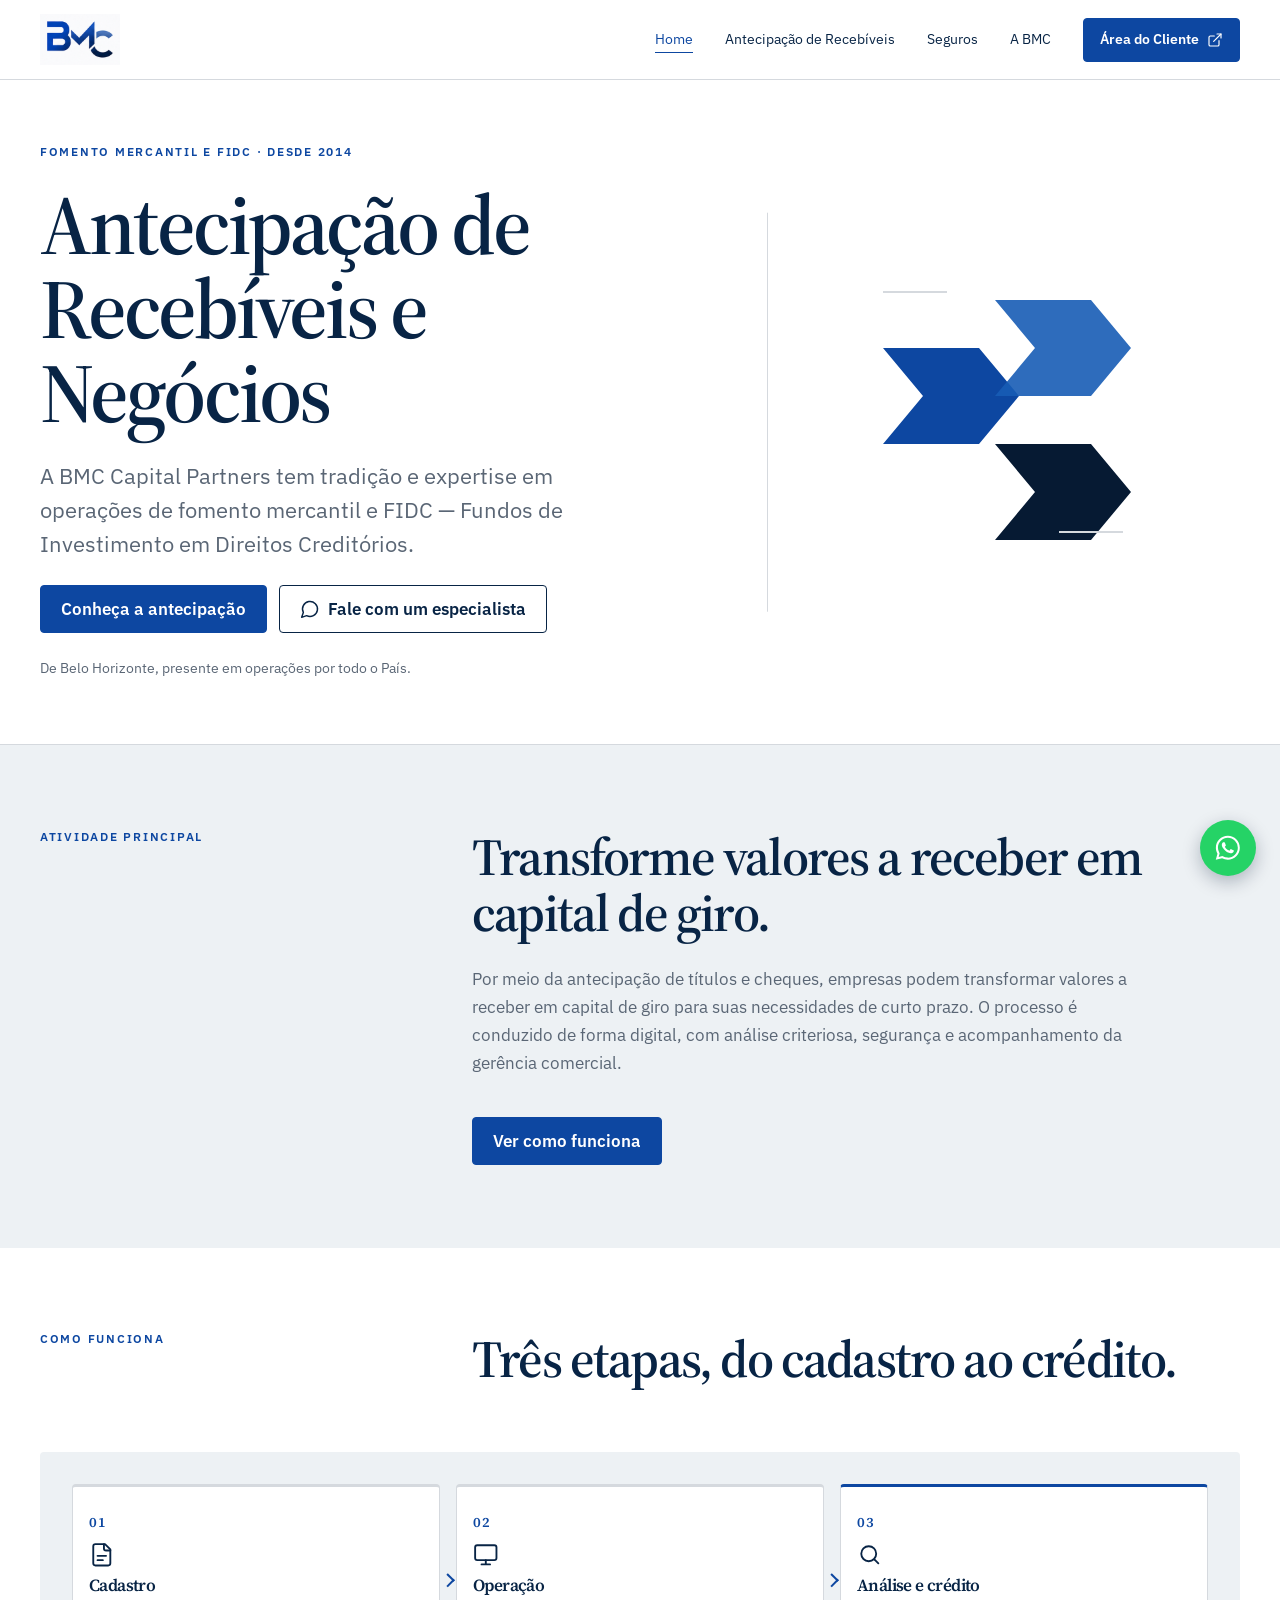
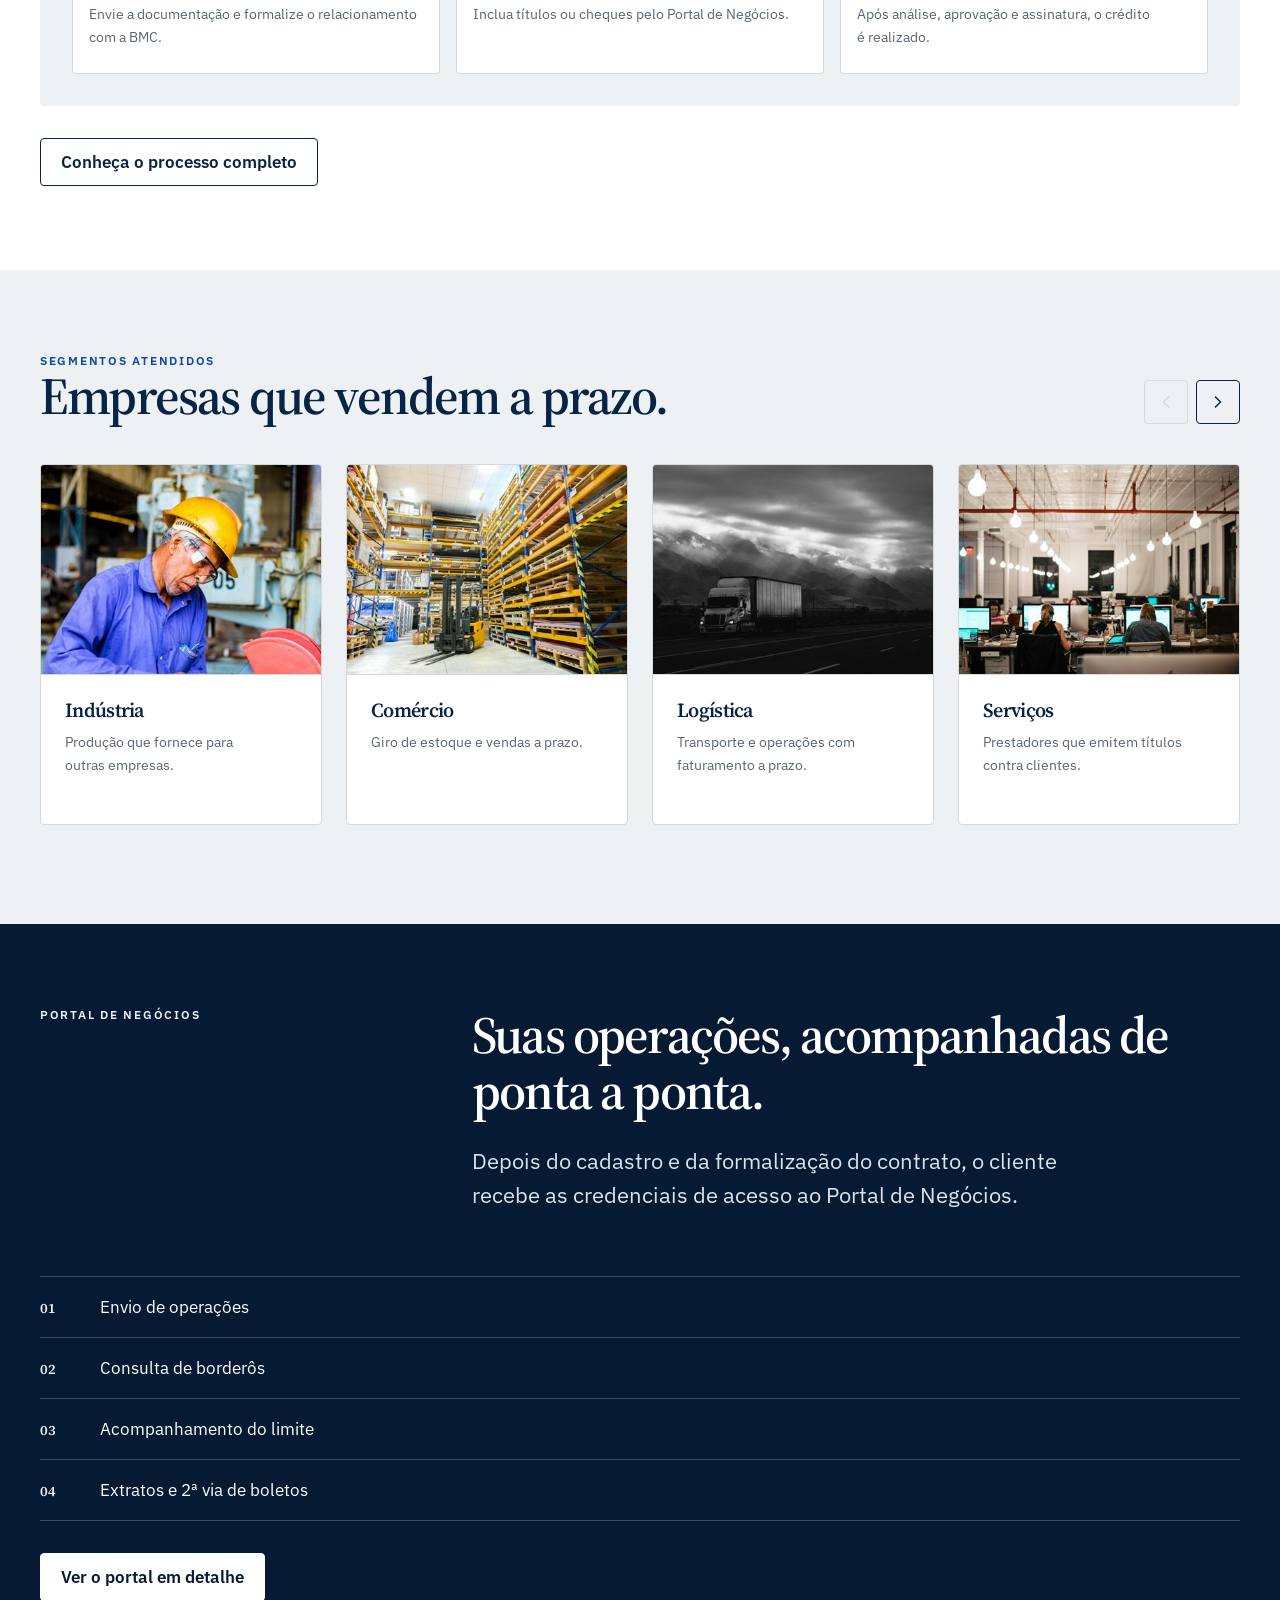
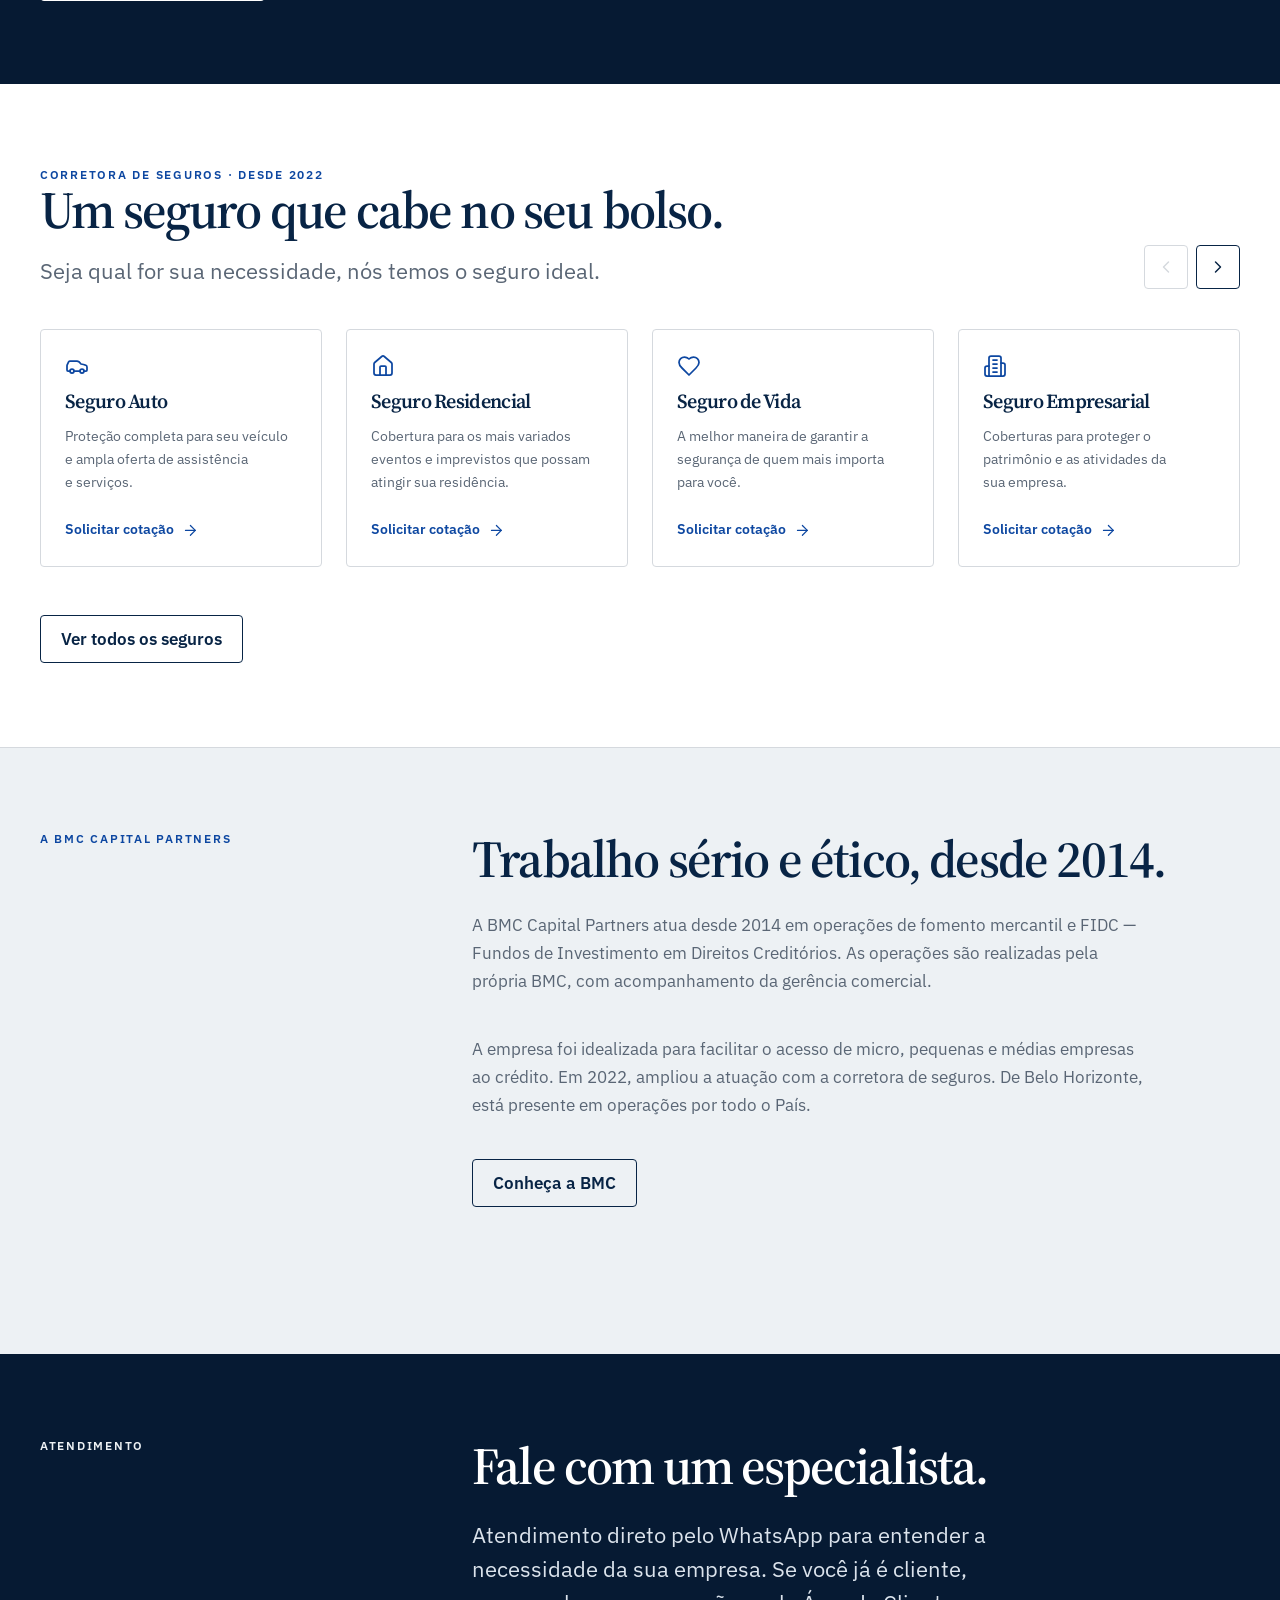
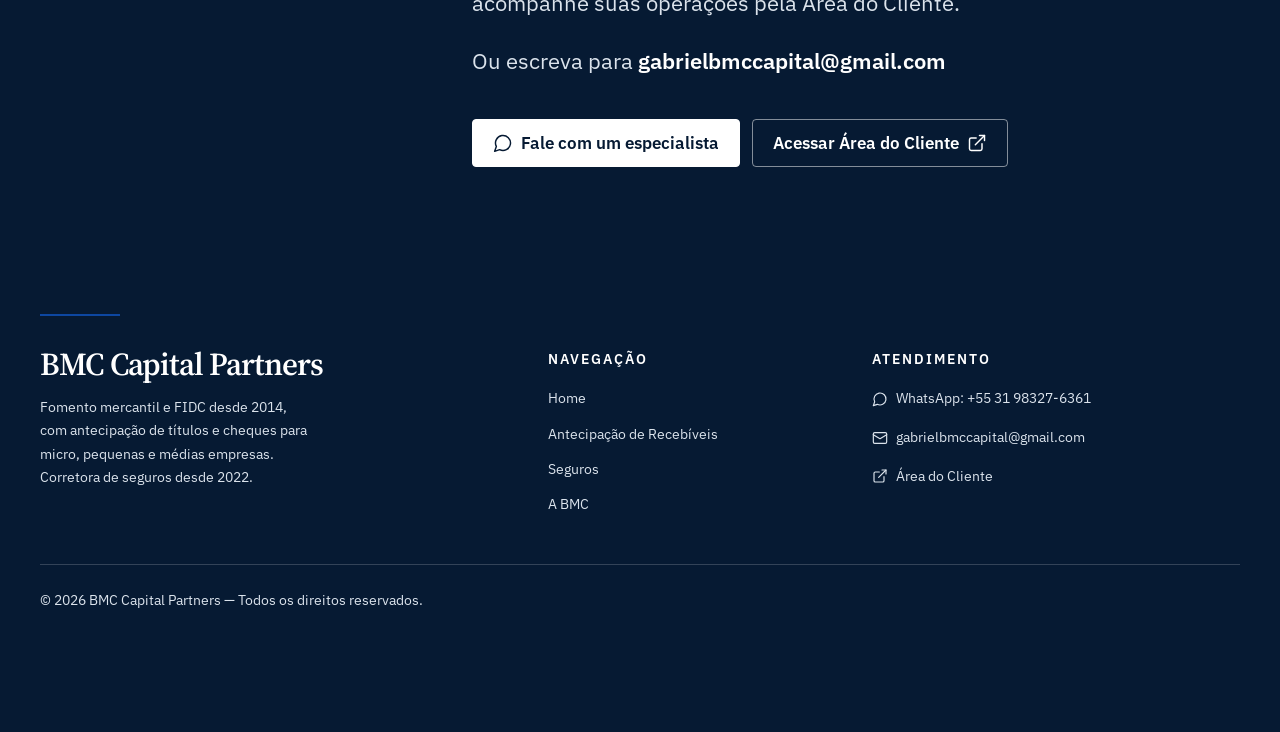
<file: index.html>
<!doctype html>
<html lang="pt-BR">
<head>
  <meta charset="utf-8">
  <meta name="viewport" content="width=device-width, initial-scale=1">
  <title>BMC Capital Partners — Antecipação de Recebíveis e Seguros</title>
  <meta name="description" content="A BMC Capital Partners atua desde 2014 em fomento mercantil e FIDC. Antecipe títulos e cheques e transforme valores a receber em capital de giro, com processo digital e análise criteriosa.">
  <meta name="theme-color" content="#061A33">
  <link rel="canonical" href="https://bmccapital.com.br/">
  <meta property="og:site_name" content="BMC Capital Partners">
  <meta property="og:type" content="website">
  <meta property="og:locale" content="pt_BR">
  <meta property="og:title" content="BMC Capital Partners — Antecipação de Recebíveis e Seguros">
  <meta property="og:description" content="Antecipação de títulos e cheques para transformar valores a receber em capital de giro, com processo digital e análise criteriosa.">
  <meta property="og:url" content="https://bmccapital.com.br/">
  <link rel="icon" href="/assets/images/favicon/favicon.ico" sizes="48x48">
  <link rel="icon" type="image/png" sizes="32x32" href="/assets/images/favicon/favicon-32x32.png">
  <link rel="icon" type="image/png" sizes="16x16" href="/assets/images/favicon/favicon-16x16.png">
  <link rel="apple-touch-icon" href="/assets/images/favicon/apple-touch-icon.png">
  <link rel="manifest" href="/assets/images/favicon/site.webmanifest">
  <link rel="preconnect" href="https://fonts.googleapis.com">
  <link rel="preconnect" href="https://fonts.gstatic.com" crossorigin>
  <link rel="stylesheet" href="https://fonts.googleapis.com/css2?family=IBM+Plex+Sans:wght@400;500;600&family=Source+Serif+4:opsz,wght@8..60,400;8..60,500;8..60,600&display=swap">
  <link rel="stylesheet" href="/assets/css/styles.css?v=20260901">
  <script src="/assets/js/main.js?v=20260901" defer></script>
</head>
<body>
  <a class="pular-link" href="#conteudo">Pular para o conteúdo</a>

  <header class="bmc-header">
    <div class="bmc-container bmc-header__inner">
      <a class="bmc-header__logo" href="/">
        <img src="/assets/images/bmc-logo.png" alt="BMC Capital Partners — página inicial" width="245" height="156">
      </a>
      <button class="bmc-menu-toggle" type="button" aria-expanded="false" aria-controls="menu-principal">
        <svg class="bmc-icon bmc-icon--menu" viewBox="0 0 24 24" aria-hidden="true"><path d="M4 6h16"/><path d="M4 12h16"/><path d="M4 18h16"/></svg>
        <svg class="bmc-icon bmc-icon--fechar" viewBox="0 0 24 24" aria-hidden="true"><path d="M18 6 6 18"/><path d="m6 6 12 12"/></svg>
        Menu
      </button>
      <nav class="bmc-nav" id="menu-principal" aria-label="Navegação principal">
        <ul>
          <li><a class="bmc-nav__link" href="/" aria-current="page">Home</a></li>
          <li><a class="bmc-nav__link" href="/antecipacao-de-recebiveis">Antecipação de Recebíveis</a></li>
          <li><a class="bmc-nav__link" href="/corretora-seguros">Seguros</a></li>
          <li><a class="bmc-nav__link" href="/quem-somos">A BMC</a></li>
        </ul>
        <a class="bmc-button bmc-button--small" href="https://www.difactweb.com.br/difactwebV1/#/290/350/login" target="_blank" rel="noopener noreferrer">
          Área do Cliente
          <svg class="bmc-icon" viewBox="0 0 24 24" aria-hidden="true" style="width:1rem;height:1rem"><path d="M15 3h6v6"/><path d="M10 14 21 3"/><path d="M18 13v6a2 2 0 0 1-2 2H5a2 2 0 0 1-2-2V8a2 2 0 0 1 2-2h6"/></svg>
          <span class="sr-only">(abre em nova guia — sistema externo DiFactWeb)</span>
        </a>
      </nav>
    </div>
  </header>

  <main id="conteudo">

    <!-- 1. Hero -->
    <section class="bmc-hero bmc-hero--tipografico" aria-labelledby="titulo-hero">
      <div class="bmc-container">
        <div class="bmc-hero__grid">
          <div class="bmc-hero__copy">
            <p class="bmc-eyebrow">Fomento mercantil e FIDC · desde 2014</p>
            <h1 class="bmc-display" id="titulo-hero">Antecipação de Recebíveis e Negócios</h1>
            <p class="bmc-lead">
              A BMC Capital Partners tem tradição e expertise em operações de fomento
              mercantil e FIDC — Fundos de Investimento em Direitos Creditórios.
            </p>
            <div class="bmc-actions">
              <a class="bmc-button" href="/antecipacao-de-recebiveis">Conheça a antecipação</a>
              <a class="bmc-button bmc-button--secondary" href="https://wa.me/5531983276361?text=Ol%C3%A1%2C%20vim%20pelo%20site%20da%20BMC%20Capital%20Partners%20e%20gostaria%20de%20falar%20com%20um%20especialista." target="_blank" rel="noopener noreferrer">
                <svg class="bmc-icon bmc-button__icon" viewBox="0 0 24 24" aria-hidden="true"><path d="M7.9 20A9 9 0 1 0 4 16.1L2 22Z"/></svg>
                Fale com um especialista
                <span class="sr-only">(abre em nova guia — WhatsApp)</span>
              </a>
            </div>
            <p class="bmc-hero__note">De Belo Horizonte, presente em operações por todo o País.</p>
          </div>

          <div class="bmc-hero__marca" aria-hidden="true">
            <svg viewBox="0 0 320 320" fill="none" xmlns="http://www.w3.org/2000/svg">
              <path d="M40 96h96l40 48-40 48H40l40-48z" fill="#0d47a1"/>
              <path d="M152 48h96l40 48-40 48h-96l40-48z" fill="#185db5" opacity=".9"/>
              <path d="M152 192h96l40 48-40 48h-96l40-48z" fill="#061a33"/>
              <path d="M40 40h64" stroke="#d5d9de" stroke-width="2"/>
              <path d="M216 280h64" stroke="#d5d9de" stroke-width="2"/>
            </svg>
          </div>
        </div>
      </div>
    </section>

    <!-- 3. Apresentação principal da antecipação -->
    <section class="bmc-section bmc-section--paper" aria-labelledby="titulo-antecipacao">
      <div class="bmc-container">
        <div class="bmc-section__intro bmc-anima" style="margin-bottom:0">
          <p class="bmc-eyebrow">Atividade principal</p>
          <div>
            <h2 class="bmc-title" id="titulo-antecipacao">Transforme valores a receber em capital de giro.</h2>
            <p class="bmc-copy">
              Por meio da antecipação de títulos e cheques, empresas podem transformar
              valores a receber em capital de giro para suas necessidades de curto prazo.
              O processo é conduzido de forma digital, com análise criteriosa, segurança
              e acompanhamento da gerência comercial.
            </p>
            <div class="bmc-actions" style="margin-top: var(--bmc-space-4)">
              <a class="bmc-button" href="/antecipacao-de-recebiveis">Ver como funciona</a>
            </div>
          </div>
        </div>
      </div>
    </section>

    <!-- 4. Como funciona, em três etapas -->
    <section class="bmc-section" aria-labelledby="titulo-como">
      <div class="bmc-container">
        <div class="bmc-section__intro">
          <p class="bmc-eyebrow">Como funciona</p>
          <div>
            <h2 class="bmc-title" id="titulo-como">Três etapas, do cadastro ao crédito.</h2>
          </div>
        </div>

        <ol class="bmc-fluxo bmc-fluxo--tres bmc-anima">
          <li class="bmc-fluxo__etapa">
            <span class="bmc-fluxo__num">01</span>
            <svg class="bmc-icon" viewBox="0 0 24 24" aria-hidden="true"><path d="M14 2v4a2 2 0 0 0 2 2h4"/><path d="M15 2H6a2 2 0 0 0-2 2v16a2 2 0 0 0 2 2h12a2 2 0 0 0 2-2V7z"/><path d="M8 13h8M8 17h5"/></svg>
            <h3>Cadastro</h3>
            <p>Envie a documentação e formalize o relacionamento com a BMC.</p>
          </li>
          <li class="bmc-fluxo__etapa">
            <span class="bmc-fluxo__num">02</span>
            <svg class="bmc-icon" viewBox="0 0 24 24" aria-hidden="true"><rect width="20" height="14" x="2" y="3" rx="2"/><path d="M8 21h8M12 17v4"/></svg>
            <h3>Operação</h3>
            <p>Inclua títulos ou cheques pelo Portal de Negócios.</p>
          </li>
          <li class="bmc-fluxo__etapa">
            <span class="bmc-fluxo__num">03</span>
            <svg class="bmc-icon" viewBox="0 0 24 24" aria-hidden="true"><circle cx="11" cy="11" r="7"/><path d="m20 20-3.5-3.5"/></svg>
            <h3>Análise e crédito</h3>
            <p>Após análise, aprovação e assinatura, o crédito é realizado.</p>
          </li>
        </ol>

        <div class="bmc-actions bmc-anima bmc-anima--d1" style="margin-top: var(--bmc-space-8)">
          <a class="bmc-button bmc-button--secondary" href="/antecipacao-de-recebiveis">Conheça o processo completo</a>
        </div>
      </div>
    </section>

    <!-- 5. Segmentos atendidos -->
    <section class="bmc-section bmc-section--mist" aria-labelledby="titulo-segmentos">
      <div class="bmc-container">
        <div class="bmc-carrossel" data-carrossel>
          <div class="bmc-carrossel__topo">
            <div>
              <p class="bmc-eyebrow">Segmentos atendidos</p>
              <h2 class="bmc-title" id="titulo-segmentos">Empresas que vendem a prazo.</h2>
            </div>
            <div class="bmc-carrossel__controles">
              <button class="bmc-carrossel__btn" type="button" data-carrossel-anterior aria-label="Segmentos anteriores">
                <svg class="bmc-icon" viewBox="0 0 24 24" aria-hidden="true"><path d="m15 18-6-6 6-6"/></svg>
              </button>
              <button class="bmc-carrossel__btn" type="button" data-carrossel-proximo aria-label="Próximos segmentos">
                <svg class="bmc-icon" viewBox="0 0 24 24" aria-hidden="true"><path d="m9 18 6-6-6-6"/></svg>
              </button>
            </div>
          </div>

          <ul class="bmc-carrossel__trilho" tabindex="0" aria-label="Segmentos atendidos, lista rolável">
            <li class="bmc-segmento">
              <div class="bmc-segmento__arte">
                <img src="/assets/images/site/seg-industria-400.jpg"
                     srcset="/assets/images/site/seg-industria-400.jpg 400w,
                         /assets/images/site/seg-industria-800.jpg 800w"
                     sizes="(max-width: 800px) 78vw, 22vw"
                     alt="Operário esmerilhando uma peça metálica em uma indústria."
                     width="400" height="300" loading="lazy" decoding="async">
              </div>
              <div class="bmc-segmento__texto">
                <h3>Indústria</h3>
                <p>Produção que fornece para outras empresas.</p>
              </div>
            </li>
            <li class="bmc-segmento">
              <div class="bmc-segmento__arte">
                <img src="/assets/images/site/seg-comercio-400.jpg"
                     srcset="/assets/images/site/seg-comercio-400.jpg 400w,
                         /assets/images/site/seg-comercio-800.jpg 800w"
                     sizes="(max-width: 800px) 78vw, 22vw"
                     alt="Galpão com paletes organizados em prateleiras."
                     width="400" height="300" loading="lazy" decoding="async">
              </div>
              <div class="bmc-segmento__texto">
                <h3>Comércio</h3>
                <p>Giro de estoque e vendas a prazo.</p>
              </div>
            </li>
            <li class="bmc-segmento">
              <div class="bmc-segmento__arte">
                <img src="/assets/images/site/seg-logistica-400.jpg"
                     srcset="/assets/images/site/seg-logistica-400.jpg 400w,
                         /assets/images/site/seg-logistica-800.jpg 800w"
                     sizes="(max-width: 800px) 78vw, 22vw"
                     alt="Caminhão de carga em rodovia."
                     width="400" height="300" loading="lazy" decoding="async">
              </div>
              <div class="bmc-segmento__texto">
                <h3>Logística</h3>
                <p>Transporte e operações com faturamento a prazo.</p>
              </div>
            </li>
            <li class="bmc-segmento">
              <div class="bmc-segmento__arte">
                <img src="/assets/images/site/seg-servicos-400.jpg"
                     srcset="/assets/images/site/seg-servicos-400.jpg 400w,
                         /assets/images/site/seg-servicos-800.jpg 800w"
                     sizes="(max-width: 800px) 78vw, 22vw"
                     alt="Equipe trabalhando em um escritório aberto."
                     width="400" height="300" loading="lazy" decoding="async">
              </div>
              <div class="bmc-segmento__texto">
                <h3>Serviços</h3>
                <p>Prestadores que emitem títulos contra clientes.</p>
              </div>
            </li>
            <li class="bmc-segmento">
              <div class="bmc-segmento__arte">
                <img src="/assets/images/site/seg-agronegocio-400.jpg"
                     srcset="/assets/images/site/seg-agronegocio-400.jpg 400w,
                         /assets/images/site/seg-agronegocio-800.jpg 800w"
                     sizes="(max-width: 800px) 78vw, 22vw"
                     alt="Trator diante de silos de armazenagem de grãos."
                     width="400" height="300" loading="lazy" decoding="async">
              </div>
              <div class="bmc-segmento__texto">
                <h3>Agronegócio</h3>
                <p>Empresas do agronegócio que operam com vendas e recebimentos a prazo.</p>
              </div>
            </li>
          </ul>
        </div>
      </div>
    </section>

    <!-- 6. Portal de Negócios -->
    <section class="bmc-section bmc-section--dark" aria-labelledby="titulo-portal">
      <div class="bmc-container">
        <div class="bmc-section__intro">
          <p class="bmc-eyebrow bmc-eyebrow--on-dark">Portal de Negócios</p>
          <div>
            <h2 class="bmc-title" id="titulo-portal">Suas operações, acompanhadas de ponta a ponta.</h2>
            <p class="bmc-lead">
              Depois do cadastro e da formalização do contrato, o cliente recebe as
              credenciais de acesso ao Portal de Negócios.
            </p>
          </div>
        </div>

        <ol class="bmc-portal-lista bmc-anima">
          <li>Envio de operações</li>
          <li>Consulta de borderôs</li>
          <li>Acompanhamento do limite</li>
          <li>Extratos e 2ª via de boletos</li>
        </ol>

        <div class="bmc-actions bmc-anima bmc-anima--d1" style="margin-top: var(--bmc-space-8)">
          <a class="bmc-button bmc-button--on-dark" href="/antecipacao-de-recebiveis">Ver o portal em detalhe</a>
        </div>
      </div>
    </section>

    <!-- 7. Seguros -->
    <section class="bmc-section" aria-labelledby="titulo-seguros">
      <div class="bmc-container">
        <div class="bmc-carrossel" data-carrossel>
          <div class="bmc-carrossel__topo">
            <div>
              <p class="bmc-eyebrow">Corretora de Seguros · desde 2022</p>
              <h2 class="bmc-title" id="titulo-seguros">Um seguro que cabe no seu bolso.</h2>
              <p class="bmc-lead" style="margin-top: var(--bmc-space-4)">
                Seja qual for sua necessidade, nós temos o seguro ideal.
              </p>
            </div>
            <div class="bmc-carrossel__controles">
              <button class="bmc-carrossel__btn" type="button" data-carrossel-anterior aria-label="Seguros anteriores">
                <svg class="bmc-icon" viewBox="0 0 24 24" aria-hidden="true"><path d="m15 18-6-6 6-6"/></svg>
              </button>
              <button class="bmc-carrossel__btn" type="button" data-carrossel-proximo aria-label="Próximos seguros">
                <svg class="bmc-icon" viewBox="0 0 24 24" aria-hidden="true"><path d="m9 18 6-6-6-6"/></svg>
              </button>
            </div>
          </div>

          <ul class="bmc-carrossel__trilho" tabindex="0" aria-label="Modalidades de seguro, lista rolável">
            <li class="bmc-seguro">
              <svg class="bmc-icon" viewBox="0 0 24 24" aria-hidden="true"><path d="M19 17h2c.6 0 1-.4 1-1v-3c0-.9-.7-1.7-1.5-1.9C18.7 10.6 16 10 16 10s-1.3-1.4-2.2-2.3c-.5-.4-1.1-.7-1.8-.7H5c-.6 0-1.1.4-1.4.9l-1.4 2.9A3.7 3.7 0 0 0 2 12v4c0 .6.4 1 1 1h2"/><circle cx="7" cy="17" r="2"/><path d="M9 17h6"/><circle cx="17" cy="17" r="2"/></svg>
              <h3>Seguro Auto</h3>
              <p>Proteção completa para seu veículo e ampla oferta de assistência e serviços.</p>
              <a class="bmc-link" href="https://wa.me/5531983276361?text=Ol%C3%A1%2C%20vim%20pela%20p%C3%A1gina%20de%20Seguros%20da%20BMC%20Capital%20Partners%20e%20gostaria%20de%20solicitar%20uma%20cota%C3%A7%C3%A3o%20de%20Seguro%20Auto." target="_blank" rel="noopener noreferrer">
                Solicitar cotação
                <svg class="bmc-icon" viewBox="0 0 24 24" aria-hidden="true" style="width:1.05rem;height:1.05rem"><path d="M5 12h14"/><path d="m12 5 7 7-7 7"/></svg>
                <span class="sr-only">de Seguro Auto (abre em nova guia — WhatsApp)</span>
              </a>
            </li>
            <li class="bmc-seguro">
              <svg class="bmc-icon" viewBox="0 0 24 24" aria-hidden="true"><path d="M15 21v-8a1 1 0 0 0-1-1h-4a1 1 0 0 0-1 1v8"/><path d="M3 10a2 2 0 0 1 .709-1.528l7-5.999a2 2 0 0 1 2.582 0l7 5.999A2 2 0 0 1 21 10v9a2 2 0 0 1-2 2H5a2 2 0 0 1-2-2z"/></svg>
              <h3>Seguro Residencial</h3>
              <p>Cobertura para os mais variados eventos e imprevistos que possam atingir sua residência.</p>
              <a class="bmc-link" href="https://wa.me/5531983276361?text=Ol%C3%A1%2C%20vim%20pela%20p%C3%A1gina%20de%20Seguros%20da%20BMC%20Capital%20Partners%20e%20gostaria%20de%20solicitar%20uma%20cota%C3%A7%C3%A3o%20de%20Seguro%20Residencial." target="_blank" rel="noopener noreferrer">
                Solicitar cotação
                <svg class="bmc-icon" viewBox="0 0 24 24" aria-hidden="true" style="width:1.05rem;height:1.05rem"><path d="M5 12h14"/><path d="m12 5 7 7-7 7"/></svg>
                <span class="sr-only">de Seguro Residencial (abre em nova guia — WhatsApp)</span>
              </a>
            </li>
            <li class="bmc-seguro">
              <svg class="bmc-icon" viewBox="0 0 24 24" aria-hidden="true"><path d="M19 14c1.49-1.46 3-3.21 3-5.5A5.5 5.5 0 0 0 16.5 3c-1.76 0-3 .5-4.5 2-1.5-1.5-2.74-2-4.5-2A5.5 5.5 0 0 0 2 8.5c0 2.3 1.5 4.05 3 5.5l7 7Z"/></svg>
              <h3>Seguro de Vida</h3>
              <p>A melhor maneira de garantir a segurança de quem mais importa para você.</p>
              <a class="bmc-link" href="https://wa.me/5531983276361?text=Ol%C3%A1%2C%20vim%20pela%20p%C3%A1gina%20de%20Seguros%20da%20BMC%20Capital%20Partners%20e%20gostaria%20de%20solicitar%20uma%20cota%C3%A7%C3%A3o%20de%20Seguro%20de%20Vida." target="_blank" rel="noopener noreferrer">
                Solicitar cotação
                <svg class="bmc-icon" viewBox="0 0 24 24" aria-hidden="true" style="width:1.05rem;height:1.05rem"><path d="M5 12h14"/><path d="m12 5 7 7-7 7"/></svg>
                <span class="sr-only">de Seguro de Vida (abre em nova guia — WhatsApp)</span>
              </a>
            </li>
            <li class="bmc-seguro">
              <svg class="bmc-icon" viewBox="0 0 24 24" aria-hidden="true"><path d="M6 22V4a2 2 0 0 1 2-2h8a2 2 0 0 1 2 2v18Z"/><path d="M6 12H4a2 2 0 0 0-2 2v6a2 2 0 0 0 2 2h2"/><path d="M18 9h2a2 2 0 0 1 2 2v9a2 2 0 0 1-2 2h-2"/><path d="M10 6h4M10 10h4M10 14h4M10 18h4"/></svg>
              <h3>Seguro Empresarial</h3>
              <p>Coberturas para proteger o patrimônio e as atividades da sua empresa.</p>
              <a class="bmc-link" href="https://wa.me/5531983276361?text=Ol%C3%A1%2C%20vim%20pela%20p%C3%A1gina%20de%20Seguros%20da%20BMC%20Capital%20Partners%20e%20gostaria%20de%20solicitar%20uma%20cota%C3%A7%C3%A3o%20de%20Seguro%20Empresarial." target="_blank" rel="noopener noreferrer">
                Solicitar cotação
                <svg class="bmc-icon" viewBox="0 0 24 24" aria-hidden="true" style="width:1.05rem;height:1.05rem"><path d="M5 12h14"/><path d="m12 5 7 7-7 7"/></svg>
                <span class="sr-only">de Seguro Empresarial (abre em nova guia — WhatsApp)</span>
              </a>
            </li>
            <li class="bmc-seguro">
              <svg class="bmc-icon" viewBox="0 0 24 24" aria-hidden="true"><path d="M17.8 19.2 16 11l3.5-3.5C21 6 21.5 4 21 3c-1-.5-3 0-4.5 1.5L13 8 4.8 6.2c-.5-.1-.9.1-1.1.5l-.3.5c-.2.5-.1 1 .3 1.3L9 12l-2 3H4l-1 1 3 2 2 3 1-1v-3l3-2 3.5 5.3c.3.4.8.5 1.3.3l.5-.2c.4-.3.6-.7.5-1.2z"/></svg>
              <h3>Seguro Viagem</h3>
              <p>Garantia de tranquilidade para aquele momento tão planejado, seja a trabalho ou lazer.</p>
              <a class="bmc-link" href="https://wa.me/5531983276361?text=Ol%C3%A1%2C%20vim%20pela%20p%C3%A1gina%20de%20Seguros%20da%20BMC%20Capital%20Partners%20e%20gostaria%20de%20solicitar%20uma%20cota%C3%A7%C3%A3o%20de%20Seguro%20Viagem." target="_blank" rel="noopener noreferrer">
                Solicitar cotação
                <svg class="bmc-icon" viewBox="0 0 24 24" aria-hidden="true" style="width:1.05rem;height:1.05rem"><path d="M5 12h14"/><path d="m12 5 7 7-7 7"/></svg>
                <span class="sr-only">de Seguro Viagem (abre em nova guia — WhatsApp)</span>
              </a>
            </li>
            <li class="bmc-seguro">
              <svg class="bmc-icon" viewBox="0 0 24 24" aria-hidden="true"><path d="M11 17h3v2a1 1 0 0 0 1 1h2a1 1 0 0 0 1-1v-3a3.16 3.16 0 0 0 2-2h1a1 1 0 0 0 1-1v-2a1 1 0 0 0-1-1h-1a5 5 0 0 0-2-3.5V4.5a.5.5 0 0 0-.5-.5 4.9 4.9 0 0 0-3 1.5A6.6 6.6 0 0 0 13 5c-4.5 0-7 2.5-7 6a6.2 6.2 0 0 0 1 3.5V17a1 1 0 0 0 1 1h2a1 1 0 0 0 1-1z"/><path d="M16 10h.01"/><path d="M2 8v1a2 2 0 0 0 2 2h1"/></svg>
              <h3>Previdência Privada</h3>
              <p>Planejamento financeiro para um futuro tranquilo ou para atingir aquele grande objetivo pessoal.</p>
              <a class="bmc-link" href="https://wa.me/5531983276361?text=Ol%C3%A1%2C%20vim%20pela%20p%C3%A1gina%20de%20Seguros%20da%20BMC%20Capital%20Partners%20e%20gostaria%20de%20solicitar%20uma%20cota%C3%A7%C3%A3o%20de%20Previd%C3%AAncia%20Privada." target="_blank" rel="noopener noreferrer">
                Solicitar cotação
                <svg class="bmc-icon" viewBox="0 0 24 24" aria-hidden="true" style="width:1.05rem;height:1.05rem"><path d="M5 12h14"/><path d="m12 5 7 7-7 7"/></svg>
                <span class="sr-only">de Previdência Privada (abre em nova guia — WhatsApp)</span>
              </a>
            </li>
          </ul>

          <div class="bmc-actions" style="margin-top: var(--bmc-space-8)">
            <a class="bmc-button bmc-button--secondary" href="/corretora-seguros">Ver todos os seguros</a>
          </div>
        </div>
      </div>
    </section>

    <!-- 8. A BMC Capital Partners -->
    <section class="bmc-section bmc-section--paper bmc-section--bordered" aria-labelledby="titulo-bmc">
      <div class="bmc-container">
        <div class="bmc-section__intro">
          <p class="bmc-eyebrow">A BMC Capital Partners</p>
          <div>
            <h2 class="bmc-title" id="titulo-bmc">Trabalho sério e ético, desde 2014.</h2>
            <p class="bmc-copy">
              A BMC Capital Partners atua desde 2014 em operações de fomento mercantil e
              FIDC — Fundos de Investimento em Direitos Creditórios. As operações são
              realizadas pela própria BMC, com acompanhamento da gerência comercial.
            </p>
            <p class="bmc-copy">
              A empresa foi idealizada para facilitar o acesso de micro, pequenas e médias
              empresas ao crédito. Em 2022, ampliou a atuação com a corretora de seguros.
              De Belo Horizonte, está presente em operações por todo o País.
            </p>
            <div class="bmc-actions" style="margin-top: var(--bmc-space-4)">
              <a class="bmc-button bmc-button--secondary" href="/quem-somos">Conheça a BMC</a>
            </div>
          </div>
        </div>
      </div>
    </section>

    <!-- 9. CTA final -->
    <section class="bmc-section bmc-section--dark" aria-labelledby="titulo-contato">
      <div class="bmc-container">
        <div class="bmc-section__intro" style="margin-bottom:0">
          <p class="bmc-eyebrow bmc-eyebrow--on-dark">Atendimento</p>
          <div>
            <h2 class="bmc-title" id="titulo-contato">Fale com um especialista.</h2>
            <p class="bmc-lead">
              Atendimento direto pelo WhatsApp para entender a necessidade da sua empresa.
              Se você já é cliente, acompanhe suas operações pela Área do Cliente.
            </p>
            <p class="bmc-lead">
              Ou escreva para
              <a class="bmc-link bmc-link--on-dark bmc-link--underlined" href="mailto:gabrielbmccapital@gmail.com">gabrielbmccapital@gmail.com</a>
            </p>
            <div class="bmc-actions" style="margin-top: var(--bmc-space-4)">
              <a class="bmc-button bmc-button--on-dark" href="https://wa.me/5531983276361?text=Ol%C3%A1%2C%20vim%20pelo%20site%20da%20BMC%20Capital%20Partners%20e%20gostaria%20de%20falar%20com%20um%20especialista." target="_blank" rel="noopener noreferrer">
                <svg class="bmc-icon bmc-button__icon" viewBox="0 0 24 24" aria-hidden="true"><path d="M7.9 20A9 9 0 1 0 4 16.1L2 22Z"/></svg>
                Fale com um especialista
                <span class="sr-only">(abre em nova guia — WhatsApp)</span>
              </a>
              <a class="bmc-button bmc-button--outline-on-dark" href="https://www.difactweb.com.br/difactwebV1/#/290/350/login" target="_blank" rel="noopener noreferrer">
                Acessar Área do Cliente
                <svg class="bmc-icon bmc-button__icon" viewBox="0 0 24 24" aria-hidden="true"><path d="M15 3h6v6"/><path d="M10 14 21 3"/><path d="M18 13v6a2 2 0 0 1-2 2H5a2 2 0 0 1-2-2V8a2 2 0 0 1 2-2h6"/></svg>
                <span class="sr-only">(abre em nova guia — sistema externo DiFactWeb)</span>
              </a>
            </div>
          </div>
        </div>
      </div>
    </section>
  </main>

  <footer class="bmc-footer">
    <div class="bmc-container">
      <div class="bmc-footer__rule" aria-hidden="true"></div>
      <div class="bmc-footer__grid">
        <div>
          <p class="bmc-footer__wordmark">BMC Capital Partners</p>
          <p class="bmc-footer__descricao">
            Fomento mercantil e FIDC desde 2014, com antecipação de títulos e cheques
            para micro, pequenas e médias empresas. Corretora de seguros desde 2022.
          </p>
        </div>
        <nav aria-label="Links do rodapé">
          <h2>Navegação</h2>
          <ul class="bmc-footer__list">
            <li><a href="/">Home</a></li>
            <li><a href="/antecipacao-de-recebiveis">Antecipação de Recebíveis</a></li>
            <li><a href="/corretora-seguros">Seguros</a></li>
            <li><a href="/quem-somos">A BMC</a></li>
          </ul>
        </nav>
        <div>
          <h2>Atendimento</h2>
          <ul class="bmc-footer__list">
            <li>
              <a href="https://wa.me/5531983276361?text=Ol%C3%A1%2C%20vim%20pelo%20site%20da%20BMC%20Capital%20Partners%20e%20gostaria%20de%20falar%20com%20um%20especialista." target="_blank" rel="noopener noreferrer">
                <svg class="bmc-icon" viewBox="0 0 24 24" aria-hidden="true" style="width:1rem;height:1rem"><path d="M7.9 20A9 9 0 1 0 4 16.1L2 22Z"/></svg>
                WhatsApp: +55 31 98327-6361
                <span class="sr-only">(abre em nova guia)</span>
              </a>
            </li>
                        <li>
              <a href="mailto:gabrielbmccapital@gmail.com">
                <svg class="bmc-icon" viewBox="0 0 24 24" aria-hidden="true" style="width:1rem;height:1rem"><rect width="20" height="16" x="2" y="4" rx="2"/><path d="m2 7 10 6 10-6"/></svg>
                gabrielbmccapital@gmail.com
              </a>
            </li><li>
              <a href="https://www.difactweb.com.br/difactwebV1/#/290/350/login" target="_blank" rel="noopener noreferrer">
                <svg class="bmc-icon" viewBox="0 0 24 24" aria-hidden="true" style="width:1rem;height:1rem"><path d="M15 3h6v6"/><path d="M10 14 21 3"/><path d="M18 13v6a2 2 0 0 1-2 2H5a2 2 0 0 1-2-2V8a2 2 0 0 1 2-2h6"/></svg>
                Área do Cliente
                <span class="sr-only">(abre em nova guia — sistema externo DiFactWeb)</span>
              </a>
            </li>
          </ul>
        </div>
      </div>
      <div class="bmc-footer__legal">
        <p>© <span data-ano>2026</span> BMC Capital Partners — Todos os direitos reservados.</p>
      </div>
    </div>
  </footer>
  <!-- Botão flutuante de WhatsApp (presente em todas as páginas) -->
  <a class="bmc-zap" href="https://wa.me/5531983276361?text=Ol%C3%A1%2C%20vim%20pelo%20site%20da%20BMC%20Capital%20Partners%20e%20gostaria%20de%20falar%20com%20um%20especialista."
     target="_blank" rel="noopener noreferrer"
     aria-label="Falar com um especialista pelo WhatsApp">
    <svg viewBox="0 0 32 32" aria-hidden="true" focusable="false"><path d="M16.04 3C8.9 3 3.1 8.8 3.1 15.94c0 2.28.6 4.5 1.74 6.46L3 29l6.77-1.77a12.9 12.9 0 0 0 6.27 1.6h.01c7.13 0 12.93-5.8 12.93-12.94C29 8.8 23.2 3 16.04 3Zm0 23.6h-.01a10.7 10.7 0 0 1-5.46-1.5l-.39-.23-4.02 1.05 1.07-3.92-.25-.4a10.65 10.65 0 0 1-1.63-5.66c0-5.93 4.83-10.75 10.76-10.75 2.87 0 5.57 1.12 7.6 3.15a10.68 10.68 0 0 1 3.15 7.61c0 5.93-4.83 10.75-10.82 10.75Zm5.9-8.05c-.32-.16-1.91-.94-2.2-1.05-.3-.11-.51-.16-.73.16-.21.32-.83 1.05-1.02 1.27-.19.21-.37.24-.69.08-.32-.16-1.36-.5-2.6-1.6-.96-.86-1.6-1.92-1.79-2.24-.19-.32-.02-.5.14-.66.15-.14.32-.37.48-.56.16-.19.21-.32.32-.53.11-.21.05-.4-.03-.56-.08-.16-.72-1.74-.99-2.38-.26-.62-.52-.54-.72-.55h-.62c-.21 0-.56.08-.85.4-.29.32-1.11 1.09-1.11 2.65s1.14 3.08 1.3 3.29c.16.21 2.24 3.42 5.43 4.8.76.33 1.35.52 1.81.67.76.24 1.45.21 2 .13.61-.09 1.91-.78 2.18-1.54.27-.76.27-1.4.19-1.54-.08-.13-.29-.21-.61-.37Z"/></svg>
  </a>
</body>
</html>
</file>
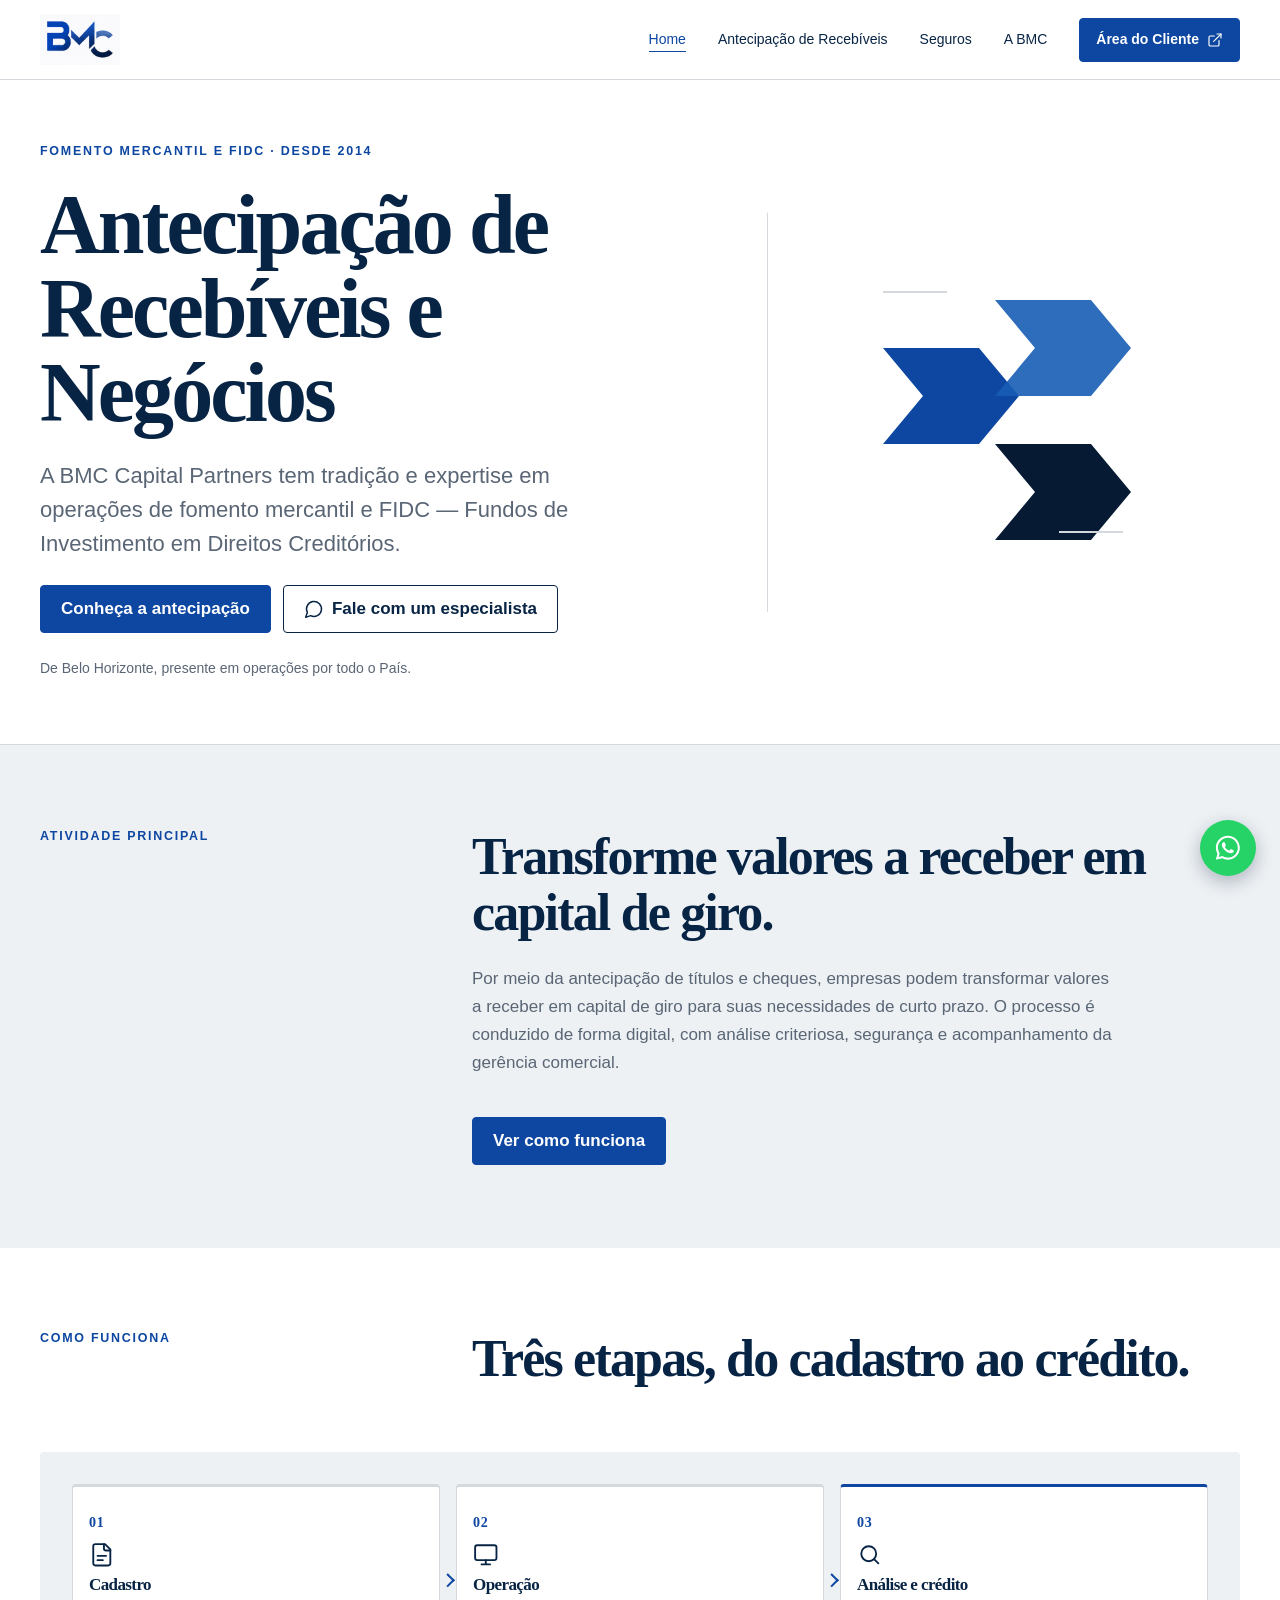
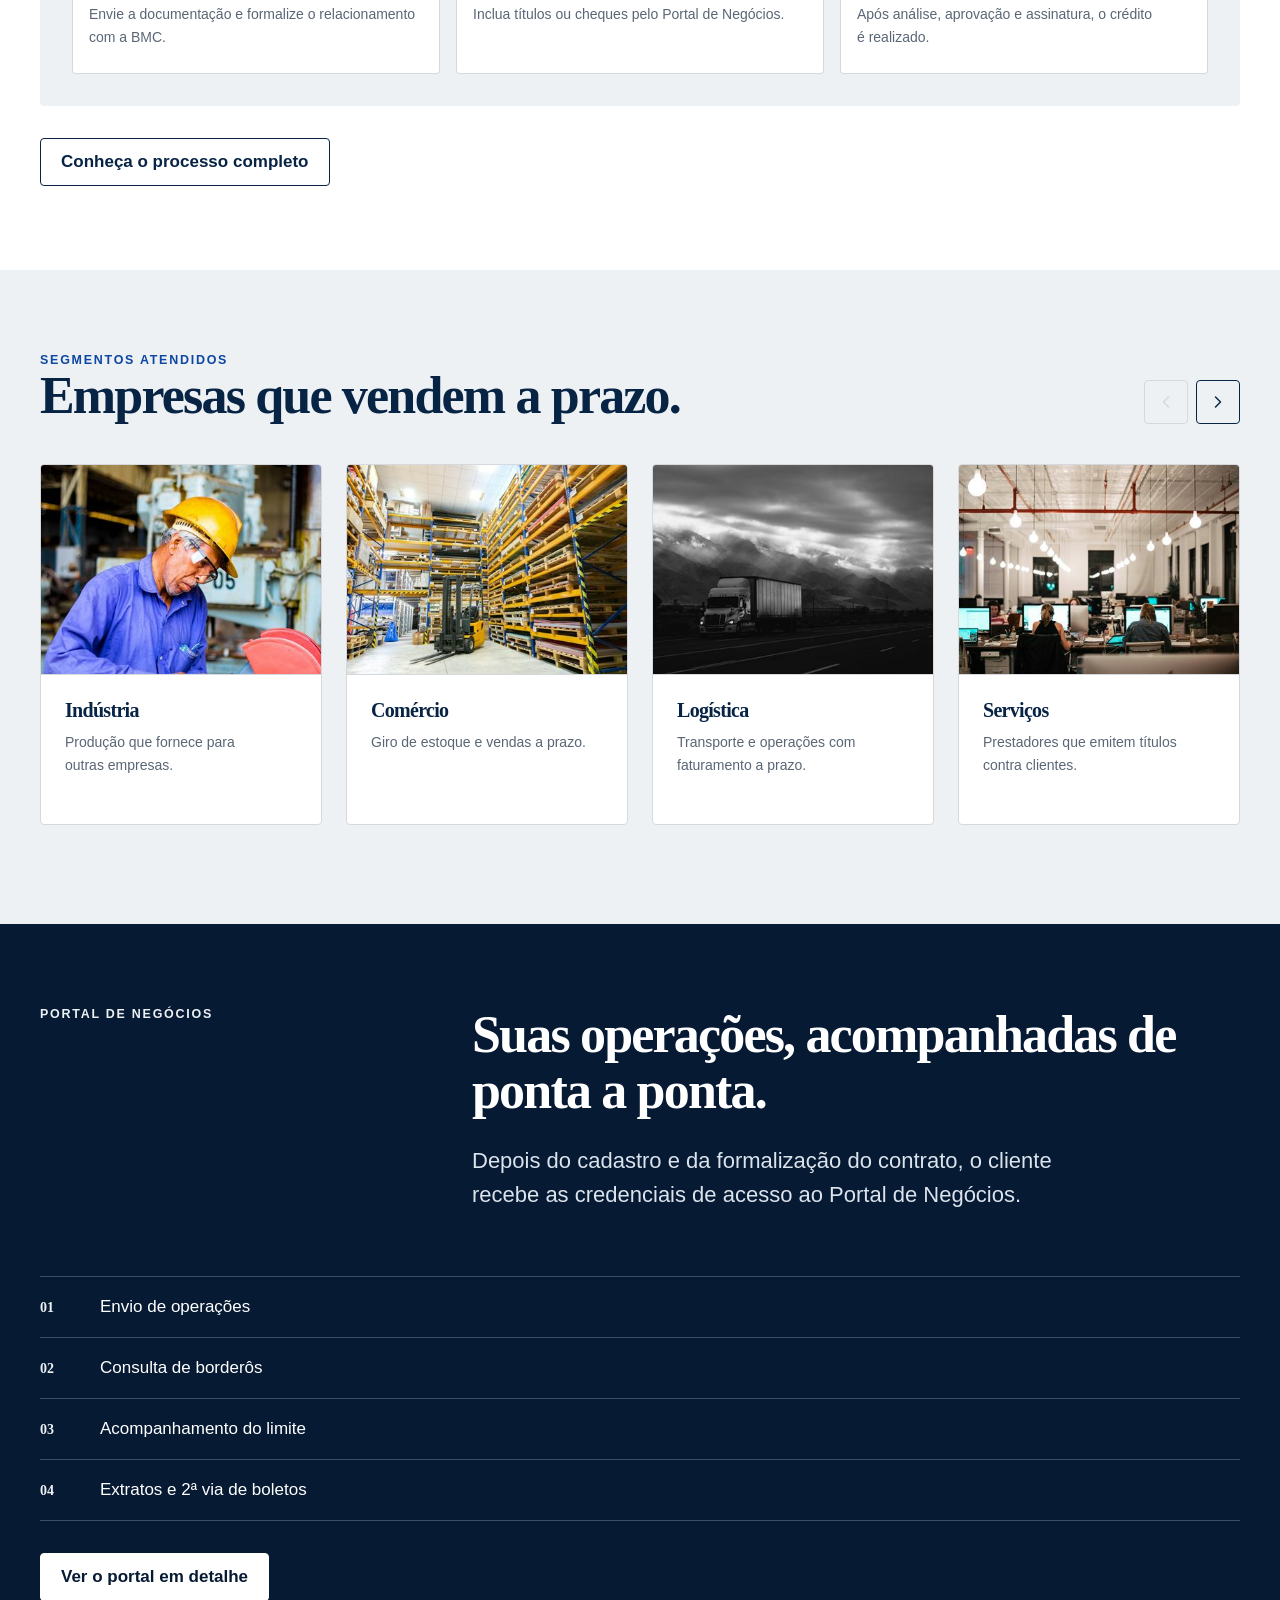
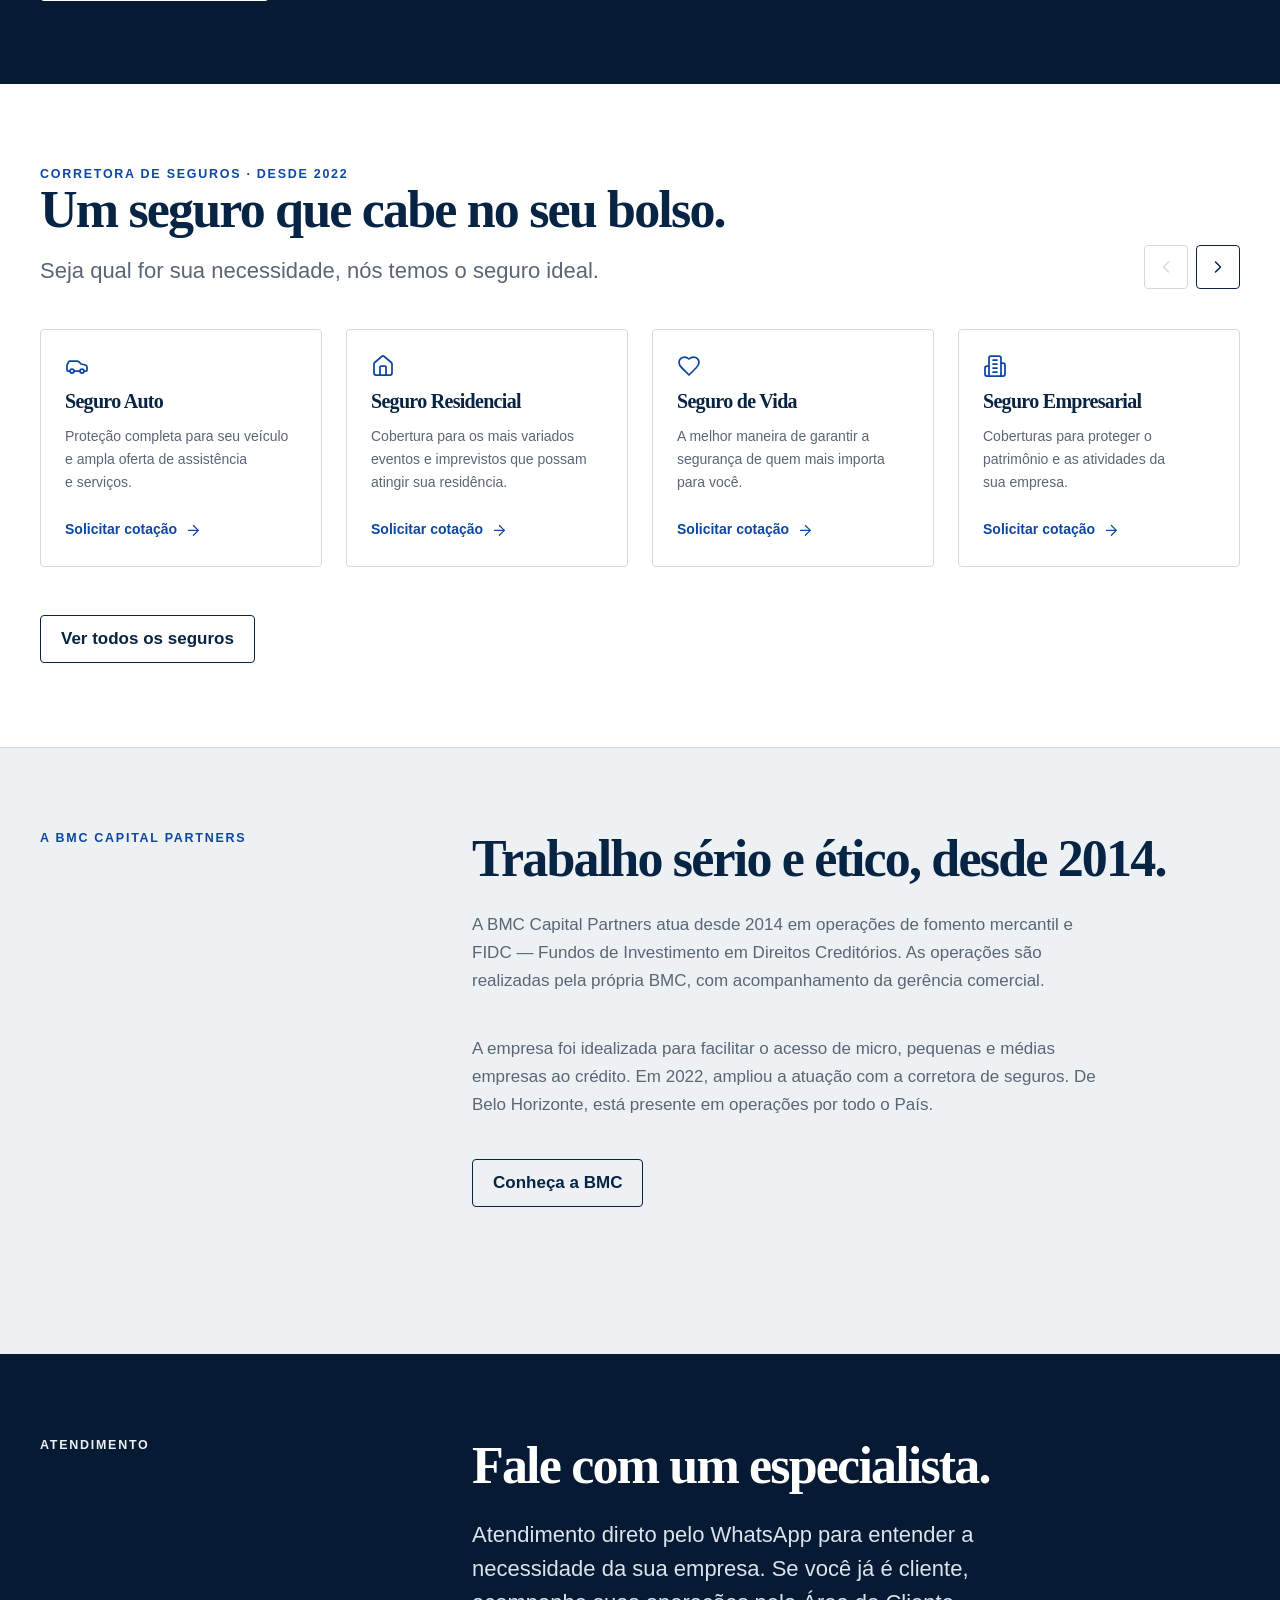
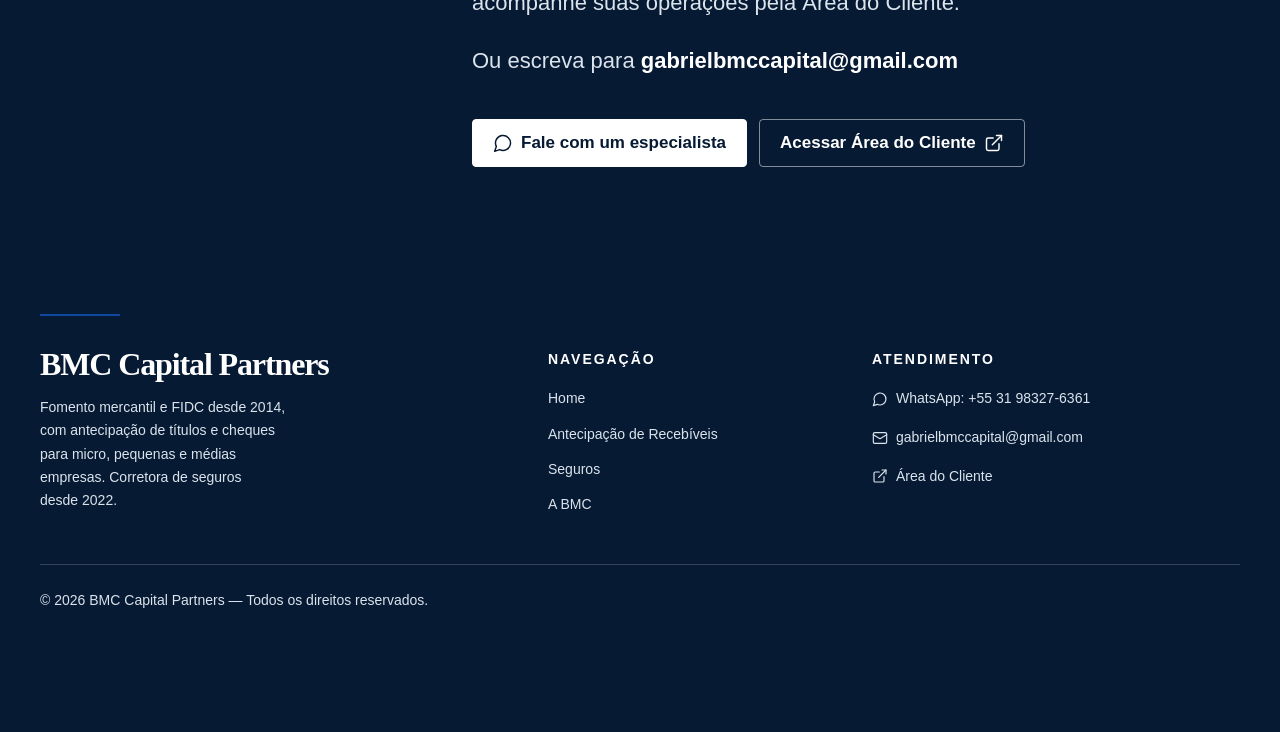
<file: public/index.html>
<!doctype html>
<html lang="pt-BR">
<head>
  <meta charset="utf-8">
  <meta name="viewport" content="width=device-width, initial-scale=1">
  <title>BMC Capital Partners — Antecipação de Recebíveis e Seguros</title>
  <meta name="description" content="A BMC Capital Partners atua desde 2014 em fomento mercantil e FIDC. Antecipe títulos e cheques e transforme valores a receber em capital de giro, com processo digital e análise criteriosa.">
  <meta name="theme-color" content="#061A33">
  <link rel="canonical" href="https://bmccapital.com.br/">
  <meta property="og:site_name" content="BMC Capital Partners">
  <meta property="og:type" content="website">
  <meta property="og:locale" content="pt_BR">
  <meta property="og:title" content="BMC Capital Partners — Antecipação de Recebíveis e Seguros">
  <meta property="og:description" content="Antecipação de títulos e cheques para transformar valores a receber em capital de giro, com processo digital e análise criteriosa.">
  <meta property="og:url" content="https://bmccapital.com.br/">
  <link rel="icon" href="/assets/images/favicon/favicon.ico" sizes="48x48">
  <link rel="icon" type="image/png" sizes="32x32" href="/assets/images/favicon/favicon-32x32.png">
  <link rel="icon" type="image/png" sizes="16x16" href="/assets/images/favicon/favicon-16x16.png">
  <link rel="apple-touch-icon" href="/assets/images/favicon/apple-touch-icon.png">
  <link rel="manifest" href="/assets/images/favicon/site.webmanifest">
  <link rel="stylesheet" href="/assets/css/styles.css?v=28e05145">
  <script src="/assets/js/main.js?v=b5ebd4da" defer></script>
</head>
<body>
  <a class="pular-link" href="#conteudo">Pular para o conteúdo</a>

  <header class="bmc-header">
    <div class="bmc-container bmc-header__inner">
      <a class="bmc-header__logo" href="/">
        <img src="/assets/images/bmc-logo.png" alt="BMC Capital Partners — página inicial" width="245" height="156">
      </a>
      <button class="bmc-menu-toggle" type="button" aria-expanded="false" aria-controls="menu-principal">
        <svg class="bmc-icon bmc-icon--menu" viewBox="0 0 24 24" aria-hidden="true"><path d="M4 6h16"/><path d="M4 12h16"/><path d="M4 18h16"/></svg>
        <svg class="bmc-icon bmc-icon--fechar" viewBox="0 0 24 24" aria-hidden="true"><path d="M18 6 6 18"/><path d="m6 6 12 12"/></svg>
        Menu
      </button>
      <nav class="bmc-nav" id="menu-principal" aria-label="Navegação principal">
        <ul>
          <li><a class="bmc-nav__link" href="/" aria-current="page">Home</a></li>
          <li><a class="bmc-nav__link" href="/antecipacao-de-recebiveis">Antecipação de Recebíveis</a></li>
          <li><a class="bmc-nav__link" href="/corretora-seguros">Seguros</a></li>
          <li><a class="bmc-nav__link" href="/quem-somos">A BMC</a></li>
        </ul>
        <a class="bmc-button bmc-button--small" href="https://www.difactweb.com.br/difactwebV1/#/290/350/login" target="_blank" rel="noopener noreferrer">
          Área do Cliente
          <svg class="bmc-icon" viewBox="0 0 24 24" aria-hidden="true" style="width:1rem;height:1rem"><path d="M15 3h6v6"/><path d="M10 14 21 3"/><path d="M18 13v6a2 2 0 0 1-2 2H5a2 2 0 0 1-2-2V8a2 2 0 0 1 2-2h6"/></svg>
          <span class="sr-only">(abre em nova guia — sistema externo DiFactWeb)</span>
        </a>
      </nav>
    </div>
  </header>

  <main id="conteudo">

    <!-- 1. Hero -->
    <section class="bmc-hero bmc-hero--tipografico" aria-labelledby="titulo-hero">
      <div class="bmc-container">
        <div class="bmc-hero__grid">
          <div class="bmc-hero__copy">
            <p class="bmc-eyebrow">Fomento mercantil e FIDC · desde 2014</p>
            <h1 class="bmc-display" id="titulo-hero">Antecipação de Recebíveis e Negócios</h1>
            <p class="bmc-lead">
              A BMC Capital Partners tem tradição e expertise em operações de fomento
              mercantil e FIDC — Fundos de Investimento em Direitos Creditórios.
            </p>
            <div class="bmc-actions">
              <a class="bmc-button" href="/antecipacao-de-recebiveis">Conheça a antecipação</a>
              <a class="bmc-button bmc-button--secondary" href="https://wa.me/5531983276361?text=Ol%C3%A1%2C%20vim%20pelo%20site%20da%20BMC%20Capital%20Partners%20e%20gostaria%20de%20falar%20com%20um%20especialista." target="_blank" rel="noopener noreferrer">
                <svg class="bmc-icon bmc-button__icon" viewBox="0 0 24 24" aria-hidden="true"><path d="M7.9 20A9 9 0 1 0 4 16.1L2 22Z"/></svg>
                Fale com um especialista
                <span class="sr-only">(abre em nova guia — WhatsApp)</span>
              </a>
            </div>
            <p class="bmc-hero__note">De Belo Horizonte, presente em operações por todo o País.</p>
          </div>

          <div class="bmc-hero__marca" aria-hidden="true">
            <svg viewBox="0 0 320 320" fill="none" xmlns="http://www.w3.org/2000/svg">
              <path d="M40 96h96l40 48-40 48H40l40-48z" fill="#0d47a1"/>
              <path d="M152 48h96l40 48-40 48h-96l40-48z" fill="#185db5" opacity=".9"/>
              <path d="M152 192h96l40 48-40 48h-96l40-48z" fill="#061a33"/>
              <path d="M40 40h64" stroke="#d5d9de" stroke-width="2"/>
              <path d="M216 280h64" stroke="#d5d9de" stroke-width="2"/>
            </svg>
          </div>
        </div>
      </div>
    </section>

    <!-- 3. Apresentação principal da antecipação -->
    <section class="bmc-section bmc-section--paper" aria-labelledby="titulo-antecipacao">
      <div class="bmc-container">
        <div class="bmc-section__intro bmc-anima" style="margin-bottom:0">
          <p class="bmc-eyebrow">Atividade principal</p>
          <div>
            <h2 class="bmc-title" id="titulo-antecipacao">Transforme valores a receber em capital de giro.</h2>
            <p class="bmc-copy">
              Por meio da antecipação de títulos e cheques, empresas podem transformar
              valores a receber em capital de giro para suas necessidades de curto prazo.
              O processo é conduzido de forma digital, com análise criteriosa, segurança
              e acompanhamento da gerência comercial.
            </p>
            <div class="bmc-actions" style="margin-top: var(--bmc-space-4)">
              <a class="bmc-button" href="/antecipacao-de-recebiveis">Ver como funciona</a>
            </div>
          </div>
        </div>
      </div>
    </section>

    <!-- 4. Como funciona, em três etapas -->
    <section class="bmc-section" aria-labelledby="titulo-como">
      <div class="bmc-container">
        <div class="bmc-section__intro">
          <p class="bmc-eyebrow">Como funciona</p>
          <div>
            <h2 class="bmc-title" id="titulo-como">Três etapas, do cadastro ao crédito.</h2>
          </div>
        </div>

        <ol class="bmc-fluxo bmc-fluxo--tres bmc-anima">
          <li class="bmc-fluxo__etapa">
            <span class="bmc-fluxo__num">01</span>
            <svg class="bmc-icon" viewBox="0 0 24 24" aria-hidden="true"><path d="M14 2v4a2 2 0 0 0 2 2h4"/><path d="M15 2H6a2 2 0 0 0-2 2v16a2 2 0 0 0 2 2h12a2 2 0 0 0 2-2V7z"/><path d="M8 13h8M8 17h5"/></svg>
            <h3>Cadastro</h3>
            <p>Envie a documentação e formalize o relacionamento com a BMC.</p>
          </li>
          <li class="bmc-fluxo__etapa">
            <span class="bmc-fluxo__num">02</span>
            <svg class="bmc-icon" viewBox="0 0 24 24" aria-hidden="true"><rect width="20" height="14" x="2" y="3" rx="2"/><path d="M8 21h8M12 17v4"/></svg>
            <h3>Operação</h3>
            <p>Inclua títulos ou cheques pelo Portal de Negócios.</p>
          </li>
          <li class="bmc-fluxo__etapa">
            <span class="bmc-fluxo__num">03</span>
            <svg class="bmc-icon" viewBox="0 0 24 24" aria-hidden="true"><circle cx="11" cy="11" r="7"/><path d="m20 20-3.5-3.5"/></svg>
            <h3>Análise e crédito</h3>
            <p>Após análise, aprovação e assinatura, o crédito é realizado.</p>
          </li>
        </ol>

        <div class="bmc-actions bmc-anima bmc-anima--d1" style="margin-top: var(--bmc-space-8)">
          <a class="bmc-button bmc-button--secondary" href="/antecipacao-de-recebiveis">Conheça o processo completo</a>
        </div>
      </div>
    </section>

    <!-- 5. Segmentos atendidos -->
    <section class="bmc-section bmc-section--mist" aria-labelledby="titulo-segmentos">
      <div class="bmc-container">
        <div class="bmc-carrossel" data-carrossel>
          <div class="bmc-carrossel__topo">
            <div>
              <p class="bmc-eyebrow">Segmentos atendidos</p>
              <h2 class="bmc-title" id="titulo-segmentos">Empresas que vendem a prazo.</h2>
            </div>
            <div class="bmc-carrossel__controles">
              <button class="bmc-carrossel__btn" type="button" data-carrossel-anterior aria-label="Segmentos anteriores">
                <svg class="bmc-icon" viewBox="0 0 24 24" aria-hidden="true"><path d="m15 18-6-6 6-6"/></svg>
              </button>
              <button class="bmc-carrossel__btn" type="button" data-carrossel-proximo aria-label="Próximos segmentos">
                <svg class="bmc-icon" viewBox="0 0 24 24" aria-hidden="true"><path d="m9 18 6-6-6-6"/></svg>
              </button>
            </div>
          </div>

          <ul class="bmc-carrossel__trilho" tabindex="0" aria-label="Segmentos atendidos, lista rolável">
            <li class="bmc-segmento">
              <div class="bmc-segmento__arte">
                <img src="/assets/images/site/seg-industria-400.jpg"
                     srcset="/assets/images/site/seg-industria-400.jpg 400w,
                         /assets/images/site/seg-industria-800.jpg 800w"
                     sizes="(max-width: 800px) 78vw, 22vw"
                     alt="Operário esmerilhando uma peça metálica em uma indústria."
                     width="400" height="300" loading="lazy" decoding="async">
              </div>
              <div class="bmc-segmento__texto">
                <h3>Indústria</h3>
                <p>Produção que fornece para outras empresas.</p>
              </div>
            </li>
            <li class="bmc-segmento">
              <div class="bmc-segmento__arte">
                <img src="/assets/images/site/seg-comercio-400.jpg"
                     srcset="/assets/images/site/seg-comercio-400.jpg 400w,
                         /assets/images/site/seg-comercio-800.jpg 800w"
                     sizes="(max-width: 800px) 78vw, 22vw"
                     alt="Galpão com paletes organizados em prateleiras."
                     width="400" height="300" loading="lazy" decoding="async">
              </div>
              <div class="bmc-segmento__texto">
                <h3>Comércio</h3>
                <p>Giro de estoque e vendas a prazo.</p>
              </div>
            </li>
            <li class="bmc-segmento">
              <div class="bmc-segmento__arte">
                <img src="/assets/images/site/seg-logistica-400.jpg"
                     srcset="/assets/images/site/seg-logistica-400.jpg 400w,
                         /assets/images/site/seg-logistica-800.jpg 800w"
                     sizes="(max-width: 800px) 78vw, 22vw"
                     alt="Caminhão de carga em rodovia."
                     width="400" height="300" loading="lazy" decoding="async">
              </div>
              <div class="bmc-segmento__texto">
                <h3>Logística</h3>
                <p>Transporte e operações com faturamento a prazo.</p>
              </div>
            </li>
            <li class="bmc-segmento">
              <div class="bmc-segmento__arte">
                <img src="/assets/images/site/seg-servicos-400.jpg"
                     srcset="/assets/images/site/seg-servicos-400.jpg 400w,
                         /assets/images/site/seg-servicos-800.jpg 800w"
                     sizes="(max-width: 800px) 78vw, 22vw"
                     alt="Equipe trabalhando em um escritório aberto."
                     width="400" height="300" loading="lazy" decoding="async">
              </div>
              <div class="bmc-segmento__texto">
                <h3>Serviços</h3>
                <p>Prestadores que emitem títulos contra clientes.</p>
              </div>
            </li>
            <li class="bmc-segmento">
              <div class="bmc-segmento__arte">
                <img src="/assets/images/site/seg-agronegocio-400.jpg"
                     srcset="/assets/images/site/seg-agronegocio-400.jpg 400w,
                         /assets/images/site/seg-agronegocio-800.jpg 800w"
                     sizes="(max-width: 800px) 78vw, 22vw"
                     alt="Trator diante de silos de armazenagem de grãos."
                     width="400" height="300" loading="lazy" decoding="async">
              </div>
              <div class="bmc-segmento__texto">
                <h3>Agronegócio</h3>
                <p>Empresas do agronegócio que operam com vendas e recebimentos a prazo.</p>
              </div>
            </li>
          </ul>
        </div>
      </div>
    </section>

    <!-- 6. Portal de Negócios -->
    <section class="bmc-section bmc-section--dark" aria-labelledby="titulo-portal">
      <div class="bmc-container">
        <div class="bmc-section__intro">
          <p class="bmc-eyebrow bmc-eyebrow--on-dark">Portal de Negócios</p>
          <div>
            <h2 class="bmc-title" id="titulo-portal">Suas operações, acompanhadas de ponta a ponta.</h2>
            <p class="bmc-lead">
              Depois do cadastro e da formalização do contrato, o cliente recebe as
              credenciais de acesso ao Portal de Negócios.
            </p>
          </div>
        </div>

        <ol class="bmc-portal-lista bmc-anima">
          <li>Envio de operações</li>
          <li>Consulta de borderôs</li>
          <li>Acompanhamento do limite</li>
          <li>Extratos e 2ª via de boletos</li>
        </ol>

        <div class="bmc-actions bmc-anima bmc-anima--d1" style="margin-top: var(--bmc-space-8)">
          <a class="bmc-button bmc-button--on-dark" href="/antecipacao-de-recebiveis">Ver o portal em detalhe</a>
        </div>
      </div>
    </section>

    <!-- 7. Seguros -->
    <section class="bmc-section" aria-labelledby="titulo-seguros">
      <div class="bmc-container">
        <div class="bmc-carrossel" data-carrossel>
          <div class="bmc-carrossel__topo">
            <div>
              <p class="bmc-eyebrow">Corretora de Seguros · desde 2022</p>
              <h2 class="bmc-title" id="titulo-seguros">Um seguro que cabe no seu bolso.</h2>
              <p class="bmc-lead" style="margin-top: var(--bmc-space-4)">
                Seja qual for sua necessidade, nós temos o seguro ideal.
              </p>
            </div>
            <div class="bmc-carrossel__controles">
              <button class="bmc-carrossel__btn" type="button" data-carrossel-anterior aria-label="Seguros anteriores">
                <svg class="bmc-icon" viewBox="0 0 24 24" aria-hidden="true"><path d="m15 18-6-6 6-6"/></svg>
              </button>
              <button class="bmc-carrossel__btn" type="button" data-carrossel-proximo aria-label="Próximos seguros">
                <svg class="bmc-icon" viewBox="0 0 24 24" aria-hidden="true"><path d="m9 18 6-6-6-6"/></svg>
              </button>
            </div>
          </div>

          <ul class="bmc-carrossel__trilho" tabindex="0" aria-label="Modalidades de seguro, lista rolável">
            <li class="bmc-seguro">
              <svg class="bmc-icon" viewBox="0 0 24 24" aria-hidden="true"><path d="M19 17h2c.6 0 1-.4 1-1v-3c0-.9-.7-1.7-1.5-1.9C18.7 10.6 16 10 16 10s-1.3-1.4-2.2-2.3c-.5-.4-1.1-.7-1.8-.7H5c-.6 0-1.1.4-1.4.9l-1.4 2.9A3.7 3.7 0 0 0 2 12v4c0 .6.4 1 1 1h2"/><circle cx="7" cy="17" r="2"/><path d="M9 17h6"/><circle cx="17" cy="17" r="2"/></svg>
              <h3>Seguro Auto</h3>
              <p>Proteção completa para seu veículo e ampla oferta de assistência e serviços.</p>
              <a class="bmc-link" href="https://wa.me/5531983276361?text=Ol%C3%A1%2C%20vim%20pela%20p%C3%A1gina%20de%20Seguros%20da%20BMC%20Capital%20Partners%20e%20gostaria%20de%20solicitar%20uma%20cota%C3%A7%C3%A3o%20de%20Seguro%20Auto." target="_blank" rel="noopener noreferrer">
                Solicitar cotação
                <svg class="bmc-icon" viewBox="0 0 24 24" aria-hidden="true" style="width:1.05rem;height:1.05rem"><path d="M5 12h14"/><path d="m12 5 7 7-7 7"/></svg>
                <span class="sr-only">de Seguro Auto (abre em nova guia — WhatsApp)</span>
              </a>
            </li>
            <li class="bmc-seguro">
              <svg class="bmc-icon" viewBox="0 0 24 24" aria-hidden="true"><path d="M15 21v-8a1 1 0 0 0-1-1h-4a1 1 0 0 0-1 1v8"/><path d="M3 10a2 2 0 0 1 .709-1.528l7-5.999a2 2 0 0 1 2.582 0l7 5.999A2 2 0 0 1 21 10v9a2 2 0 0 1-2 2H5a2 2 0 0 1-2-2z"/></svg>
              <h3>Seguro Residencial</h3>
              <p>Cobertura para os mais variados eventos e imprevistos que possam atingir sua residência.</p>
              <a class="bmc-link" href="https://wa.me/5531983276361?text=Ol%C3%A1%2C%20vim%20pela%20p%C3%A1gina%20de%20Seguros%20da%20BMC%20Capital%20Partners%20e%20gostaria%20de%20solicitar%20uma%20cota%C3%A7%C3%A3o%20de%20Seguro%20Residencial." target="_blank" rel="noopener noreferrer">
                Solicitar cotação
                <svg class="bmc-icon" viewBox="0 0 24 24" aria-hidden="true" style="width:1.05rem;height:1.05rem"><path d="M5 12h14"/><path d="m12 5 7 7-7 7"/></svg>
                <span class="sr-only">de Seguro Residencial (abre em nova guia — WhatsApp)</span>
              </a>
            </li>
            <li class="bmc-seguro">
              <svg class="bmc-icon" viewBox="0 0 24 24" aria-hidden="true"><path d="M19 14c1.49-1.46 3-3.21 3-5.5A5.5 5.5 0 0 0 16.5 3c-1.76 0-3 .5-4.5 2-1.5-1.5-2.74-2-4.5-2A5.5 5.5 0 0 0 2 8.5c0 2.3 1.5 4.05 3 5.5l7 7Z"/></svg>
              <h3>Seguro de Vida</h3>
              <p>A melhor maneira de garantir a segurança de quem mais importa para você.</p>
              <a class="bmc-link" href="https://wa.me/5531983276361?text=Ol%C3%A1%2C%20vim%20pela%20p%C3%A1gina%20de%20Seguros%20da%20BMC%20Capital%20Partners%20e%20gostaria%20de%20solicitar%20uma%20cota%C3%A7%C3%A3o%20de%20Seguro%20de%20Vida." target="_blank" rel="noopener noreferrer">
                Solicitar cotação
                <svg class="bmc-icon" viewBox="0 0 24 24" aria-hidden="true" style="width:1.05rem;height:1.05rem"><path d="M5 12h14"/><path d="m12 5 7 7-7 7"/></svg>
                <span class="sr-only">de Seguro de Vida (abre em nova guia — WhatsApp)</span>
              </a>
            </li>
            <li class="bmc-seguro">
              <svg class="bmc-icon" viewBox="0 0 24 24" aria-hidden="true"><path d="M6 22V4a2 2 0 0 1 2-2h8a2 2 0 0 1 2 2v18Z"/><path d="M6 12H4a2 2 0 0 0-2 2v6a2 2 0 0 0 2 2h2"/><path d="M18 9h2a2 2 0 0 1 2 2v9a2 2 0 0 1-2 2h-2"/><path d="M10 6h4M10 10h4M10 14h4M10 18h4"/></svg>
              <h3>Seguro Empresarial</h3>
              <p>Coberturas para proteger o patrimônio e as atividades da sua empresa.</p>
              <a class="bmc-link" href="https://wa.me/5531983276361?text=Ol%C3%A1%2C%20vim%20pela%20p%C3%A1gina%20de%20Seguros%20da%20BMC%20Capital%20Partners%20e%20gostaria%20de%20solicitar%20uma%20cota%C3%A7%C3%A3o%20de%20Seguro%20Empresarial." target="_blank" rel="noopener noreferrer">
                Solicitar cotação
                <svg class="bmc-icon" viewBox="0 0 24 24" aria-hidden="true" style="width:1.05rem;height:1.05rem"><path d="M5 12h14"/><path d="m12 5 7 7-7 7"/></svg>
                <span class="sr-only">de Seguro Empresarial (abre em nova guia — WhatsApp)</span>
              </a>
            </li>
            <li class="bmc-seguro">
              <svg class="bmc-icon" viewBox="0 0 24 24" aria-hidden="true"><path d="M17.8 19.2 16 11l3.5-3.5C21 6 21.5 4 21 3c-1-.5-3 0-4.5 1.5L13 8 4.8 6.2c-.5-.1-.9.1-1.1.5l-.3.5c-.2.5-.1 1 .3 1.3L9 12l-2 3H4l-1 1 3 2 2 3 1-1v-3l3-2 3.5 5.3c.3.4.8.5 1.3.3l.5-.2c.4-.3.6-.7.5-1.2z"/></svg>
              <h3>Seguro Viagem</h3>
              <p>Garantia de tranquilidade para aquele momento tão planejado, seja a trabalho ou lazer.</p>
              <a class="bmc-link" href="https://wa.me/5531983276361?text=Ol%C3%A1%2C%20vim%20pela%20p%C3%A1gina%20de%20Seguros%20da%20BMC%20Capital%20Partners%20e%20gostaria%20de%20solicitar%20uma%20cota%C3%A7%C3%A3o%20de%20Seguro%20Viagem." target="_blank" rel="noopener noreferrer">
                Solicitar cotação
                <svg class="bmc-icon" viewBox="0 0 24 24" aria-hidden="true" style="width:1.05rem;height:1.05rem"><path d="M5 12h14"/><path d="m12 5 7 7-7 7"/></svg>
                <span class="sr-only">de Seguro Viagem (abre em nova guia — WhatsApp)</span>
              </a>
            </li>
            <li class="bmc-seguro">
              <svg class="bmc-icon" viewBox="0 0 24 24" aria-hidden="true"><path d="M11 17h3v2a1 1 0 0 0 1 1h2a1 1 0 0 0 1-1v-3a3.16 3.16 0 0 0 2-2h1a1 1 0 0 0 1-1v-2a1 1 0 0 0-1-1h-1a5 5 0 0 0-2-3.5V4.5a.5.5 0 0 0-.5-.5 4.9 4.9 0 0 0-3 1.5A6.6 6.6 0 0 0 13 5c-4.5 0-7 2.5-7 6a6.2 6.2 0 0 0 1 3.5V17a1 1 0 0 0 1 1h2a1 1 0 0 0 1-1z"/><path d="M16 10h.01"/><path d="M2 8v1a2 2 0 0 0 2 2h1"/></svg>
              <h3>Previdência Privada</h3>
              <p>Planejamento financeiro para um futuro tranquilo ou para atingir aquele grande objetivo pessoal.</p>
              <a class="bmc-link" href="https://wa.me/5531983276361?text=Ol%C3%A1%2C%20vim%20pela%20p%C3%A1gina%20de%20Seguros%20da%20BMC%20Capital%20Partners%20e%20gostaria%20de%20solicitar%20uma%20cota%C3%A7%C3%A3o%20de%20Previd%C3%AAncia%20Privada." target="_blank" rel="noopener noreferrer">
                Solicitar cotação
                <svg class="bmc-icon" viewBox="0 0 24 24" aria-hidden="true" style="width:1.05rem;height:1.05rem"><path d="M5 12h14"/><path d="m12 5 7 7-7 7"/></svg>
                <span class="sr-only">de Previdência Privada (abre em nova guia — WhatsApp)</span>
              </a>
            </li>
          </ul>

          <div class="bmc-actions" style="margin-top: var(--bmc-space-8)">
            <a class="bmc-button bmc-button--secondary" href="/corretora-seguros">Ver todos os seguros</a>
          </div>
        </div>
      </div>
    </section>

    <!-- 8. A BMC Capital Partners -->
    <section class="bmc-section bmc-section--paper bmc-section--bordered" aria-labelledby="titulo-bmc">
      <div class="bmc-container">
        <div class="bmc-section__intro">
          <p class="bmc-eyebrow">A BMC Capital Partners</p>
          <div>
            <h2 class="bmc-title" id="titulo-bmc">Trabalho sério e ético, desde 2014.</h2>
            <p class="bmc-copy">
              A BMC Capital Partners atua desde 2014 em operações de fomento mercantil e
              FIDC — Fundos de Investimento em Direitos Creditórios. As operações são
              realizadas pela própria BMC, com acompanhamento da gerência comercial.
            </p>
            <p class="bmc-copy">
              A empresa foi idealizada para facilitar o acesso de micro, pequenas e médias
              empresas ao crédito. Em 2022, ampliou a atuação com a corretora de seguros.
              De Belo Horizonte, está presente em operações por todo o País.
            </p>
            <div class="bmc-actions" style="margin-top: var(--bmc-space-4)">
              <a class="bmc-button bmc-button--secondary" href="/quem-somos">Conheça a BMC</a>
            </div>
          </div>
        </div>
      </div>
    </section>

    <!-- 9. CTA final -->
    <section class="bmc-section bmc-section--dark" aria-labelledby="titulo-contato">
      <div class="bmc-container">
        <div class="bmc-section__intro" style="margin-bottom:0">
          <p class="bmc-eyebrow bmc-eyebrow--on-dark">Atendimento</p>
          <div>
            <h2 class="bmc-title" id="titulo-contato">Fale com um especialista.</h2>
            <p class="bmc-lead">
              Atendimento direto pelo WhatsApp para entender a necessidade da sua empresa.
              Se você já é cliente, acompanhe suas operações pela Área do Cliente.
            </p>
            <p class="bmc-lead">
              Ou escreva para
              <a class="bmc-link bmc-link--on-dark bmc-link--underlined" href="mailto:gabrielbmccapital@gmail.com">gabrielbmccapital@gmail.com</a>
            </p>
            <div class="bmc-actions" style="margin-top: var(--bmc-space-4)">
              <a class="bmc-button bmc-button--on-dark" href="https://wa.me/5531983276361?text=Ol%C3%A1%2C%20vim%20pelo%20site%20da%20BMC%20Capital%20Partners%20e%20gostaria%20de%20falar%20com%20um%20especialista." target="_blank" rel="noopener noreferrer">
                <svg class="bmc-icon bmc-button__icon" viewBox="0 0 24 24" aria-hidden="true"><path d="M7.9 20A9 9 0 1 0 4 16.1L2 22Z"/></svg>
                Fale com um especialista
                <span class="sr-only">(abre em nova guia — WhatsApp)</span>
              </a>
              <a class="bmc-button bmc-button--outline-on-dark" href="https://www.difactweb.com.br/difactwebV1/#/290/350/login" target="_blank" rel="noopener noreferrer">
                Acessar Área do Cliente
                <svg class="bmc-icon bmc-button__icon" viewBox="0 0 24 24" aria-hidden="true"><path d="M15 3h6v6"/><path d="M10 14 21 3"/><path d="M18 13v6a2 2 0 0 1-2 2H5a2 2 0 0 1-2-2V8a2 2 0 0 1 2-2h6"/></svg>
                <span class="sr-only">(abre em nova guia — sistema externo DiFactWeb)</span>
              </a>
            </div>
          </div>
        </div>
      </div>
    </section>
  </main>

  <footer class="bmc-footer">
    <div class="bmc-container">
      <div class="bmc-footer__rule" aria-hidden="true"></div>
      <div class="bmc-footer__grid">
        <div>
          <p class="bmc-footer__wordmark">BMC Capital Partners</p>
          <p class="bmc-footer__descricao">
            Fomento mercantil e FIDC desde 2014, com antecipação de títulos e cheques
            para micro, pequenas e médias empresas. Corretora de seguros desde 2022.
          </p>
        </div>
        <nav aria-label="Links do rodapé">
          <h2>Navegação</h2>
          <ul class="bmc-footer__list">
            <li><a href="/">Home</a></li>
            <li><a href="/antecipacao-de-recebiveis">Antecipação de Recebíveis</a></li>
            <li><a href="/corretora-seguros">Seguros</a></li>
            <li><a href="/quem-somos">A BMC</a></li>
          </ul>
        </nav>
        <div>
          <h2>Atendimento</h2>
          <ul class="bmc-footer__list">
            <li>
              <a href="https://wa.me/5531983276361?text=Ol%C3%A1%2C%20vim%20pelo%20site%20da%20BMC%20Capital%20Partners%20e%20gostaria%20de%20falar%20com%20um%20especialista." target="_blank" rel="noopener noreferrer">
                <svg class="bmc-icon" viewBox="0 0 24 24" aria-hidden="true" style="width:1rem;height:1rem"><path d="M7.9 20A9 9 0 1 0 4 16.1L2 22Z"/></svg>
                WhatsApp: +55 31 98327-6361
                <span class="sr-only">(abre em nova guia)</span>
              </a>
            </li>
            <li>
              <a href="mailto:gabrielbmccapital@gmail.com">
                <svg class="bmc-icon" viewBox="0 0 24 24" aria-hidden="true" style="width:1rem;height:1rem"><rect width="20" height="16" x="2" y="4" rx="2"/><path d="m2 7 10 6 10-6"/></svg>
                gabrielbmccapital@gmail.com
              </a>
            </li>
            <li>
              <a href="https://www.difactweb.com.br/difactwebV1/#/290/350/login" target="_blank" rel="noopener noreferrer">
                <svg class="bmc-icon" viewBox="0 0 24 24" aria-hidden="true" style="width:1rem;height:1rem"><path d="M15 3h6v6"/><path d="M10 14 21 3"/><path d="M18 13v6a2 2 0 0 1-2 2H5a2 2 0 0 1-2-2V8a2 2 0 0 1 2-2h6"/></svg>
                Área do Cliente
                <span class="sr-only">(abre em nova guia — sistema externo DiFactWeb)</span>
              </a>
            </li>
          </ul>
        </div>
      </div>
      <div class="bmc-footer__legal">
        <p>© <span data-ano>2026</span> BMC Capital Partners — Todos os direitos reservados.</p>
      </div>
    </div>
  </footer>
  <!-- Botão flutuante de WhatsApp (presente em todas as páginas) -->
  <a class="bmc-zap" href="https://wa.me/5531983276361?text=Ol%C3%A1%2C%20vim%20pelo%20site%20da%20BMC%20Capital%20Partners%20e%20gostaria%20de%20falar%20com%20um%20especialista."
     target="_blank" rel="noopener noreferrer"
     aria-label="Falar com um especialista pelo WhatsApp">
    <svg viewBox="0 0 32 32" aria-hidden="true" focusable="false"><path d="M16.04 3C8.9 3 3.1 8.8 3.1 15.94c0 2.28.6 4.5 1.74 6.46L3 29l6.77-1.77a12.9 12.9 0 0 0 6.27 1.6h.01c7.13 0 12.93-5.8 12.93-12.94C29 8.8 23.2 3 16.04 3Zm0 23.6h-.01a10.7 10.7 0 0 1-5.46-1.5l-.39-.23-4.02 1.05 1.07-3.92-.25-.4a10.65 10.65 0 0 1-1.63-5.66c0-5.93 4.83-10.75 10.76-10.75 2.87 0 5.57 1.12 7.6 3.15a10.68 10.68 0 0 1 3.15 7.61c0 5.93-4.83 10.75-10.82 10.75Zm5.9-8.05c-.32-.16-1.91-.94-2.2-1.05-.3-.11-.51-.16-.73.16-.21.32-.83 1.05-1.02 1.27-.19.21-.37.24-.69.08-.32-.16-1.36-.5-2.6-1.6-.96-.86-1.6-1.92-1.79-2.24-.19-.32-.02-.5.14-.66.15-.14.32-.37.48-.56.16-.19.21-.32.32-.53.11-.21.05-.4-.03-.56-.08-.16-.72-1.74-.99-2.38-.26-.62-.52-.54-.72-.55h-.62c-.21 0-.56.08-.85.4-.29.32-1.11 1.09-1.11 2.65s1.14 3.08 1.3 3.29c.16.21 2.24 3.42 5.43 4.8.76.33 1.35.52 1.81.67.76.24 1.45.21 2 .13.61-.09 1.91-.78 2.18-1.54.27-.76.27-1.4.19-1.54-.08-.13-.29-.21-.61-.37Z"/></svg>
  </a>
</body>
</html>
</file>
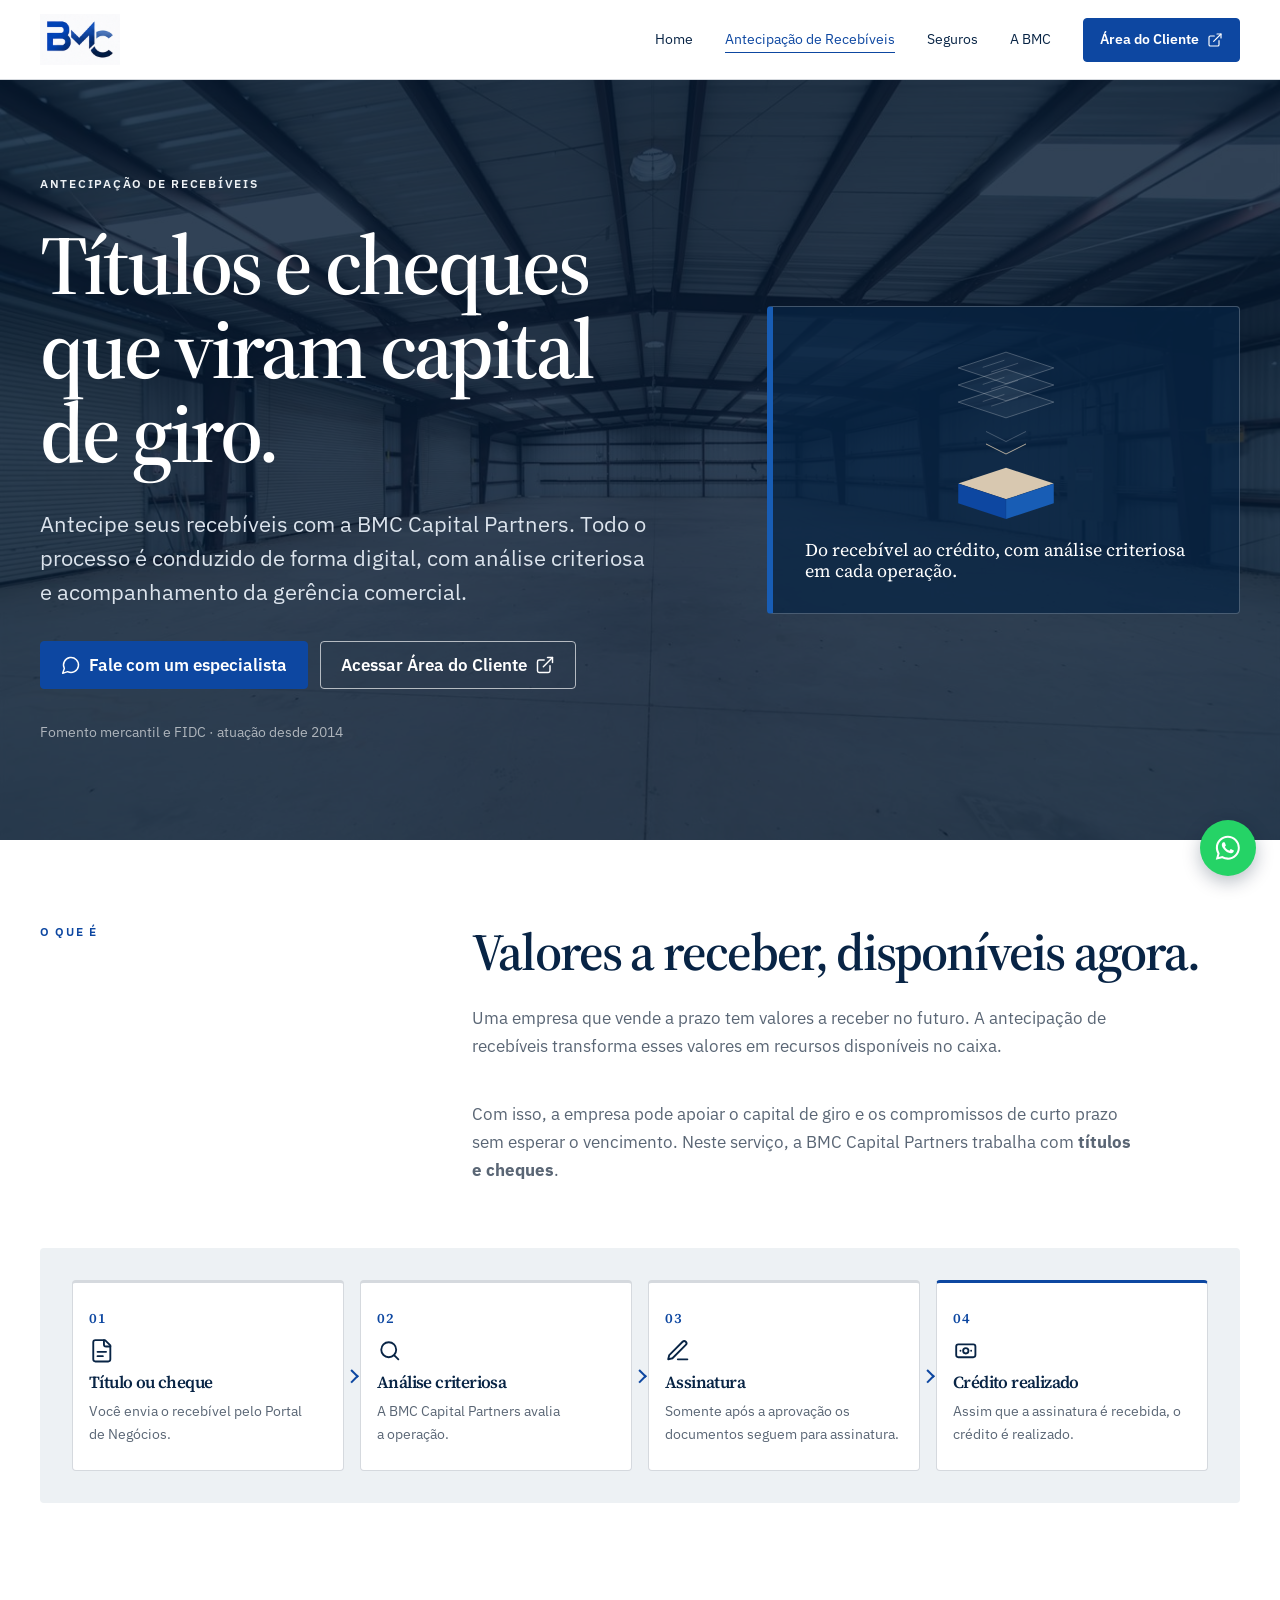
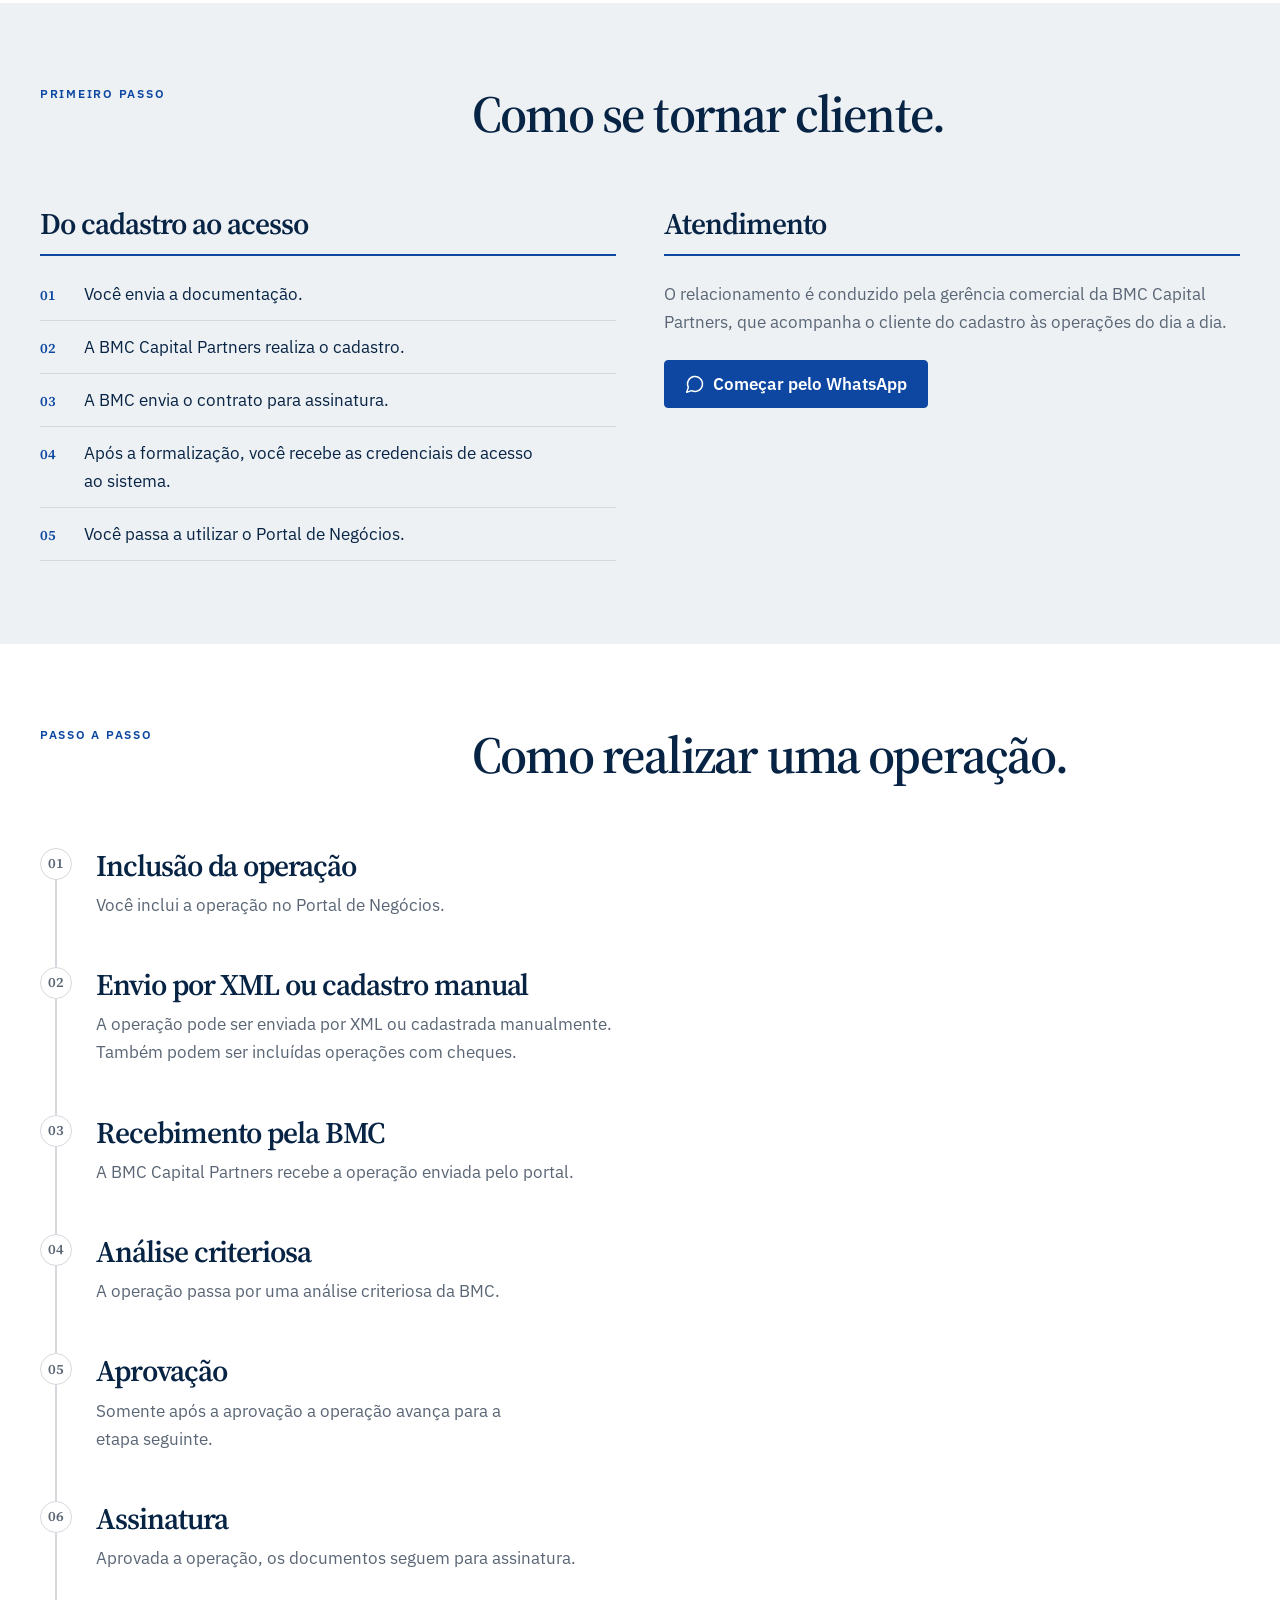
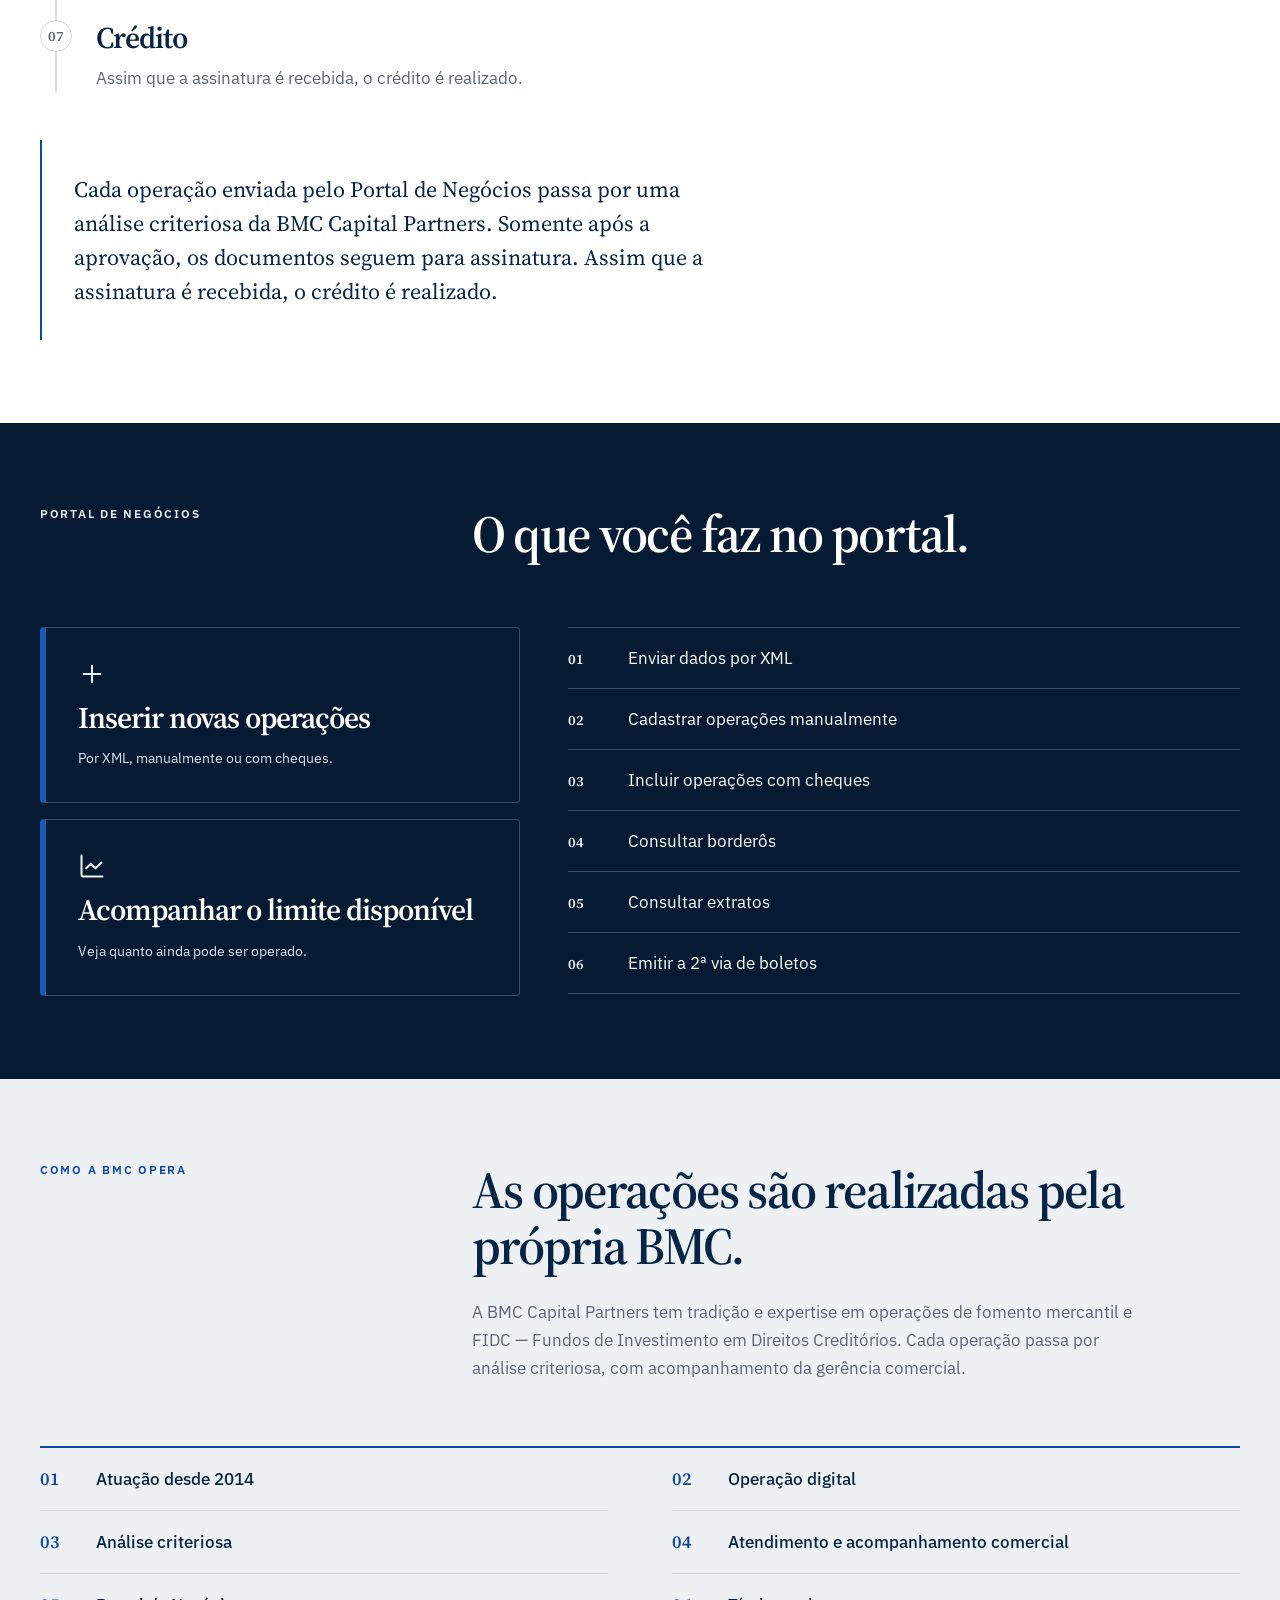
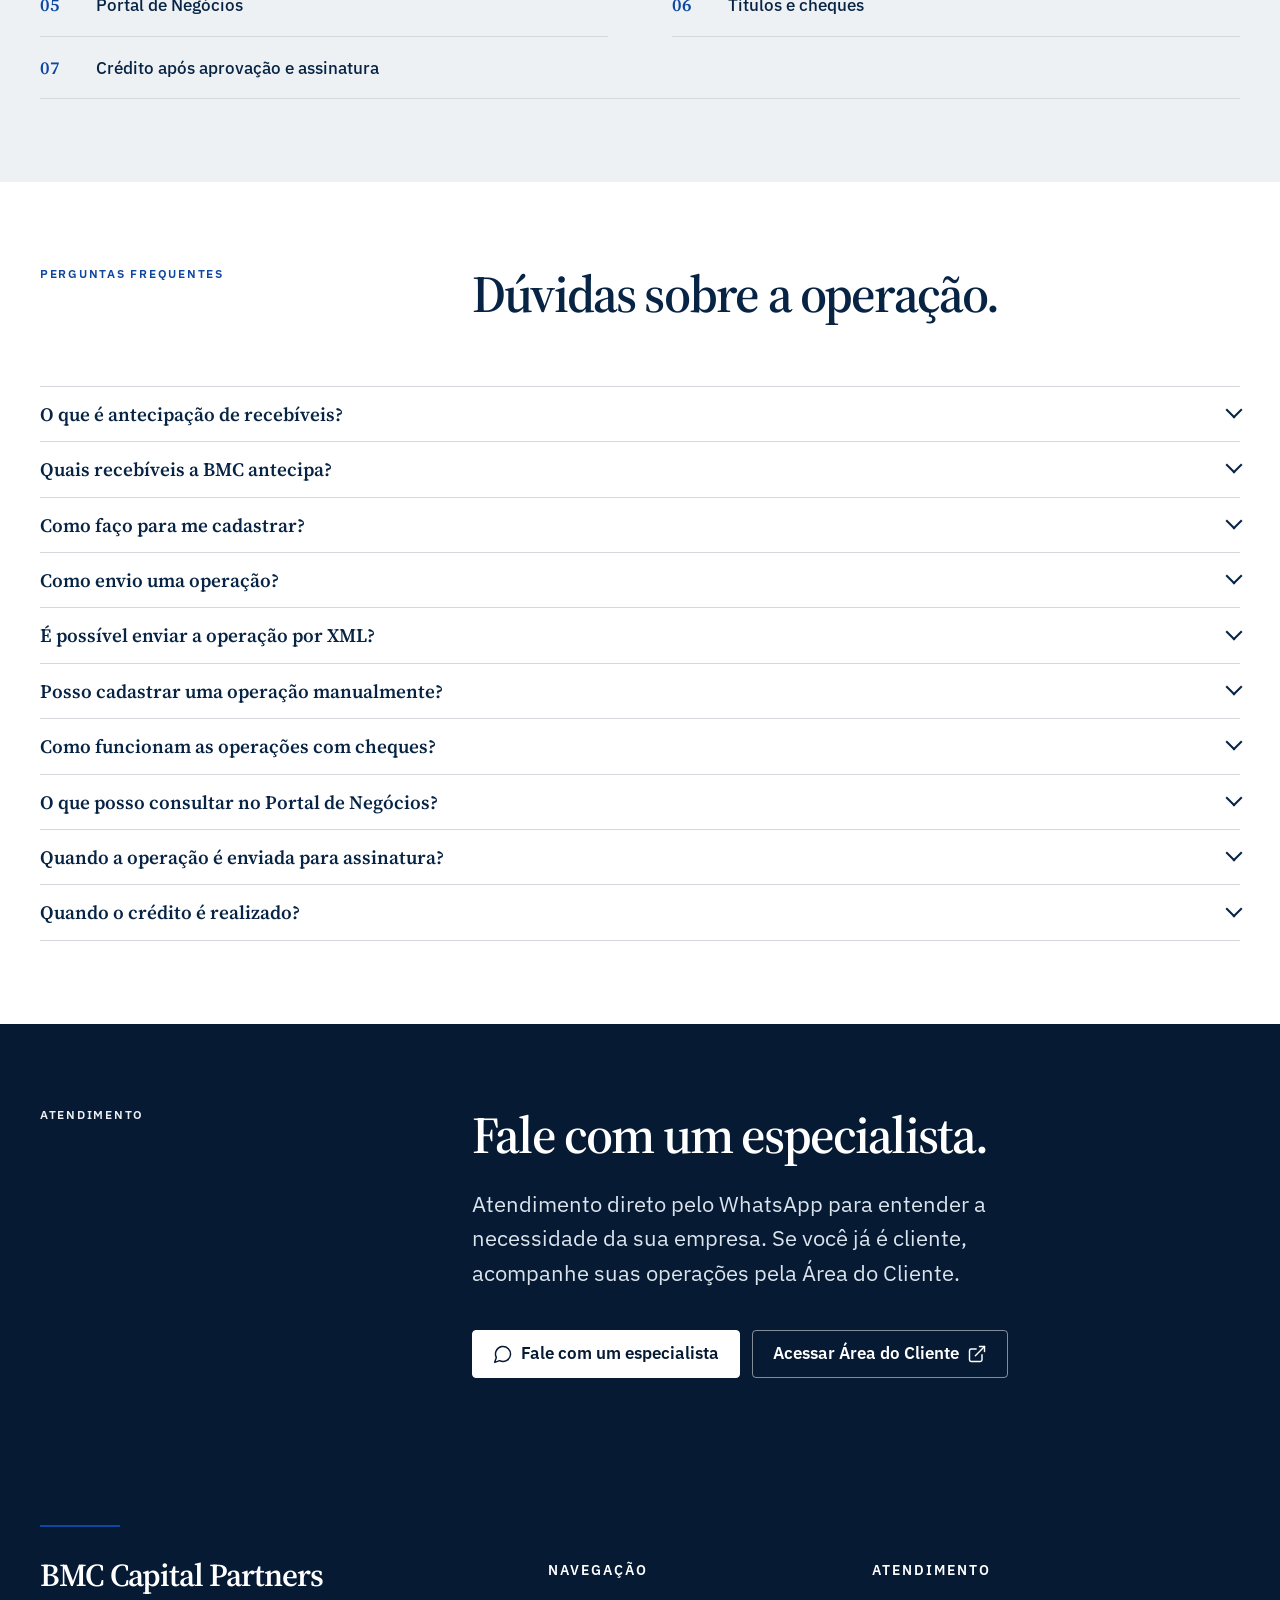
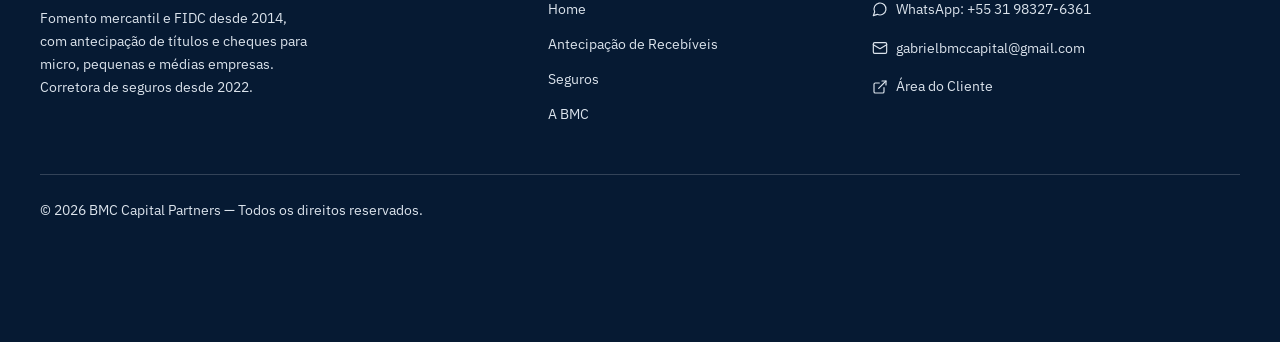
<file: antecipacao-de-recebiveis.html>
<!doctype html>
<html lang="pt-BR">
<head>
  <meta charset="utf-8">
  <meta name="viewport" content="width=device-width, initial-scale=1">
  <title>Antecipação de Recebíveis — BMC Capital Partners</title>
  <meta name="description" content="Antecipe títulos e cheques com a BMC Capital Partners e transforme valores a receber em capital de giro. Processo digital, análise criteriosa e acompanhamento da gerência comercial.">
  <meta name="theme-color" content="#061A33">
  <link rel="canonical" href="https://bmccapital.com.br/antecipacao-de-recebiveis">
  <meta property="og:site_name" content="BMC Capital Partners">
  <meta property="og:type" content="website">
  <meta property="og:locale" content="pt_BR">
  <meta property="og:title" content="Antecipação de Recebíveis — BMC Capital Partners">
  <meta property="og:description" content="Transforme títulos e cheques em capital de giro, com processo digital, análise criteriosa e acompanhamento comercial.">
  <meta property="og:url" content="https://bmccapital.com.br/antecipacao-de-recebiveis">
  <link rel="icon" href="/assets/images/favicon/favicon.ico" sizes="48x48">
  <link rel="icon" type="image/png" sizes="32x32" href="/assets/images/favicon/favicon-32x32.png">
  <link rel="icon" type="image/png" sizes="16x16" href="/assets/images/favicon/favicon-16x16.png">
  <link rel="apple-touch-icon" href="/assets/images/favicon/apple-touch-icon.png">
  <link rel="manifest" href="/assets/images/favicon/site.webmanifest">
  <link rel="preconnect" href="https://fonts.googleapis.com">
  <link rel="preconnect" href="https://fonts.gstatic.com" crossorigin>
  <link rel="stylesheet" href="https://fonts.googleapis.com/css2?family=IBM+Plex+Sans:wght@400;500;600&family=Source+Serif+4:opsz,wght@8..60,400;8..60,500;8..60,600&display=swap">
  <link rel="stylesheet" href="/assets/css/styles.css?v=20260901">
  <script src="/assets/js/main.js?v=20260901" defer></script>
</head>
<body>
  <a class="pular-link" href="#conteudo">Pular para o conteúdo</a>

  <header class="bmc-header">
    <div class="bmc-container bmc-header__inner">
      <a class="bmc-header__logo" href="/">
        <img src="/assets/images/bmc-logo.png" alt="BMC Capital Partners — página inicial" width="245" height="156">
      </a>
      <button class="bmc-menu-toggle" type="button" aria-expanded="false" aria-controls="menu-principal">
        <svg class="bmc-icon bmc-icon--menu" viewBox="0 0 24 24" aria-hidden="true"><path d="M4 6h16"/><path d="M4 12h16"/><path d="M4 18h16"/></svg>
        <svg class="bmc-icon bmc-icon--fechar" viewBox="0 0 24 24" aria-hidden="true"><path d="M18 6 6 18"/><path d="m6 6 12 12"/></svg>
        Menu
      </button>
      <nav class="bmc-nav" id="menu-principal" aria-label="Navegação principal">
        <ul>
          <li><a class="bmc-nav__link" href="/">Home</a></li>
          <li><a class="bmc-nav__link" href="/antecipacao-de-recebiveis" aria-current="page">Antecipação de Recebíveis</a></li>
          <li><a class="bmc-nav__link" href="/corretora-seguros">Seguros</a></li>
          <li><a class="bmc-nav__link" href="/quem-somos">A BMC</a></li>
        </ul>
        <a class="bmc-button bmc-button--small" href="https://www.difactweb.com.br/difactwebV1/#/290/350/login" target="_blank" rel="noopener noreferrer">
          Área do Cliente
          <svg class="bmc-icon" viewBox="0 0 24 24" aria-hidden="true" style="width:1rem;height:1rem"><path d="M15 3h6v6"/><path d="M10 14 21 3"/><path d="M18 13v6a2 2 0 0 1-2 2H5a2 2 0 0 1-2-2V8a2 2 0 0 1 2-2h6"/></svg>
          <span class="sr-only">(abre em nova guia — sistema externo DiFactWeb)</span>
        </a>
      </nav>
    </div>
  </header>

  <main id="conteudo">

    <!-- Hero -->
    <section class="bmc-hero bmc-hero--imersivo" aria-labelledby="titulo-hero">
      <img class="bmc-hero__fundo"
           src="/assets/images/site/hero-antecipacao-1400.jpg"
           srcset="/assets/images/site/hero-antecipacao-900.jpg 900w,
                         /assets/images/site/hero-antecipacao-1400.jpg 1400w,
                         /assets/images/site/hero-antecipacao-1920.jpg 1920w"
           sizes="100vw"
           alt="" aria-hidden="true"
           width="1400" height="933" fetchpriority="high" decoding="async">
      <div class="bmc-container">
        <div class="bmc-hero__grid">
          <div class="bmc-hero__copy">
            <p class="bmc-eyebrow">Antecipação de recebíveis</p>
            <h1 class="bmc-display bmc-display--wide" id="titulo-hero">Títulos e cheques que viram capital de giro.</h1>
            <p class="bmc-lead">
              Antecipe seus recebíveis com a BMC Capital Partners. Todo o processo é
              conduzido de forma digital, com análise criteriosa e acompanhamento
              da gerência comercial.
            </p>
            <div class="bmc-actions">
              <a class="bmc-button" href="https://wa.me/5531983276361?text=Ol%C3%A1%2C%20vim%20pela%20p%C3%A1gina%20de%20Antecipa%C3%A7%C3%A3o%20de%20Receb%C3%ADveis%20da%20BMC%20Capital%20Partners%20e%20gostaria%20de%20mais%20informa%C3%A7%C3%B5es." target="_blank" rel="noopener noreferrer">
                <svg class="bmc-icon bmc-button__icon" viewBox="0 0 24 24" aria-hidden="true"><path d="M7.9 20A9 9 0 1 0 4 16.1L2 22Z"/></svg>
                Fale com um especialista
                <span class="sr-only">(abre em nova guia — WhatsApp)</span>
              </a>
              <a class="bmc-button bmc-button--secondary" href="https://www.difactweb.com.br/difactwebV1/#/290/350/login" target="_blank" rel="noopener noreferrer">
                Acessar Área do Cliente
                <svg class="bmc-icon bmc-button__icon" viewBox="0 0 24 24" aria-hidden="true"><path d="M15 3h6v6"/><path d="M10 14 21 3"/><path d="M18 13v6a2 2 0 0 1-2 2H5a2 2 0 0 1-2-2V8a2 2 0 0 1 2-2h6"/></svg>
                <span class="sr-only">(abre em nova guia — sistema externo DiFactWeb)</span>
              </a>
            </div>
            <p class="bmc-hero__note">Fomento mercantil e FIDC · atuação desde 2014</p>
          </div>

          <aside class="bmc-hero__cartao">
            <img src="/assets/images/site/composicao-hero.svg" alt="" width="440" height="560" aria-hidden="true">
            <p>Do recebível ao crédito, com análise criteriosa em cada operação.</p>
          </aside>
        </div>
      </div>
    </section>

    <!-- O que é -->
    <section class="bmc-section" aria-labelledby="titulo-oquee">
      <div class="bmc-container">
        <div class="bmc-section__intro">
          <p class="bmc-eyebrow">O que é</p>
          <div>
            <h2 class="bmc-title" id="titulo-oquee">Valores a receber, disponíveis agora.</h2>
            <p class="bmc-copy">
              Uma empresa que vende a prazo tem valores a receber no futuro. A antecipação
              de recebíveis transforma esses valores em recursos disponíveis no caixa.
            </p>
            <p class="bmc-copy">
              Com isso, a empresa pode apoiar o capital de giro e os compromissos de curto
              prazo sem esperar o vencimento. Neste serviço, a BMC Capital Partners trabalha
              com <strong>títulos e cheques</strong>.
            </p>
          </div>
        </div>

        <ol class="bmc-fluxo bmc-anima">
          <li class="bmc-fluxo__etapa">
            <span class="bmc-fluxo__num">01</span>
            <svg class="bmc-icon" viewBox="0 0 24 24" aria-hidden="true"><path d="M14 2v4a2 2 0 0 0 2 2h4"/><path d="M15 2H6a2 2 0 0 0-2 2v16a2 2 0 0 0 2 2h12a2 2 0 0 0 2-2V7z"/><path d="M8 13h8M8 17h5"/></svg>
            <h3>Título ou cheque</h3>
            <p>Você envia o recebível pelo Portal de Negócios.</p>
          </li>
          <li class="bmc-fluxo__etapa">
            <span class="bmc-fluxo__num">02</span>
            <svg class="bmc-icon" viewBox="0 0 24 24" aria-hidden="true"><circle cx="11" cy="11" r="7"/><path d="m20 20-3.5-3.5"/></svg>
            <h3>Análise criteriosa</h3>
            <p>A BMC Capital Partners avalia a operação.</p>
          </li>
          <li class="bmc-fluxo__etapa">
            <span class="bmc-fluxo__num">03</span>
            <svg class="bmc-icon" viewBox="0 0 24 24" aria-hidden="true"><path d="M12 20h9"/><path d="M16.5 3.5a2.12 2.12 0 0 1 3 3L7 19l-4 1 1-4z"/></svg>
            <h3>Assinatura</h3>
            <p>Somente após a aprovação os documentos seguem para assinatura.</p>
          </li>
          <li class="bmc-fluxo__etapa">
            <span class="bmc-fluxo__num">04</span>
            <svg class="bmc-icon" viewBox="0 0 24 24" aria-hidden="true"><rect width="18" height="12" x="3" y="6" rx="2"/><circle cx="12" cy="12" r="2.5"/><path d="M7 12h.01M17 12h.01"/></svg>
            <h3>Crédito realizado</h3>
            <p>Assim que a assinatura é recebida, o crédito é realizado.</p>
          </li>
        </ol>
      </div>
    </section>

    <!-- Como se tornar cliente -->
    <section class="bmc-section bmc-section--paper" aria-labelledby="titulo-cliente">
      <div class="bmc-container">
        <div class="bmc-section__intro">
          <p class="bmc-eyebrow">Primeiro passo</p>
          <div>
            <h2 class="bmc-title" id="titulo-cliente">Como se tornar cliente.</h2>
          </div>
        </div>

        <div class="bmc-jornadas">
          <div class="bmc-jornada bmc-anima">
            <h3>Do cadastro ao acesso</h3>
            <ol>
              <li><span>Você envia a documentação.</span></li>
              <li><span>A BMC Capital Partners realiza o cadastro.</span></li>
              <li><span>A BMC envia o contrato para assinatura.</span></li>
              <li><span>Após a formalização, você recebe as credenciais de acesso ao sistema.</span></li>
              <li><span>Você passa a utilizar o Portal de Negócios.</span></li>
            </ol>
          </div>
          <div class="bmc-jornada bmc-anima bmc-anima--d1">
            <h3>Atendimento</h3>
            <p class="bmc-copy">
              O relacionamento é conduzido pela gerência comercial da BMC Capital Partners,
              que acompanha o cliente do cadastro às operações do dia a dia.
            </p>
            <div class="bmc-actions">
              <a class="bmc-button" href="https://wa.me/5531983276361?text=Ol%C3%A1%2C%20vim%20pela%20p%C3%A1gina%20de%20Antecipa%C3%A7%C3%A3o%20de%20Receb%C3%ADveis%20da%20BMC%20Capital%20Partners%20e%20gostaria%20de%20saber%20como%20me%20tornar%20cliente." target="_blank" rel="noopener noreferrer">
                <svg class="bmc-icon bmc-button__icon" viewBox="0 0 24 24" aria-hidden="true"><path d="M7.9 20A9 9 0 1 0 4 16.1L2 22Z"/></svg>
                Começar pelo WhatsApp
                <span class="sr-only">(abre em nova guia — WhatsApp)</span>
              </a>
            </div>
          </div>
        </div>
      </div>
    </section>

    <!-- Como realizar uma operação -->
    <section class="bmc-section" aria-labelledby="titulo-operacao">
      <div class="bmc-container">
        <div class="bmc-section__intro">
          <p class="bmc-eyebrow">Passo a passo</p>
          <div>
            <h2 class="bmc-title" id="titulo-operacao">Como realizar uma operação.</h2>
          </div>
        </div>

        <div class="bmc-processo" data-processo>
          <div class="bmc-processo__trilho" aria-hidden="true"><span></span></div>

          <div class="bmc-etapa">
            <span class="bmc-etapa__marca" aria-hidden="true">01</span>
            <div class="bmc-etapa__corpo">
              <h3>Inclusão da operação</h3>
              <p>Você inclui a operação no Portal de Negócios.</p>
            </div>
          </div>
          <div class="bmc-etapa">
            <span class="bmc-etapa__marca" aria-hidden="true">02</span>
            <div class="bmc-etapa__corpo">
              <h3>Envio por XML ou cadastro manual</h3>
              <p>A operação pode ser enviada por XML ou cadastrada manualmente. Também podem ser incluídas operações com cheques.</p>
            </div>
          </div>
          <div class="bmc-etapa">
            <span class="bmc-etapa__marca" aria-hidden="true">03</span>
            <div class="bmc-etapa__corpo">
              <h3>Recebimento pela BMC</h3>
              <p>A BMC Capital Partners recebe a operação enviada pelo portal.</p>
            </div>
          </div>
          <div class="bmc-etapa">
            <span class="bmc-etapa__marca" aria-hidden="true">04</span>
            <div class="bmc-etapa__corpo">
              <h3>Análise criteriosa</h3>
              <p>A operação passa por uma análise criteriosa da BMC.</p>
            </div>
          </div>
          <div class="bmc-etapa">
            <span class="bmc-etapa__marca" aria-hidden="true">05</span>
            <div class="bmc-etapa__corpo">
              <h3>Aprovação</h3>
              <p>Somente após a aprovação a operação avança para a etapa seguinte.</p>
            </div>
          </div>
          <div class="bmc-etapa">
            <span class="bmc-etapa__marca" aria-hidden="true">06</span>
            <div class="bmc-etapa__corpo">
              <h3>Assinatura</h3>
              <p>Aprovada a operação, os documentos seguem para assinatura.</p>
            </div>
          </div>
          <div class="bmc-etapa">
            <span class="bmc-etapa__marca" aria-hidden="true">07</span>
            <div class="bmc-etapa__corpo">
              <h3>Crédito</h3>
              <p>Assim que a assinatura é recebida, o crédito é realizado.</p>
            </div>
          </div>
        </div>

        <div class="bmc-aviso bmc-anima">
          <p>
            Cada operação enviada pelo Portal de Negócios passa por uma análise criteriosa
            da BMC Capital Partners. Somente após a aprovação, os documentos seguem para
            assinatura. Assim que a assinatura é recebida, o crédito é realizado.
          </p>
        </div>
      </div>
    </section>

    <!-- Portal de Negócios -->
    <section class="bmc-section bmc-section--dark" aria-labelledby="titulo-portal">
      <div class="bmc-container">
        <div class="bmc-section__intro">
          <p class="bmc-eyebrow bmc-eyebrow--on-dark">Portal de Negócios</p>
          <div>
            <h2 class="bmc-title" id="titulo-portal">O que você faz no portal.</h2>
          </div>
        </div>

        <div class="bmc-portal-comp">
          <div class="bmc-portal-destaques bmc-anima">
            <div class="bmc-portal-destaque">
              <svg class="bmc-icon" viewBox="0 0 24 24" aria-hidden="true"><path d="M12 5v14M5 12h14"/></svg>
              <h3>Inserir novas operações</h3>
              <p>Por XML, manualmente ou com cheques.</p>
            </div>
            <div class="bmc-portal-destaque">
              <svg class="bmc-icon" viewBox="0 0 24 24" aria-hidden="true"><path d="M3 3v16a2 2 0 0 0 2 2h16"/><path d="m7 14 4-4 4 4 5-5"/></svg>
              <h3>Acompanhar o limite disponível</h3>
              <p>Veja quanto ainda pode ser operado.</p>
            </div>
          </div>

          <ol class="bmc-portal-lista bmc-anima bmc-anima--d1">
            <li>Enviar dados por XML</li>
            <li>Cadastrar operações manualmente</li>
            <li>Incluir operações com cheques</li>
            <li>Consultar borderôs</li>
            <li>Consultar extratos</li>
            <li>Emitir a 2ª via de boletos</li>
          </ol>
        </div>
      </div>
    </section>

    <!-- Estrutura das operações e diferenciais -->
    <section class="bmc-section bmc-section--mist" aria-labelledby="titulo-estrutura">
      <div class="bmc-container">
        <div class="bmc-section__intro">
          <p class="bmc-eyebrow">Como a BMC opera</p>
          <div>
            <h2 class="bmc-title" id="titulo-estrutura">As operações são realizadas pela própria BMC.</h2>
            <p class="bmc-copy">
              A BMC Capital Partners tem tradição e expertise em operações de fomento
              mercantil e FIDC — Fundos de Investimento em Direitos Creditórios. Cada
              operação passa por análise criteriosa, com acompanhamento da gerência comercial.
            </p>
          </div>
        </div>

        <ol class="bmc-diferenciais bmc-anima">
          <li>Atuação desde 2014</li>
          <li>Operação digital</li>
          <li>Análise criteriosa</li>
          <li>Atendimento e acompanhamento comercial</li>
          <li>Portal de Negócios</li>
          <li>Títulos e cheques</li>
          <li>Crédito após aprovação e assinatura</li>
        </ol>
      </div>
    </section>

    <!-- Perguntas frequentes -->
    <section class="bmc-section" aria-labelledby="titulo-faq">
      <div class="bmc-container">
        <div class="bmc-section__intro">
          <p class="bmc-eyebrow">Perguntas frequentes</p>
          <div>
            <h2 class="bmc-title" id="titulo-faq">Dúvidas sobre a operação.</h2>
          </div>
        </div>

        <div class="bmc-faq">
          <details>
            <summary>O que é antecipação de recebíveis?</summary>
            <p class="bmc-faq__resposta">É a operação que transforma valores a receber no futuro em recursos disponíveis no caixa. A empresa antecipa títulos ou cheques e passa a contar com esse valor como capital de giro para compromissos de curto prazo.</p>
          </details>
          <details>
            <summary>Quais recebíveis a BMC antecipa?</summary>
            <p class="bmc-faq__resposta">Neste serviço, a BMC Capital Partners trabalha com títulos e cheques.</p>
          </details>
          <details>
            <summary>Como faço para me cadastrar?</summary>
            <p class="bmc-faq__resposta">O primeiro passo é enviar a documentação. A BMC realiza o cadastro e envia o contrato para assinatura. Após a formalização, você recebe as credenciais de acesso ao Portal de Negócios.</p>
          </details>
          <details>
            <summary>Como envio uma operação?</summary>
            <p class="bmc-faq__resposta">Pelo Portal de Negócios, depois que seu acesso estiver liberado. A operação pode ser enviada por XML ou cadastrada manualmente.</p>
          </details>
          <details>
            <summary>É possível enviar a operação por XML?</summary>
            <p class="bmc-faq__resposta">Sim. O Portal de Negócios aceita o envio dos dados da operação por XML.</p>
          </details>
          <details>
            <summary>Posso cadastrar uma operação manualmente?</summary>
            <p class="bmc-faq__resposta">Sim. Além do envio por XML, o portal permite o cadastro manual da operação.</p>
          </details>
          <details>
            <summary>Como funcionam as operações com cheques?</summary>
            <p class="bmc-faq__resposta">Cheques também podem ser incluídos como operação no Portal de Negócios. Como toda operação enviada pelo portal, passam pela análise da BMC antes de seguir para assinatura.</p>
          </details>
          <details>
            <summary>O que posso consultar no Portal de Negócios?</summary>
            <p class="bmc-faq__resposta">É possível inserir novas operações, enviar dados por XML, cadastrar operações manualmente, incluir operações com cheques, consultar borderôs, acompanhar o limite disponível, consultar extratos e emitir a segunda via de boletos.</p>
          </details>
          <details>
            <summary>Quando a operação é enviada para assinatura?</summary>
            <p class="bmc-faq__resposta">Somente após a aprovação. A operação passa primeiro pela análise criteriosa da BMC Capital Partners; uma vez aprovada, os documentos seguem para assinatura.</p>
          </details>
          <details>
            <summary>Quando o crédito é realizado?</summary>
            <p class="bmc-faq__resposta">Assim que a assinatura é recebida, o crédito é realizado.</p>
          </details>
        </div>
      </div>
    </section>

    <!-- CTA final -->
    <section class="bmc-section bmc-section--dark" aria-labelledby="titulo-contato">
      <div class="bmc-container">
        <div class="bmc-section__intro" style="margin-bottom:0">
          <p class="bmc-eyebrow bmc-eyebrow--on-dark">Atendimento</p>
          <div>
            <h2 class="bmc-title" id="titulo-contato">Fale com um especialista.</h2>
            <p class="bmc-lead">
              Atendimento direto pelo WhatsApp para entender a necessidade da sua empresa.
              Se você já é cliente, acompanhe suas operações pela Área do Cliente.
            </p>
            <div class="bmc-actions" style="margin-top: var(--bmc-space-4)">
              <a class="bmc-button bmc-button--on-dark" href="https://wa.me/5531983276361?text=Ol%C3%A1%2C%20vim%20pela%20p%C3%A1gina%20de%20Antecipa%C3%A7%C3%A3o%20de%20Receb%C3%ADveis%20da%20BMC%20Capital%20Partners%20e%20gostaria%20de%20mais%20informa%C3%A7%C3%B5es." target="_blank" rel="noopener noreferrer">
                <svg class="bmc-icon bmc-button__icon" viewBox="0 0 24 24" aria-hidden="true"><path d="M7.9 20A9 9 0 1 0 4 16.1L2 22Z"/></svg>
                Fale com um especialista
                <span class="sr-only">(abre em nova guia — WhatsApp)</span>
              </a>
              <a class="bmc-button bmc-button--outline-on-dark" href="https://www.difactweb.com.br/difactwebV1/#/290/350/login" target="_blank" rel="noopener noreferrer">
                Acessar Área do Cliente
                <svg class="bmc-icon bmc-button__icon" viewBox="0 0 24 24" aria-hidden="true"><path d="M15 3h6v6"/><path d="M10 14 21 3"/><path d="M18 13v6a2 2 0 0 1-2 2H5a2 2 0 0 1-2-2V8a2 2 0 0 1 2-2h6"/></svg>
                <span class="sr-only">(abre em nova guia — sistema externo DiFactWeb)</span>
              </a>
            </div>
          </div>
        </div>
      </div>
    </section>
  </main>

  <footer class="bmc-footer">
    <div class="bmc-container">
      <div class="bmc-footer__rule" aria-hidden="true"></div>
      <div class="bmc-footer__grid">
        <div>
          <p class="bmc-footer__wordmark">BMC Capital Partners</p>
          <p class="bmc-footer__descricao">
            Fomento mercantil e FIDC desde 2014, com antecipação de títulos e cheques
            para micro, pequenas e médias empresas. Corretora de seguros desde 2022.
          </p>
        </div>
        <nav aria-label="Links do rodapé">
          <h2>Navegação</h2>
          <ul class="bmc-footer__list">
            <li><a href="/">Home</a></li>
            <li><a href="/antecipacao-de-recebiveis">Antecipação de Recebíveis</a></li>
            <li><a href="/corretora-seguros">Seguros</a></li>
            <li><a href="/quem-somos">A BMC</a></li>
          </ul>
        </nav>
        <div>
          <h2>Atendimento</h2>
          <ul class="bmc-footer__list">
            <li>
              <a href="https://wa.me/5531983276361?text=Ol%C3%A1%2C%20vim%20pelo%20site%20da%20BMC%20Capital%20Partners%20e%20gostaria%20de%20falar%20com%20um%20especialista." target="_blank" rel="noopener noreferrer">
                <svg class="bmc-icon" viewBox="0 0 24 24" aria-hidden="true" style="width:1rem;height:1rem"><path d="M7.9 20A9 9 0 1 0 4 16.1L2 22Z"/></svg>
                WhatsApp: +55 31 98327-6361
                <span class="sr-only">(abre em nova guia)</span>
              </a>
            </li>
                        <li>
              <a href="mailto:gabrielbmccapital@gmail.com">
                <svg class="bmc-icon" viewBox="0 0 24 24" aria-hidden="true" style="width:1rem;height:1rem"><rect width="20" height="16" x="2" y="4" rx="2"/><path d="m2 7 10 6 10-6"/></svg>
                gabrielbmccapital@gmail.com
              </a>
            </li><li>
              <a href="https://www.difactweb.com.br/difactwebV1/#/290/350/login" target="_blank" rel="noopener noreferrer">
                <svg class="bmc-icon" viewBox="0 0 24 24" aria-hidden="true" style="width:1rem;height:1rem"><path d="M15 3h6v6"/><path d="M10 14 21 3"/><path d="M18 13v6a2 2 0 0 1-2 2H5a2 2 0 0 1-2-2V8a2 2 0 0 1 2-2h6"/></svg>
                Área do Cliente
                <span class="sr-only">(abre em nova guia — sistema externo DiFactWeb)</span>
              </a>
            </li>
          </ul>
        </div>
      </div>
      <div class="bmc-footer__legal">
        <p>© <span data-ano>2026</span> BMC Capital Partners — Todos os direitos reservados.</p>
      </div>
    </div>
  </footer>
  <!-- Botão flutuante de WhatsApp (presente em todas as páginas) -->
  <a class="bmc-zap" href="https://wa.me/5531983276361?text=Ol%C3%A1%2C%20vim%20pelo%20site%20da%20BMC%20Capital%20Partners%20e%20gostaria%20de%20falar%20com%20um%20especialista."
     target="_blank" rel="noopener noreferrer"
     aria-label="Falar com um especialista pelo WhatsApp">
    <svg viewBox="0 0 32 32" aria-hidden="true" focusable="false"><path d="M16.04 3C8.9 3 3.1 8.8 3.1 15.94c0 2.28.6 4.5 1.74 6.46L3 29l6.77-1.77a12.9 12.9 0 0 0 6.27 1.6h.01c7.13 0 12.93-5.8 12.93-12.94C29 8.8 23.2 3 16.04 3Zm0 23.6h-.01a10.7 10.7 0 0 1-5.46-1.5l-.39-.23-4.02 1.05 1.07-3.92-.25-.4a10.65 10.65 0 0 1-1.63-5.66c0-5.93 4.83-10.75 10.76-10.75 2.87 0 5.57 1.12 7.6 3.15a10.68 10.68 0 0 1 3.15 7.61c0 5.93-4.83 10.75-10.82 10.75Zm5.9-8.05c-.32-.16-1.91-.94-2.2-1.05-.3-.11-.51-.16-.73.16-.21.32-.83 1.05-1.02 1.27-.19.21-.37.24-.69.08-.32-.16-1.36-.5-2.6-1.6-.96-.86-1.6-1.92-1.79-2.24-.19-.32-.02-.5.14-.66.15-.14.32-.37.48-.56.16-.19.21-.32.32-.53.11-.21.05-.4-.03-.56-.08-.16-.72-1.74-.99-2.38-.26-.62-.52-.54-.72-.55h-.62c-.21 0-.56.08-.85.4-.29.32-1.11 1.09-1.11 2.65s1.14 3.08 1.3 3.29c.16.21 2.24 3.42 5.43 4.8.76.33 1.35.52 1.81.67.76.24 1.45.21 2 .13.61-.09 1.91-.78 2.18-1.54.27-.76.27-1.4.19-1.54-.08-.13-.29-.21-.61-.37Z"/></svg>
  </a>
</body>
</html>
</file>
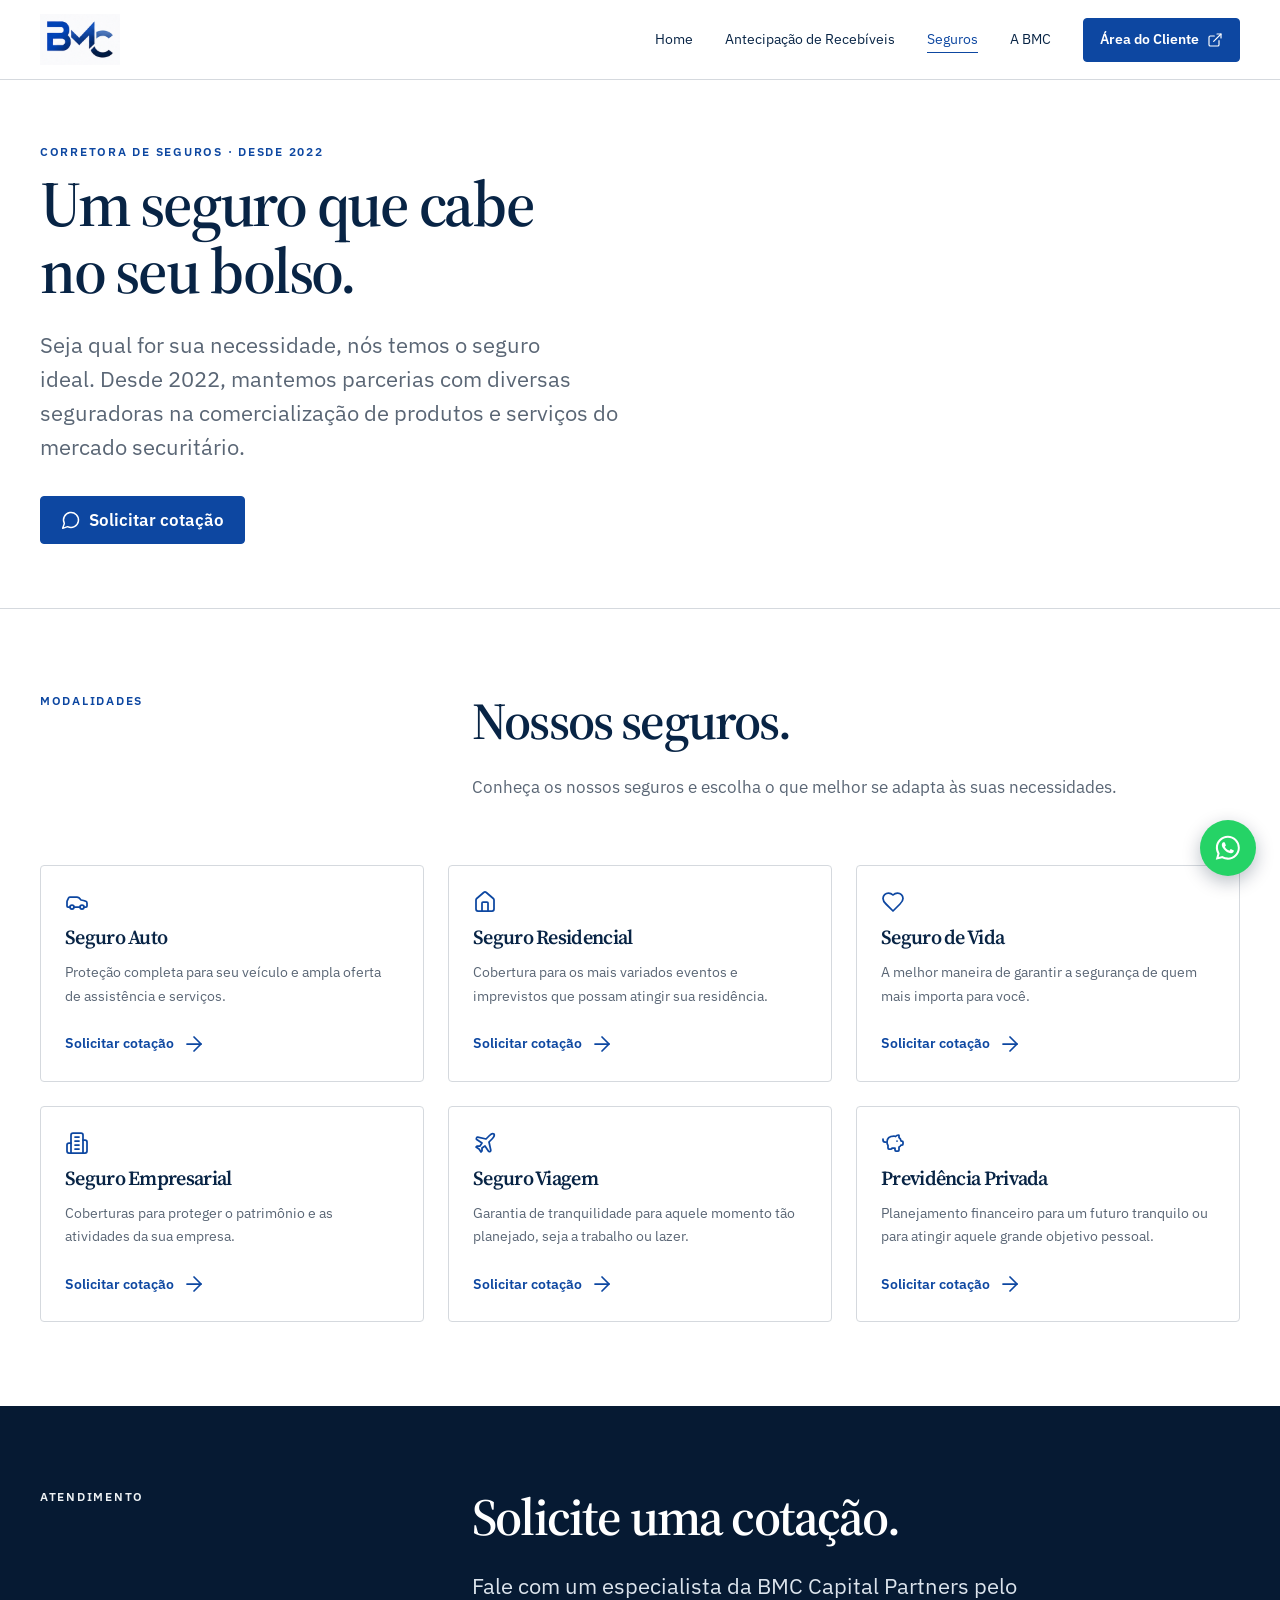
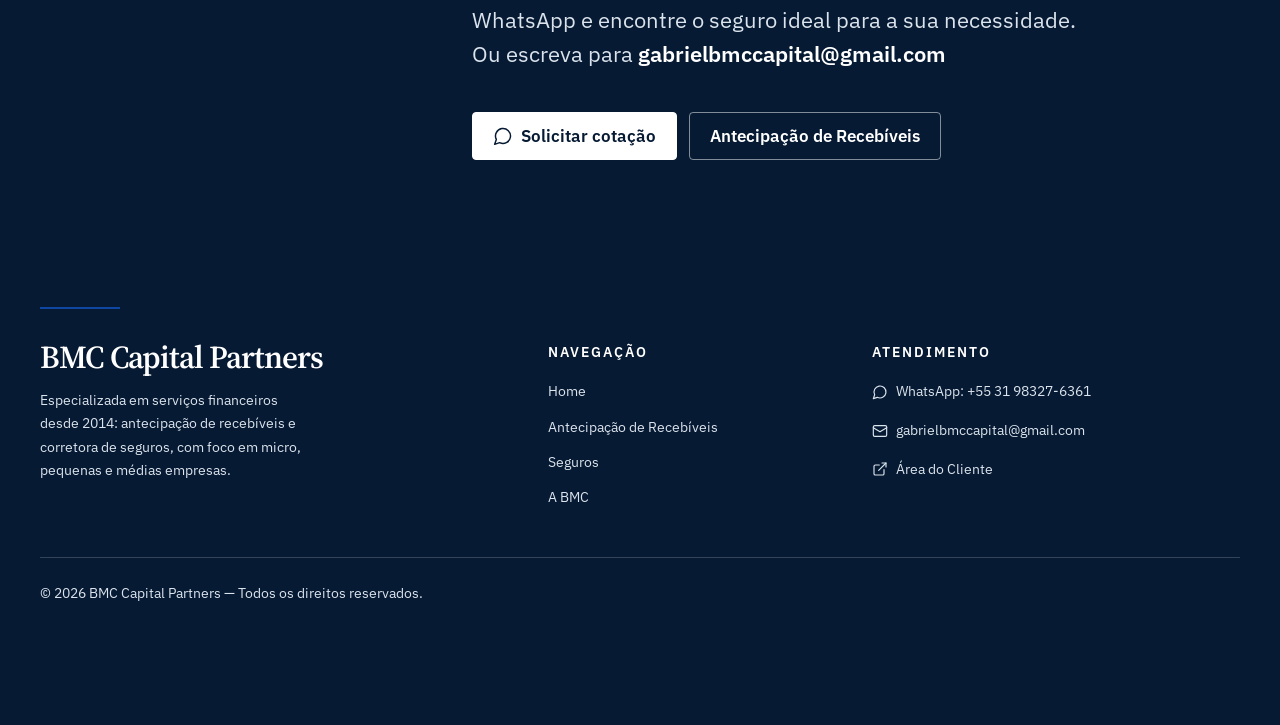
<file: corretora-seguros.html>
<!doctype html>
<html lang="pt-BR">
<head>
  <meta charset="utf-8">
  <meta name="viewport" content="width=device-width, initial-scale=1">
  <title>Seguros — BMC Capital Partners</title>
  <meta name="description" content="Seguro Auto, Residencial, de Vida, Empresarial, Viagem e Previdência Privada. Seja qual for sua necessidade, a BMC Capital Partners tem o seguro ideal. Solicite uma cotação.">
  <meta name="theme-color" content="#061A33">
  <link rel="canonical" href="https://bmccapital.com.br/corretora-seguros">
  <meta property="og:site_name" content="BMC Capital Partners">
  <meta property="og:type" content="website">
  <meta property="og:locale" content="pt_BR">
  <meta property="og:title" content="Seguros — BMC Capital Partners">
  <meta property="og:description" content="Seguro Auto, Residencial, de Vida, Empresarial, Viagem e Previdência Privada. Seja qual for sua necessidade, temos o seguro ideal.">
  <meta property="og:url" content="https://bmccapital.com.br/corretora-seguros">
  <link rel="icon" href="/assets/images/favicon/favicon.ico" sizes="48x48">
  <link rel="icon" type="image/png" sizes="32x32" href="/assets/images/favicon/favicon-32x32.png">
  <link rel="icon" type="image/png" sizes="16x16" href="/assets/images/favicon/favicon-16x16.png">
  <link rel="apple-touch-icon" href="/assets/images/favicon/apple-touch-icon.png">
  <link rel="manifest" href="/assets/images/favicon/site.webmanifest">
  <link rel="preconnect" href="https://fonts.googleapis.com">
  <link rel="preconnect" href="https://fonts.gstatic.com" crossorigin>
  <link rel="stylesheet" href="https://fonts.googleapis.com/css2?family=IBM+Plex+Sans:wght@400;500;600&family=Source+Serif+4:opsz,wght@8..60,400;8..60,500;8..60,600&display=swap">
  <link rel="stylesheet" href="/assets/css/styles.css?v=20260901">
  <script src="/assets/js/main.js?v=20260901" defer></script>
</head>
<body>
  <a class="pular-link" href="#conteudo">Pular para o conteúdo</a>

  <header class="bmc-header">
    <div class="bmc-container bmc-header__inner">
      <a class="bmc-header__logo" href="/">
        <img src="/assets/images/bmc-logo.png" alt="BMC Capital Partners — página inicial" width="245" height="156">
      </a>
      <button class="bmc-menu-toggle" type="button" aria-expanded="false" aria-controls="menu-principal">
        <svg class="bmc-icon bmc-icon--menu" viewBox="0 0 24 24" aria-hidden="true"><path d="M4 6h16"/><path d="M4 12h16"/><path d="M4 18h16"/></svg>
        <svg class="bmc-icon bmc-icon--fechar" viewBox="0 0 24 24" aria-hidden="true"><path d="M18 6 6 18"/><path d="m6 6 12 12"/></svg>
        Menu
      </button>
      <nav class="bmc-nav" id="menu-principal" aria-label="Navegação principal">
        <ul>
          <li><a class="bmc-nav__link" href="/">Home</a></li>
          <li><a class="bmc-nav__link" href="/antecipacao-de-recebiveis">Antecipação de Recebíveis</a></li>
          <li><a class="bmc-nav__link" href="/corretora-seguros" aria-current="page">Seguros</a></li>
          <li><a class="bmc-nav__link" href="/quem-somos">A BMC</a></li>
        </ul>        <a class="bmc-button bmc-button--small" href="https://www.difactweb.com.br/difactwebV1/#/290/350/login" target="_blank" rel="noopener noreferrer">
          Área do Cliente
          <svg class="bmc-icon" viewBox="0 0 24 24" aria-hidden="true" style="width:1rem;height:1rem"><path d="M15 3h6v6"/><path d="M10 14 21 3"/><path d="M18 13v6a2 2 0 0 1-2 2H5a2 2 0 0 1-2-2V8a2 2 0 0 1 2-2h6"/></svg>
          <span class="sr-only">(abre em nova guia — sistema externo DiFactWeb)</span>
        </a>
      </nav>
    </div>
  </header>
  <main id="conteudo">

    <section class="bmc-hero bmc-hero--interno" aria-labelledby="titulo-pagina">
      <div class="bmc-container">
        <p class="bmc-eyebrow">Corretora de Seguros · desde 2022</p>
        <h1 class="bmc-title bmc-title--h1" id="titulo-pagina">Um seguro que cabe no seu bolso.</h1>
        <p class="bmc-lead">
          Seja qual for sua necessidade, nós temos o seguro ideal. Desde 2022, mantemos
          parcerias com diversas seguradoras na comercialização de produtos e serviços
          do mercado securitário.
        </p>
        <div class="bmc-actions">
          <a class="bmc-button" href="https://wa.me/5531983276361?text=Ol%C3%A1%2C%20vim%20pela%20p%C3%A1gina%20de%20Seguros%20da%20BMC%20Capital%20Partners%20e%20gostaria%20de%20solicitar%20uma%20cota%C3%A7%C3%A3o." target="_blank" rel="noopener noreferrer">
            <svg class="bmc-icon bmc-button__icon" viewBox="0 0 24 24" aria-hidden="true"><path d="M7.9 20A9 9 0 1 0 4 16.1L2 22Z"/></svg>
            Solicitar cotação
            <span class="sr-only">(abre em nova guia — WhatsApp)</span>
          </a>
        </div>
      </div>
    </section>
    <!-- Produtos -->
    <section class="bmc-section" aria-labelledby="titulo-produtos">
      <div class="bmc-container">
        <div class="bmc-section__intro">
          <p class="bmc-eyebrow">Modalidades</p>
          <div>
            <h2 class="bmc-title" id="titulo-produtos">Nossos seguros.</h2>
            <p class="bmc-copy">Conheça os nossos seguros e escolha o que melhor se adapta às suas necessidades.</p>
          </div>
        </div>

        <div class="bmc-seguros-grade bmc-anima">
          <article class="bmc-seguro" id="seguro-auto">
            <svg class="bmc-icon" viewBox="0 0 24 24" aria-hidden="true"><path d="M19 17h2c.6 0 1-.4 1-1v-3c0-.9-.7-1.7-1.5-1.9C18.7 10.6 16 10 16 10s-1.3-1.4-2.2-2.3c-.5-.4-1.1-.7-1.8-.7H5c-.6 0-1.1.4-1.4.9l-1.4 2.9A3.7 3.7 0 0 0 2 12v4c0 .6.4 1 1 1h2"/><circle cx="7" cy="17" r="2"/><path d="M9 17h6"/><circle cx="17" cy="17" r="2"/></svg>
            <h3>Seguro Auto</h3>
            <p>Proteção completa para seu veículo e ampla oferta de assistência e serviços.</p>
            <a class="bmc-link" href="https://wa.me/5531983276361?text=Ol%C3%A1%2C%20vim%20pela%20p%C3%A1gina%20de%20Seguros%20da%20BMC%20Capital%20Partners%20e%20gostaria%20de%20solicitar%20uma%20cota%C3%A7%C3%A3o%20de%20Seguro%20Auto." target="_blank" rel="noopener noreferrer">
              Solicitar cotação
              <svg class="bmc-icon" viewBox="0 0 24 24" aria-hidden="true"><path d="M5 12h14"/><path d="m12 5 7 7-7 7"/></svg>
              <span class="sr-only">de Seguro Auto (abre em nova guia — WhatsApp)</span>
            </a>
          </article>

          <article class="bmc-seguro" id="seguro-residencial">
            <svg class="bmc-icon" viewBox="0 0 24 24" aria-hidden="true"><path d="M15 21v-8a1 1 0 0 0-1-1h-4a1 1 0 0 0-1 1v8"/><path d="M3 10a2 2 0 0 1 .709-1.528l7-5.999a2 2 0 0 1 2.582 0l7 5.999A2 2 0 0 1 21 10v9a2 2 0 0 1-2 2H5a2 2 0 0 1-2-2z"/></svg>
            <h3>Seguro Residencial</h3>
            <p>Cobertura para os mais variados eventos e imprevistos que possam atingir sua residência.</p>
            <a class="bmc-link" href="https://wa.me/5531983276361?text=Ol%C3%A1%2C%20vim%20pela%20p%C3%A1gina%20de%20Seguros%20da%20BMC%20Capital%20Partners%20e%20gostaria%20de%20solicitar%20uma%20cota%C3%A7%C3%A3o%20de%20Seguro%20Residencial." target="_blank" rel="noopener noreferrer">
              Solicitar cotação
              <svg class="bmc-icon" viewBox="0 0 24 24" aria-hidden="true"><path d="M5 12h14"/><path d="m12 5 7 7-7 7"/></svg>
              <span class="sr-only">de Seguro Residencial (abre em nova guia — WhatsApp)</span>
            </a>
          </article>

          <article class="bmc-seguro" id="seguro-de-vida">
            <svg class="bmc-icon" viewBox="0 0 24 24" aria-hidden="true"><path d="M19 14c1.49-1.46 3-3.21 3-5.5A5.5 5.5 0 0 0 16.5 3c-1.76 0-3 .5-4.5 2-1.5-1.5-2.74-2-4.5-2A5.5 5.5 0 0 0 2 8.5c0 2.3 1.5 4.05 3 5.5l7 7Z"/></svg>
            <h3>Seguro de Vida</h3>
            <p>A melhor maneira de garantir a segurança de quem mais importa para você.</p>
            <a class="bmc-link" href="https://wa.me/5531983276361?text=Ol%C3%A1%2C%20vim%20pela%20p%C3%A1gina%20de%20Seguros%20da%20BMC%20Capital%20Partners%20e%20gostaria%20de%20solicitar%20uma%20cota%C3%A7%C3%A3o%20de%20Seguro%20de%20Vida." target="_blank" rel="noopener noreferrer">
              Solicitar cotação
              <svg class="bmc-icon" viewBox="0 0 24 24" aria-hidden="true"><path d="M5 12h14"/><path d="m12 5 7 7-7 7"/></svg>
              <span class="sr-only">de Seguro de Vida (abre em nova guia — WhatsApp)</span>
            </a>
          </article>

          <!-- PENDÊNCIA DE CONTEÚDO: no site atual, o Seguro Empresarial repete por engano
               a descrição do Seguro Viagem. O texto abaixo é provisório e descritivo
               (sem promessa comercial) — aguarda a redação oficial aprovada pelo Gabriel. -->
          <article class="bmc-seguro" id="seguro-empresarial">
            <svg class="bmc-icon" viewBox="0 0 24 24" aria-hidden="true"><path d="M6 22V4a2 2 0 0 1 2-2h8a2 2 0 0 1 2 2v18Z"/><path d="M6 12H4a2 2 0 0 0-2 2v6a2 2 0 0 0 2 2h2"/><path d="M18 9h2a2 2 0 0 1 2 2v9a2 2 0 0 1-2 2h-2"/><path d="M10 6h4"/><path d="M10 10h4"/><path d="M10 14h4"/><path d="M10 18h4"/></svg>
            <h3>Seguro Empresarial</h3>
            <p>Coberturas para proteger o patrimônio e as atividades da sua empresa.</p>
            <a class="bmc-link" href="https://wa.me/5531983276361?text=Ol%C3%A1%2C%20vim%20pela%20p%C3%A1gina%20de%20Seguros%20da%20BMC%20Capital%20Partners%20e%20gostaria%20de%20solicitar%20uma%20cota%C3%A7%C3%A3o%20de%20Seguro%20Empresarial." target="_blank" rel="noopener noreferrer">
              Solicitar cotação
              <svg class="bmc-icon" viewBox="0 0 24 24" aria-hidden="true"><path d="M5 12h14"/><path d="m12 5 7 7-7 7"/></svg>
              <span class="sr-only">de Seguro Empresarial (abre em nova guia — WhatsApp)</span>
            </a>
          </article>

          <article class="bmc-seguro" id="seguro-viagem">
            <svg class="bmc-icon" viewBox="0 0 24 24" aria-hidden="true"><path d="M17.8 19.2 16 11l3.5-3.5C21 6 21.5 4 21 3c-1-.5-3 0-4.5 1.5L13 8 4.8 6.2c-.5-.1-.9.1-1.1.5l-.3.5c-.2.5-.1 1 .3 1.3L9 12l-2 3H4l-1 1 3 2 2 3 1-1v-3l3-2 3.5 5.3c.3.4.8.5 1.3.3l.5-.2c.4-.3.6-.7.5-1.2z"/></svg>
            <h3>Seguro Viagem</h3>
            <p>Garantia de tranquilidade para aquele momento tão planejado, seja a trabalho ou lazer.</p>
            <a class="bmc-link" href="https://wa.me/5531983276361?text=Ol%C3%A1%2C%20vim%20pela%20p%C3%A1gina%20de%20Seguros%20da%20BMC%20Capital%20Partners%20e%20gostaria%20de%20solicitar%20uma%20cota%C3%A7%C3%A3o%20de%20Seguro%20Viagem." target="_blank" rel="noopener noreferrer">
              Solicitar cotação
              <svg class="bmc-icon" viewBox="0 0 24 24" aria-hidden="true"><path d="M5 12h14"/><path d="m12 5 7 7-7 7"/></svg>
              <span class="sr-only">de Seguro Viagem (abre em nova guia — WhatsApp)</span>
            </a>
          </article>

          <!-- OBS: o site atual usa o nome "Previdência Complementar"; a especificação
               do novo site define "Previdência Privada". Divergência registrada no README. -->
          <article class="bmc-seguro" id="previdencia-privada">
            <svg class="bmc-icon" viewBox="0 0 24 24" aria-hidden="true"><path d="M11 17h3v2a1 1 0 0 0 1 1h2a1 1 0 0 0 1-1v-3a3.16 3.16 0 0 0 2-2h1a1 1 0 0 0 1-1v-2a1 1 0 0 0-1-1h-1a5 5 0 0 0-2-3.5V4.5a.5.5 0 0 0-.5-.5 4.9 4.9 0 0 0-3 1.5A6.6 6.6 0 0 0 13 5c-4.5 0-7 2.5-7 6a6.2 6.2 0 0 0 1 3.5V17a1 1 0 0 0 1 1h2a1 1 0 0 0 1-1z"/><path d="M16 10h.01"/><path d="M2 8v1a2 2 0 0 0 2 2h1"/></svg>
            <h3>Previdência Privada</h3>
            <p>Planejamento financeiro para um futuro tranquilo ou para atingir aquele grande objetivo pessoal.</p>
            <a class="bmc-link" href="https://wa.me/5531983276361?text=Ol%C3%A1%2C%20vim%20pela%20p%C3%A1gina%20de%20Seguros%20da%20BMC%20Capital%20Partners%20e%20gostaria%20de%20solicitar%20uma%20cota%C3%A7%C3%A3o%20de%20Previd%C3%AAncia%20Privada." target="_blank" rel="noopener noreferrer">
              Solicitar cotação
              <svg class="bmc-icon" viewBox="0 0 24 24" aria-hidden="true"><path d="M5 12h14"/><path d="m12 5 7 7-7 7"/></svg>
              <span class="sr-only">de Previdência Privada (abre em nova guia — WhatsApp)</span>
            </a>
          </article>
        </div>
      </div>
    </section>

    <!-- Chamada final -->
    <section class="bmc-section bmc-section--dark" aria-labelledby="titulo-contato">
      <div class="bmc-container">
        <div class="bmc-section__intro" style="margin-bottom:0">
          <p class="bmc-eyebrow bmc-eyebrow--on-dark">Atendimento</p>
          <div>
            <h2 class="bmc-title" id="titulo-contato">Solicite uma cotação.</h2>
            <p class="bmc-lead">
              Fale com um especialista da BMC Capital Partners pelo WhatsApp e encontre o
              seguro ideal para a sua necessidade. Ou escreva para
              <a class="bmc-link bmc-link--on-dark bmc-link--underlined" href="mailto:gabrielbmccapital@gmail.com">gabrielbmccapital@gmail.com</a>
            </p>
            <div class="bmc-actions" style="margin-top: var(--bmc-space-4)">
              <a class="bmc-button bmc-button--on-dark" href="https://wa.me/5531983276361?text=Ol%C3%A1%2C%20vim%20pela%20p%C3%A1gina%20de%20Seguros%20da%20BMC%20Capital%20Partners%20e%20gostaria%20de%20solicitar%20uma%20cota%C3%A7%C3%A3o." target="_blank" rel="noopener noreferrer">
                <svg class="bmc-icon bmc-button__icon" viewBox="0 0 24 24" aria-hidden="true"><path d="M7.9 20A9 9 0 1 0 4 16.1L2 22Z"/></svg>
                Solicitar cotação
                <span class="sr-only">(abre em nova guia — WhatsApp)</span>
              </a>
              <a class="bmc-button bmc-button--outline-on-dark" href="/antecipacao-de-recebiveis">Antecipação de Recebíveis</a>
            </div>
          </div>
        </div>
      </div>
    </section>  </main>

  <footer class="bmc-footer">
    <div class="bmc-container">
      <div class="bmc-footer__rule" aria-hidden="true"></div>
      <div class="bmc-footer__grid">
        <div>
          <p class="bmc-footer__wordmark">BMC Capital Partners</p>
          <p class="bmc-footer__descricao">
            Especializada em serviços financeiros desde 2014: antecipação de recebíveis
            e corretora de seguros, com foco em micro, pequenas e médias empresas.
          </p>
        </div>
        <nav aria-label="Links do rodapé">
          <h2>Navegação</h2>
          <ul class="bmc-footer__list">
            <li><a href="/">Home</a></li>
            <li><a href="/antecipacao-de-recebiveis">Antecipação de Recebíveis</a></li>
            <li><a href="/corretora-seguros">Seguros</a></li>
            <li><a href="/quem-somos">A BMC</a></li>
          </ul>        </nav>
        <div>
          <h2>Atendimento</h2>
          <ul class="bmc-footer__list">
            <li>
              <a href="https://wa.me/5531983276361?text=Ol%C3%A1%2C%20vim%20pelo%20site%20da%20BMC%20Capital%20Partners%20e%20gostaria%20de%20falar%20com%20um%20especialista." target="_blank" rel="noopener noreferrer">
                <svg class="bmc-icon" viewBox="0 0 24 24" aria-hidden="true" style="width:1rem;height:1rem"><path d="M7.9 20A9 9 0 1 0 4 16.1L2 22Z"/></svg>
                WhatsApp: +55 31 98327-6361
                <span class="sr-only">(abre em nova guia)</span>
              </a>
            </li>
                        <li>
              <a href="mailto:gabrielbmccapital@gmail.com">
                <svg class="bmc-icon" viewBox="0 0 24 24" aria-hidden="true" style="width:1rem;height:1rem"><rect width="20" height="16" x="2" y="4" rx="2"/><path d="m2 7 10 6 10-6"/></svg>
                gabrielbmccapital@gmail.com
              </a>
            </li><li>
              <a href="https://www.difactweb.com.br/difactwebV1/#/290/350/login" target="_blank" rel="noopener noreferrer">
                <svg class="bmc-icon" viewBox="0 0 24 24" aria-hidden="true" style="width:1rem;height:1rem"><path d="M15 3h6v6"/><path d="M10 14 21 3"/><path d="M18 13v6a2 2 0 0 1-2 2H5a2 2 0 0 1-2-2V8a2 2 0 0 1 2-2h6"/></svg>
                Área do Cliente
                <span class="sr-only">(abre em nova guia — sistema externo DiFactWeb)</span>
              </a>
            </li>
          </ul>
        </div>
      </div>
      <div class="bmc-footer__legal">
        <p>© <span data-ano>2026</span> BMC Capital Partners — Todos os direitos reservados.</p>
      </div>
    </div>
  </footer>  <!-- Botão flutuante de WhatsApp (presente em todas as páginas) -->
  <a class="bmc-zap" href="https://wa.me/5531983276361?text=Ol%C3%A1%2C%20vim%20pelo%20site%20da%20BMC%20Capital%20Partners%20e%20gostaria%20de%20falar%20com%20um%20especialista."
     target="_blank" rel="noopener noreferrer"
     aria-label="Falar com um especialista pelo WhatsApp">
    <svg viewBox="0 0 32 32" aria-hidden="true" focusable="false"><path d="M16.04 3C8.9 3 3.1 8.8 3.1 15.94c0 2.28.6 4.5 1.74 6.46L3 29l6.77-1.77a12.9 12.9 0 0 0 6.27 1.6h.01c7.13 0 12.93-5.8 12.93-12.94C29 8.8 23.2 3 16.04 3Zm0 23.6h-.01a10.7 10.7 0 0 1-5.46-1.5l-.39-.23-4.02 1.05 1.07-3.92-.25-.4a10.65 10.65 0 0 1-1.63-5.66c0-5.93 4.83-10.75 10.76-10.75 2.87 0 5.57 1.12 7.6 3.15a10.68 10.68 0 0 1 3.15 7.61c0 5.93-4.83 10.75-10.82 10.75Zm5.9-8.05c-.32-.16-1.91-.94-2.2-1.05-.3-.11-.51-.16-.73.16-.21.32-.83 1.05-1.02 1.27-.19.21-.37.24-.69.08-.32-.16-1.36-.5-2.6-1.6-.96-.86-1.6-1.92-1.79-2.24-.19-.32-.02-.5.14-.66.15-.14.32-.37.48-.56.16-.19.21-.32.32-.53.11-.21.05-.4-.03-.56-.08-.16-.72-1.74-.99-2.38-.26-.62-.52-.54-.72-.55h-.62c-.21 0-.56.08-.85.4-.29.32-1.11 1.09-1.11 2.65s1.14 3.08 1.3 3.29c.16.21 2.24 3.42 5.43 4.8.76.33 1.35.52 1.81.67.76.24 1.45.21 2 .13.61-.09 1.91-.78 2.18-1.54.27-.76.27-1.4.19-1.54-.08-.13-.29-.21-.61-.37Z"/></svg>
  </a>
</body>
</html>
</file>
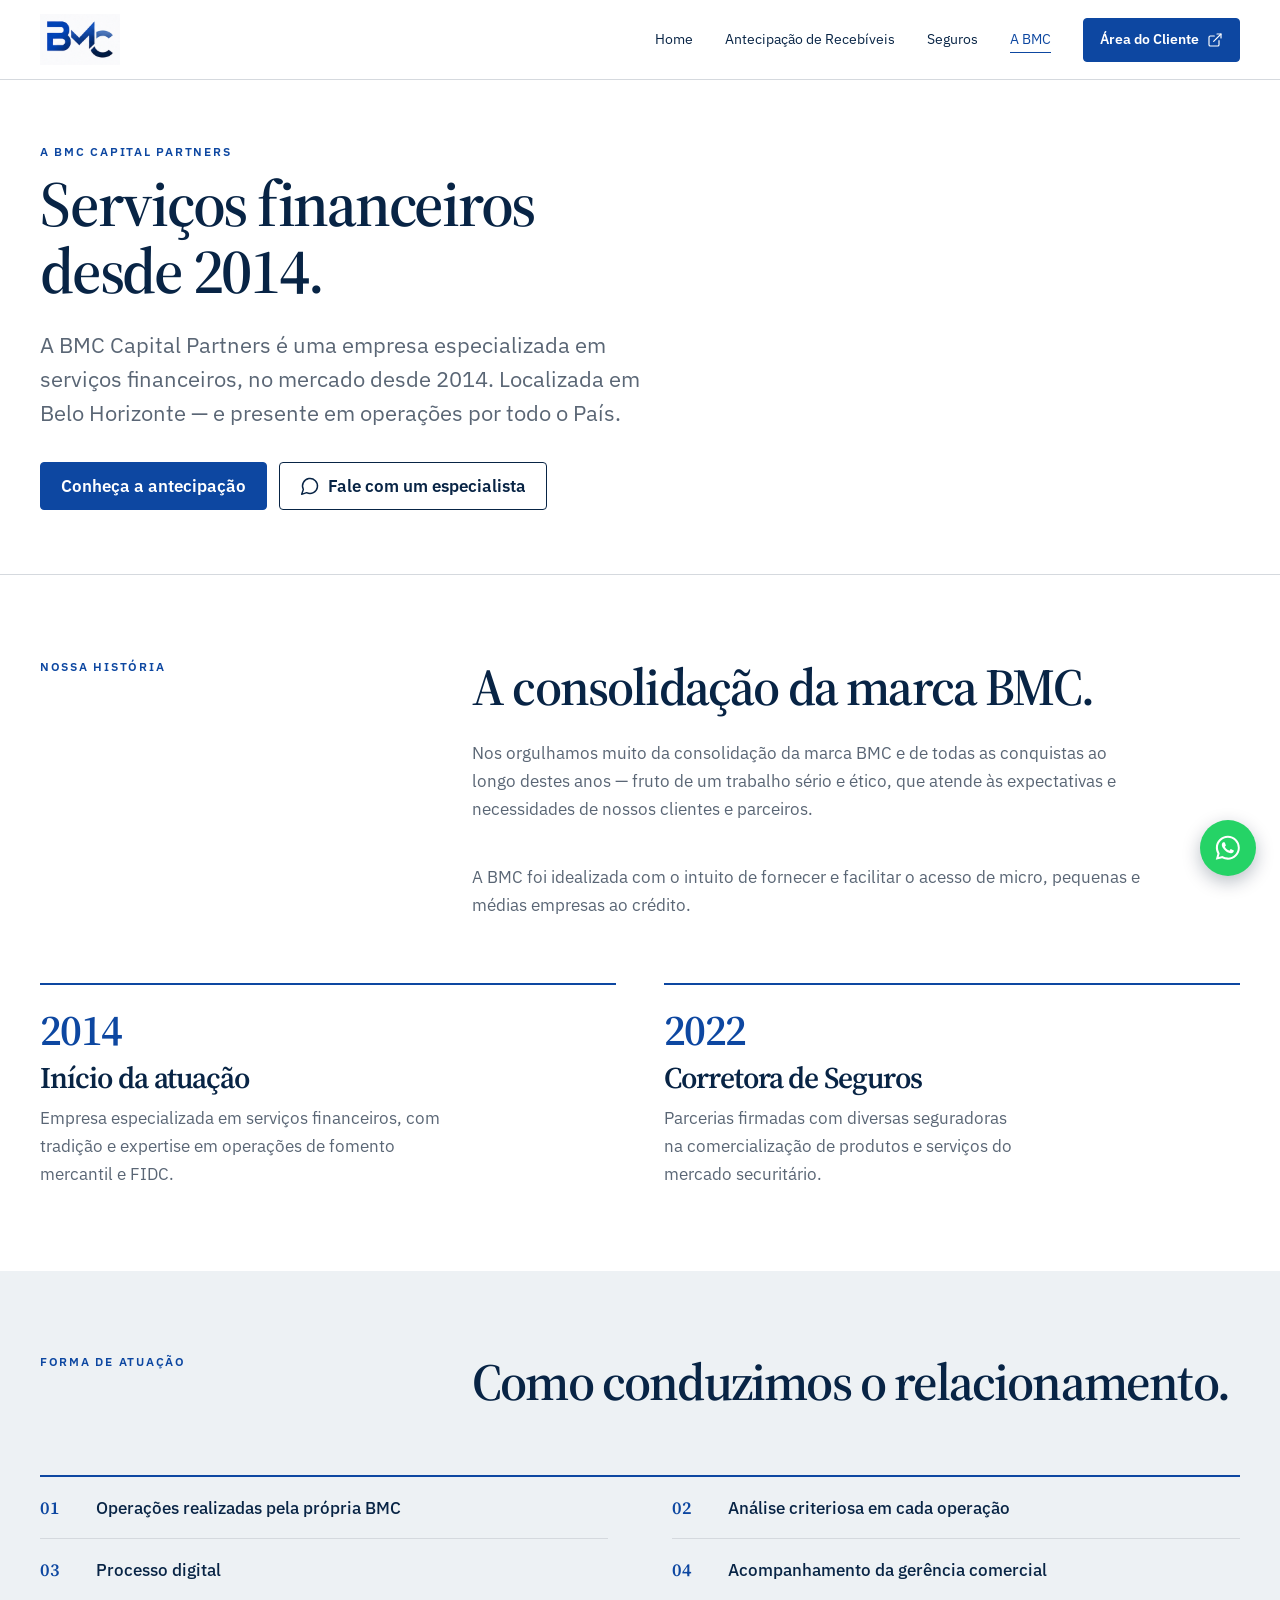
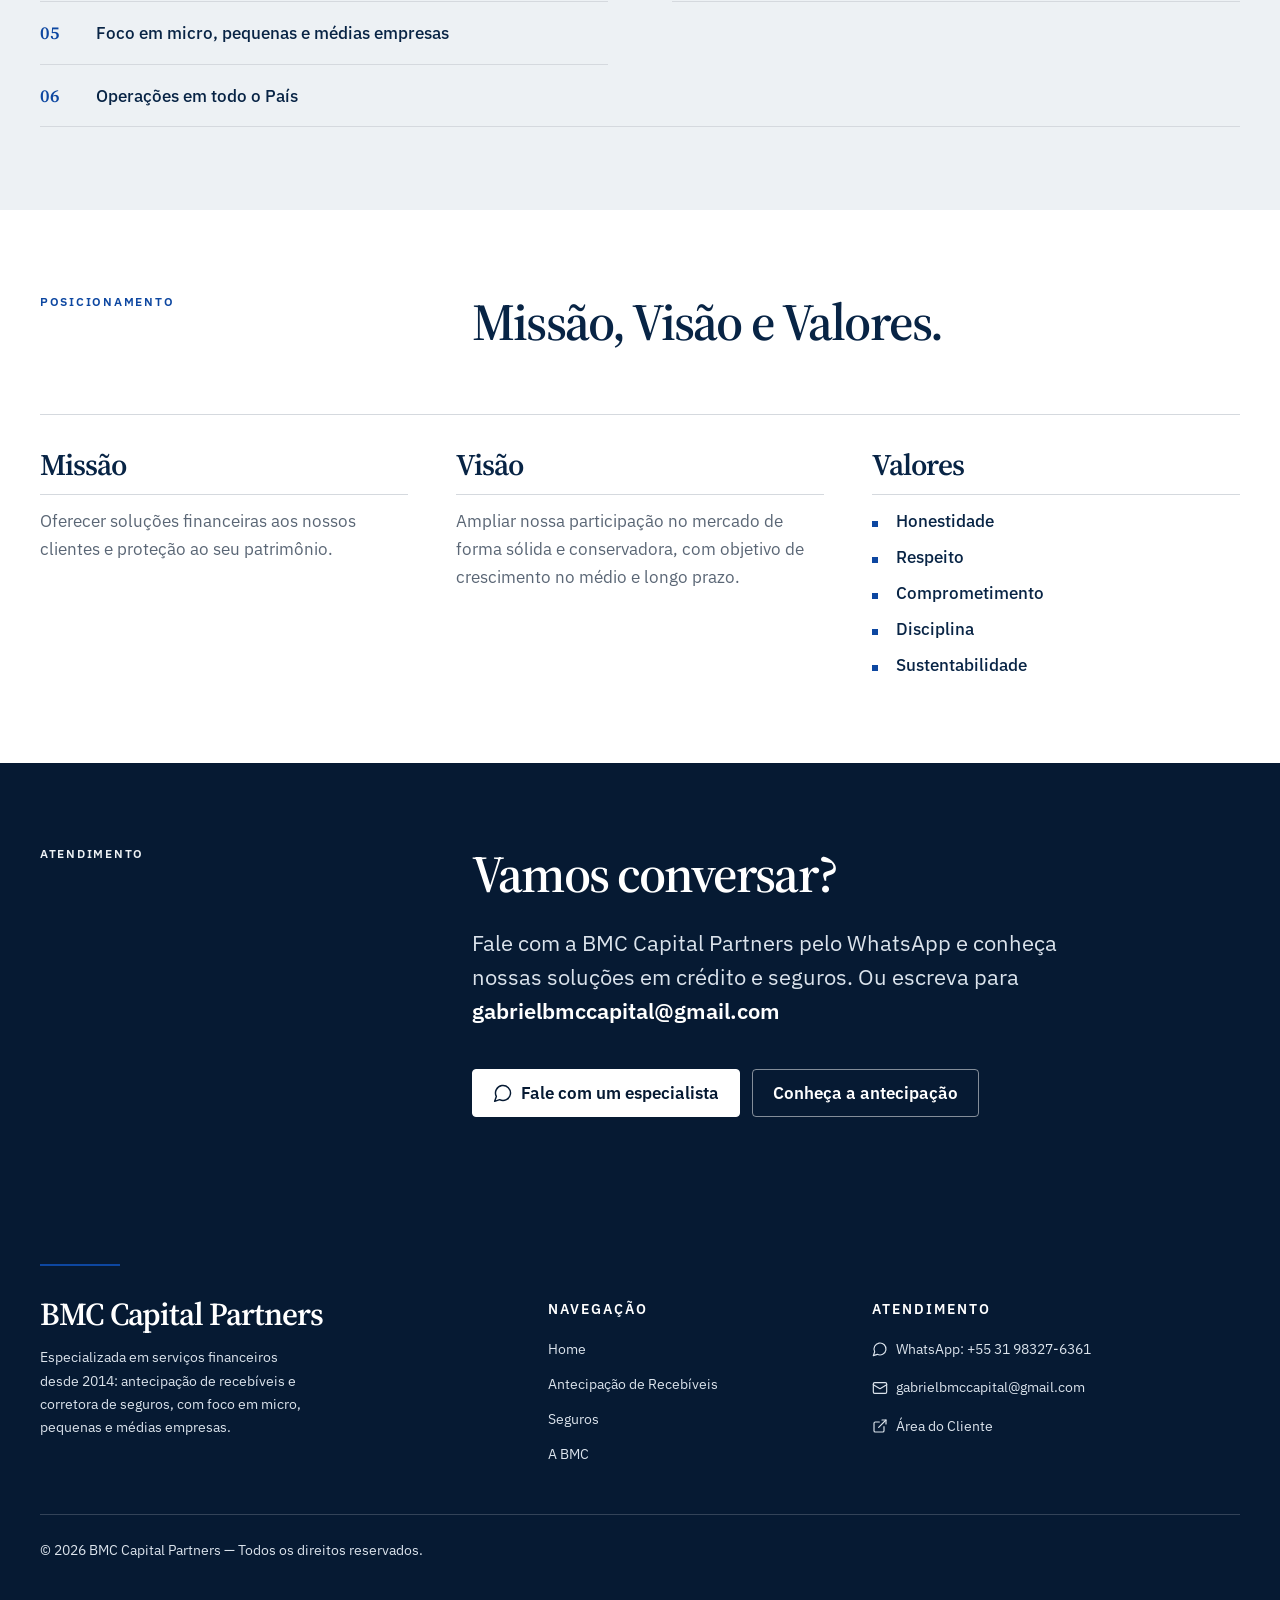
<file: quem-somos.html>
<!doctype html>
<html lang="pt-BR">
<head>
  <meta charset="utf-8">
  <meta name="viewport" content="width=device-width, initial-scale=1">
  <title>A BMC Capital Partners — Serviços financeiros desde 2014</title>
  <meta name="description" content="Conheça a BMC Capital Partners: empresa especializada em serviços financeiros desde 2014, de Belo Horizonte para todo o País. História, forma de atuação, missão, visão e valores.">
  <meta name="theme-color" content="#061A33">
  <link rel="canonical" href="https://bmccapital.com.br/quem-somos">
  <meta property="og:site_name" content="BMC Capital Partners">
  <meta property="og:type" content="website">
  <meta property="og:locale" content="pt_BR">
  <meta property="og:title" content="A BMC Capital Partners — Serviços financeiros desde 2014">
  <meta property="og:description" content="Empresa especializada em serviços financeiros desde 2014, de Belo Horizonte para todo o País. História, forma de atuação, missão, visão e valores.">
  <meta property="og:url" content="https://bmccapital.com.br/quem-somos">
  <link rel="icon" href="/assets/images/favicon/favicon.ico" sizes="48x48">
  <link rel="icon" type="image/png" sizes="32x32" href="/assets/images/favicon/favicon-32x32.png">
  <link rel="icon" type="image/png" sizes="16x16" href="/assets/images/favicon/favicon-16x16.png">
  <link rel="apple-touch-icon" href="/assets/images/favicon/apple-touch-icon.png">
  <link rel="manifest" href="/assets/images/favicon/site.webmanifest">
  <link rel="preconnect" href="https://fonts.googleapis.com">
  <link rel="preconnect" href="https://fonts.gstatic.com" crossorigin>
  <link rel="stylesheet" href="https://fonts.googleapis.com/css2?family=IBM+Plex+Sans:wght@400;500;600&family=Source+Serif+4:opsz,wght@8..60,400;8..60,500;8..60,600&display=swap">
  <link rel="stylesheet" href="/assets/css/styles.css?v=20260901">
  <script src="/assets/js/main.js?v=20260901" defer></script>
</head>
<body>
  <a class="pular-link" href="#conteudo">Pular para o conteúdo</a>

  <header class="bmc-header">
    <div class="bmc-container bmc-header__inner">
      <a class="bmc-header__logo" href="/">
        <img src="/assets/images/bmc-logo.png" alt="BMC Capital Partners — página inicial" width="245" height="156">
      </a>
      <button class="bmc-menu-toggle" type="button" aria-expanded="false" aria-controls="menu-principal">
        <svg class="bmc-icon bmc-icon--menu" viewBox="0 0 24 24" aria-hidden="true"><path d="M4 6h16"/><path d="M4 12h16"/><path d="M4 18h16"/></svg>
        <svg class="bmc-icon bmc-icon--fechar" viewBox="0 0 24 24" aria-hidden="true"><path d="M18 6 6 18"/><path d="m6 6 12 12"/></svg>
        Menu
      </button>
      <nav class="bmc-nav" id="menu-principal" aria-label="Navegação principal">
        <ul>
          <li><a class="bmc-nav__link" href="/">Home</a></li>
          <li><a class="bmc-nav__link" href="/antecipacao-de-recebiveis">Antecipação de Recebíveis</a></li>
          <li><a class="bmc-nav__link" href="/corretora-seguros">Seguros</a></li>
          <li><a class="bmc-nav__link" href="/quem-somos" aria-current="page">A BMC</a></li>
        </ul>        <a class="bmc-button bmc-button--small" href="https://www.difactweb.com.br/difactwebV1/#/290/350/login" target="_blank" rel="noopener noreferrer">
          Área do Cliente
          <svg class="bmc-icon" viewBox="0 0 24 24" aria-hidden="true" style="width:1rem;height:1rem"><path d="M15 3h6v6"/><path d="M10 14 21 3"/><path d="M18 13v6a2 2 0 0 1-2 2H5a2 2 0 0 1-2-2V8a2 2 0 0 1 2-2h6"/></svg>
          <span class="sr-only">(abre em nova guia — sistema externo DiFactWeb)</span>
        </a>
      </nav>
    </div>
  </header>
  <main id="conteudo">

    <!-- Hero institucional, mais compacto que o da Home -->
    <section class="bmc-hero bmc-hero--interno" aria-labelledby="titulo-pagina">
      <div class="bmc-container">
        <p class="bmc-eyebrow">A BMC Capital Partners</p>
        <h1 class="bmc-title bmc-title--h1" id="titulo-pagina">Serviços financeiros desde 2014.</h1>
        <p class="bmc-lead">
          A BMC Capital Partners é uma empresa especializada em serviços financeiros, no
          mercado desde 2014. Localizada em Belo Horizonte — e presente em operações por
          todo o País.
        </p>
        <div class="bmc-actions">
          <a class="bmc-button" href="/antecipacao-de-recebiveis">Conheça a antecipação</a>
          <a class="bmc-button bmc-button--secondary" href="https://wa.me/5531983276361?text=Ol%C3%A1%2C%20vim%20pelo%20site%20da%20BMC%20Capital%20Partners%20e%20gostaria%20de%20falar%20com%20um%20especialista." target="_blank" rel="noopener noreferrer">
            <svg class="bmc-icon bmc-button__icon" viewBox="0 0 24 24" aria-hidden="true"><path d="M7.9 20A9 9 0 1 0 4 16.1L2 22Z"/></svg>
            Fale com um especialista
            <span class="sr-only">(abre em nova guia — WhatsApp)</span>
          </a>
        </div>
      </div>
    </section>

    <!-- História -->
    <section class="bmc-section" aria-labelledby="titulo-historia">
      <div class="bmc-container">
        <div class="bmc-section__intro">
          <p class="bmc-eyebrow">Nossa história</p>
          <div>
            <h2 class="bmc-title" id="titulo-historia">A consolidação da marca BMC.</h2>
            <p class="bmc-copy">
              Nos orgulhamos muito da consolidação da marca BMC e de todas as conquistas
              ao longo destes anos — fruto de um trabalho sério e ético, que atende às
              expectativas e necessidades de nossos clientes e parceiros.
            </p>
            <p class="bmc-copy">
              A BMC foi idealizada com o intuito de fornecer e facilitar o acesso de micro,
              pequenas e médias empresas ao crédito.
            </p>
          </div>
        </div>

        <ol class="bmc-marcos bmc-anima">
          <li class="bmc-marco">
            <span class="bmc-marco__ano">2014</span>
            <h3>Início da atuação</h3>
            <p>Empresa especializada em serviços financeiros, com tradição e expertise em operações de fomento mercantil e FIDC.</p>
          </li>
          <li class="bmc-marco">
            <span class="bmc-marco__ano">2022</span>
            <h3>Corretora de Seguros</h3>
            <p>Parcerias firmadas com diversas seguradoras na comercialização de produtos e serviços do mercado securitário.</p>
          </li>
        </ol>
      </div>
    </section>

    <!-- Forma de atuação -->
    <section class="bmc-section bmc-section--mist" aria-labelledby="titulo-atuacao">
      <div class="bmc-container">
        <div class="bmc-section__intro">
          <p class="bmc-eyebrow">Forma de atuação</p>
          <div>
            <h2 class="bmc-title" id="titulo-atuacao">Como conduzimos o relacionamento.</h2>
          </div>
        </div>

        <ol class="bmc-diferenciais bmc-anima">
          <li>Operações realizadas pela própria BMC</li>
          <li>Análise criteriosa em cada operação</li>
          <li>Processo digital</li>
          <li>Acompanhamento da gerência comercial</li>
          <li>Foco em micro, pequenas e médias empresas</li>
          <li>Operações em todo o País</li>
        </ol>
      </div>
    </section>

    <!-- Missão, Visão e Valores -->
    <section class="bmc-section" aria-labelledby="titulo-mvv">
      <div class="bmc-container">
        <div class="bmc-section__intro">
          <p class="bmc-eyebrow">Posicionamento</p>
          <div>
            <h2 class="bmc-title" id="titulo-mvv">Missão, Visão e Valores.</h2>
          </div>
        </div>

        <div class="bmc-mvv bmc-anima">
          <article class="bmc-mvv__bloco">
            <h3>Missão</h3>
            <p>Oferecer soluções financeiras aos nossos clientes e proteção ao seu patrimônio.</p>
          </article>
          <article class="bmc-mvv__bloco">
            <h3>Visão</h3>
            <p>Ampliar nossa participação no mercado de forma sólida e conservadora, com objetivo de crescimento no médio e longo prazo.</p>
          </article>
          <article class="bmc-mvv__bloco">
            <h3>Valores</h3>
            <ul class="bmc-mvv__valores">
              <li>Honestidade</li>
              <li>Respeito</li>
              <li>Comprometimento</li>
              <li>Disciplina</li>
              <li>Sustentabilidade</li>
            </ul>
          </article>
        </div>
      </div>
    </section>

    <!-- Chamada final -->
    <section class="bmc-section bmc-section--dark" aria-labelledby="titulo-contato">
      <div class="bmc-container">
        <div class="bmc-section__intro" style="margin-bottom:0">
          <p class="bmc-eyebrow bmc-eyebrow--on-dark">Atendimento</p>
          <div>
            <h2 class="bmc-title" id="titulo-contato">Vamos conversar?</h2>
            <p class="bmc-lead">
              Fale com a BMC Capital Partners pelo WhatsApp e conheça nossas soluções em
              crédito e seguros. Ou escreva para
              <a class="bmc-link bmc-link--on-dark bmc-link--underlined" href="mailto:gabrielbmccapital@gmail.com">gabrielbmccapital@gmail.com</a>
            </p>
            <div class="bmc-actions" style="margin-top: var(--bmc-space-4)">
              <a class="bmc-button bmc-button--on-dark" href="https://wa.me/5531983276361?text=Ol%C3%A1%2C%20vim%20pelo%20site%20da%20BMC%20Capital%20Partners%20e%20gostaria%20de%20falar%20com%20um%20especialista." target="_blank" rel="noopener noreferrer">
                <svg class="bmc-icon bmc-button__icon" viewBox="0 0 24 24" aria-hidden="true"><path d="M7.9 20A9 9 0 1 0 4 16.1L2 22Z"/></svg>
                Fale com um especialista
                <span class="sr-only">(abre em nova guia — WhatsApp)</span>
              </a>
              <a class="bmc-button bmc-button--outline-on-dark" href="/antecipacao-de-recebiveis">Conheça a antecipação</a>
            </div>
          </div>
        </div>
      </div>
    </section>
  </main>

  <footer class="bmc-footer">
    <div class="bmc-container">
      <div class="bmc-footer__rule" aria-hidden="true"></div>
      <div class="bmc-footer__grid">
        <div>
          <p class="bmc-footer__wordmark">BMC Capital Partners</p>
          <p class="bmc-footer__descricao">
            Especializada em serviços financeiros desde 2014: antecipação de recebíveis
            e corretora de seguros, com foco em micro, pequenas e médias empresas.
          </p>
        </div>
        <nav aria-label="Links do rodapé">
          <h2>Navegação</h2>
          <ul class="bmc-footer__list">
            <li><a href="/">Home</a></li>
            <li><a href="/antecipacao-de-recebiveis">Antecipação de Recebíveis</a></li>
            <li><a href="/corretora-seguros">Seguros</a></li>
            <li><a href="/quem-somos">A BMC</a></li>
          </ul>        </nav>
        <div>
          <h2>Atendimento</h2>
          <ul class="bmc-footer__list">
            <li>
              <a href="https://wa.me/5531983276361?text=Ol%C3%A1%2C%20vim%20pelo%20site%20da%20BMC%20Capital%20Partners%20e%20gostaria%20de%20falar%20com%20um%20especialista." target="_blank" rel="noopener noreferrer">
                <svg class="bmc-icon" viewBox="0 0 24 24" aria-hidden="true" style="width:1rem;height:1rem"><path d="M7.9 20A9 9 0 1 0 4 16.1L2 22Z"/></svg>
                WhatsApp: +55 31 98327-6361
                <span class="sr-only">(abre em nova guia)</span>
              </a>
            </li>
                        <li>
              <a href="mailto:gabrielbmccapital@gmail.com">
                <svg class="bmc-icon" viewBox="0 0 24 24" aria-hidden="true" style="width:1rem;height:1rem"><rect width="20" height="16" x="2" y="4" rx="2"/><path d="m2 7 10 6 10-6"/></svg>
                gabrielbmccapital@gmail.com
              </a>
            </li><li>
              <a href="https://www.difactweb.com.br/difactwebV1/#/290/350/login" target="_blank" rel="noopener noreferrer">
                <svg class="bmc-icon" viewBox="0 0 24 24" aria-hidden="true" style="width:1rem;height:1rem"><path d="M15 3h6v6"/><path d="M10 14 21 3"/><path d="M18 13v6a2 2 0 0 1-2 2H5a2 2 0 0 1-2-2V8a2 2 0 0 1 2-2h6"/></svg>
                Área do Cliente
                <span class="sr-only">(abre em nova guia — sistema externo DiFactWeb)</span>
              </a>
            </li>
          </ul>
        </div>
      </div>
      <div class="bmc-footer__legal">
        <p>© <span data-ano>2026</span> BMC Capital Partners — Todos os direitos reservados.</p>
      </div>
    </div>
  </footer>  <!-- Botão flutuante de WhatsApp (presente em todas as páginas) -->
  <a class="bmc-zap" href="https://wa.me/5531983276361?text=Ol%C3%A1%2C%20vim%20pelo%20site%20da%20BMC%20Capital%20Partners%20e%20gostaria%20de%20falar%20com%20um%20especialista."
     target="_blank" rel="noopener noreferrer"
     aria-label="Falar com um especialista pelo WhatsApp">
    <svg viewBox="0 0 32 32" aria-hidden="true" focusable="false"><path d="M16.04 3C8.9 3 3.1 8.8 3.1 15.94c0 2.28.6 4.5 1.74 6.46L3 29l6.77-1.77a12.9 12.9 0 0 0 6.27 1.6h.01c7.13 0 12.93-5.8 12.93-12.94C29 8.8 23.2 3 16.04 3Zm0 23.6h-.01a10.7 10.7 0 0 1-5.46-1.5l-.39-.23-4.02 1.05 1.07-3.92-.25-.4a10.65 10.65 0 0 1-1.63-5.66c0-5.93 4.83-10.75 10.76-10.75 2.87 0 5.57 1.12 7.6 3.15a10.68 10.68 0 0 1 3.15 7.61c0 5.93-4.83 10.75-10.82 10.75Zm5.9-8.05c-.32-.16-1.91-.94-2.2-1.05-.3-.11-.51-.16-.73.16-.21.32-.83 1.05-1.02 1.27-.19.21-.37.24-.69.08-.32-.16-1.36-.5-2.6-1.6-.96-.86-1.6-1.92-1.79-2.24-.19-.32-.02-.5.14-.66.15-.14.32-.37.48-.56.16-.19.21-.32.32-.53.11-.21.05-.4-.03-.56-.08-.16-.72-1.74-.99-2.38-.26-.62-.52-.54-.72-.55h-.62c-.21 0-.56.08-.85.4-.29.32-1.11 1.09-1.11 2.65s1.14 3.08 1.3 3.29c.16.21 2.24 3.42 5.43 4.8.76.33 1.35.52 1.81.67.76.24 1.45.21 2 .13.61-.09 1.91-.78 2.18-1.54.27-.76.27-1.4.19-1.54-.08-.13-.29-.21-.61-.37Z"/></svg>
  </a>
</body>
</html>
</file>
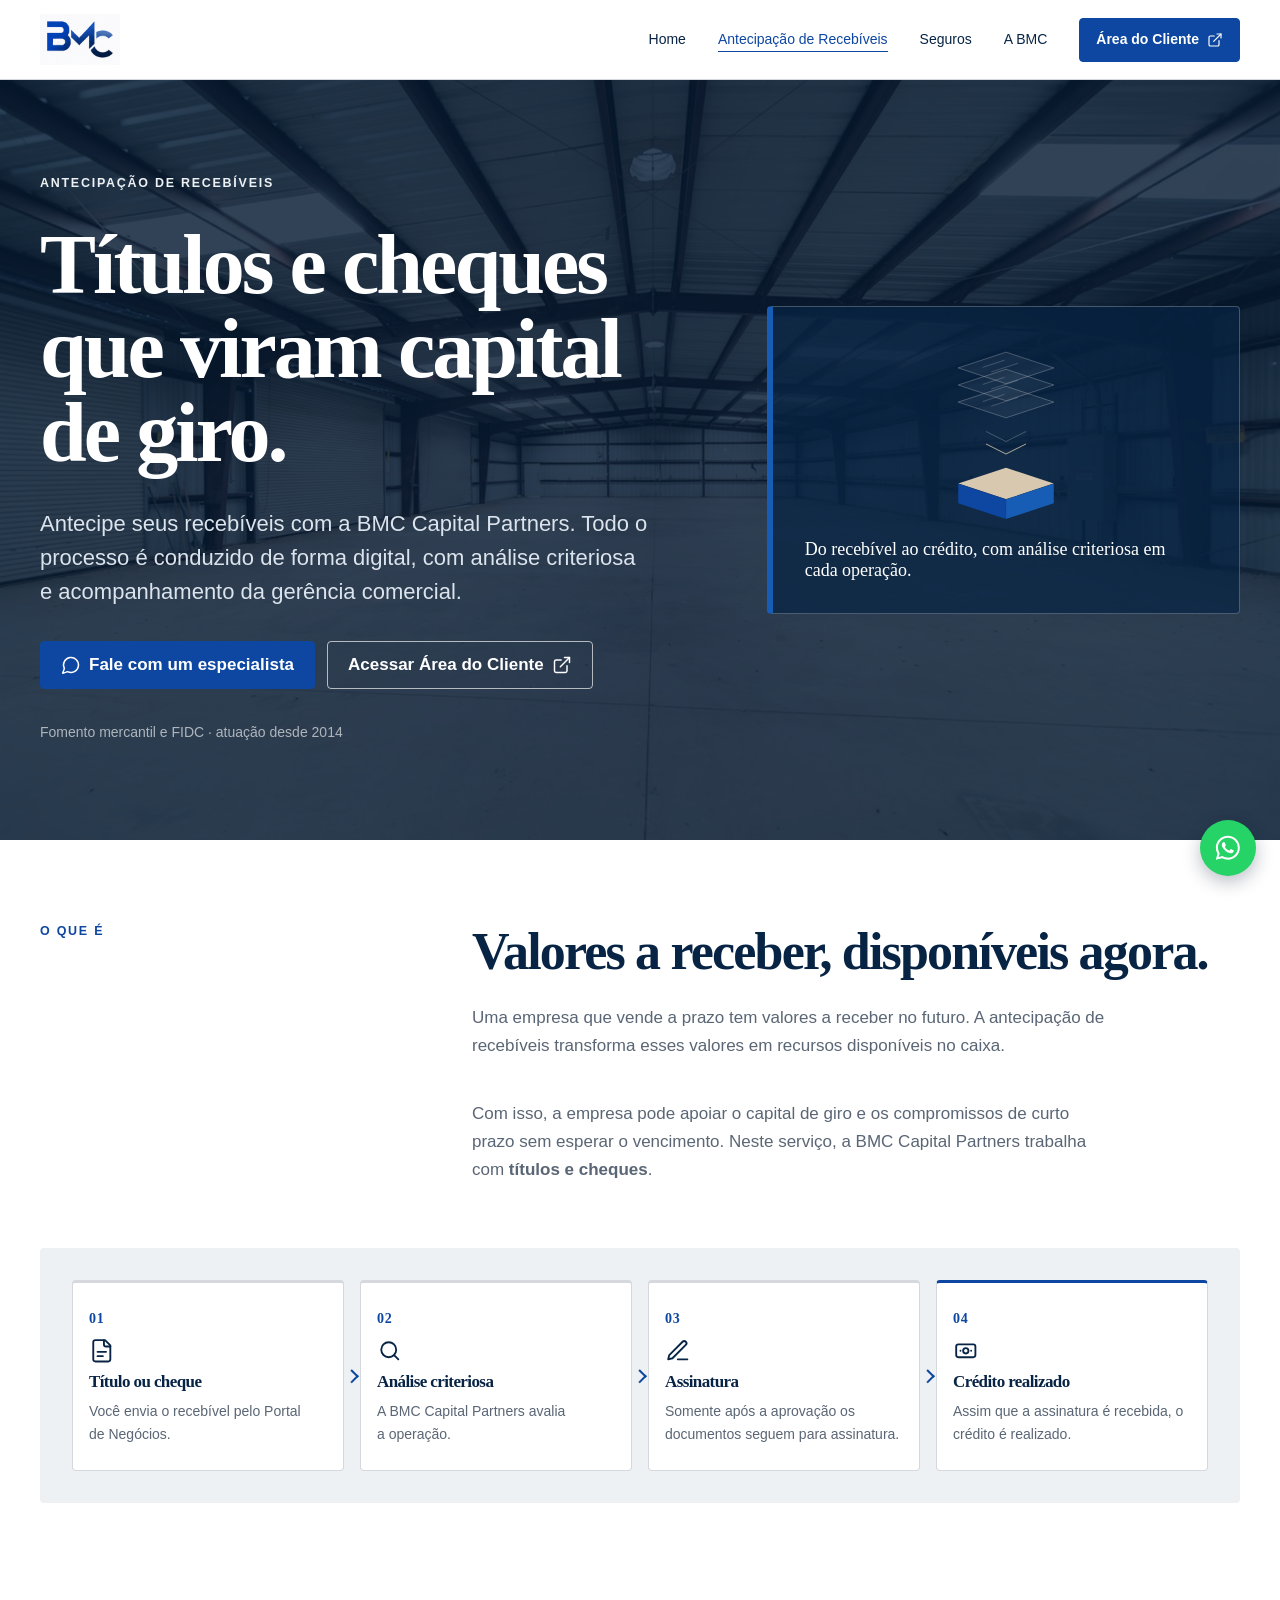
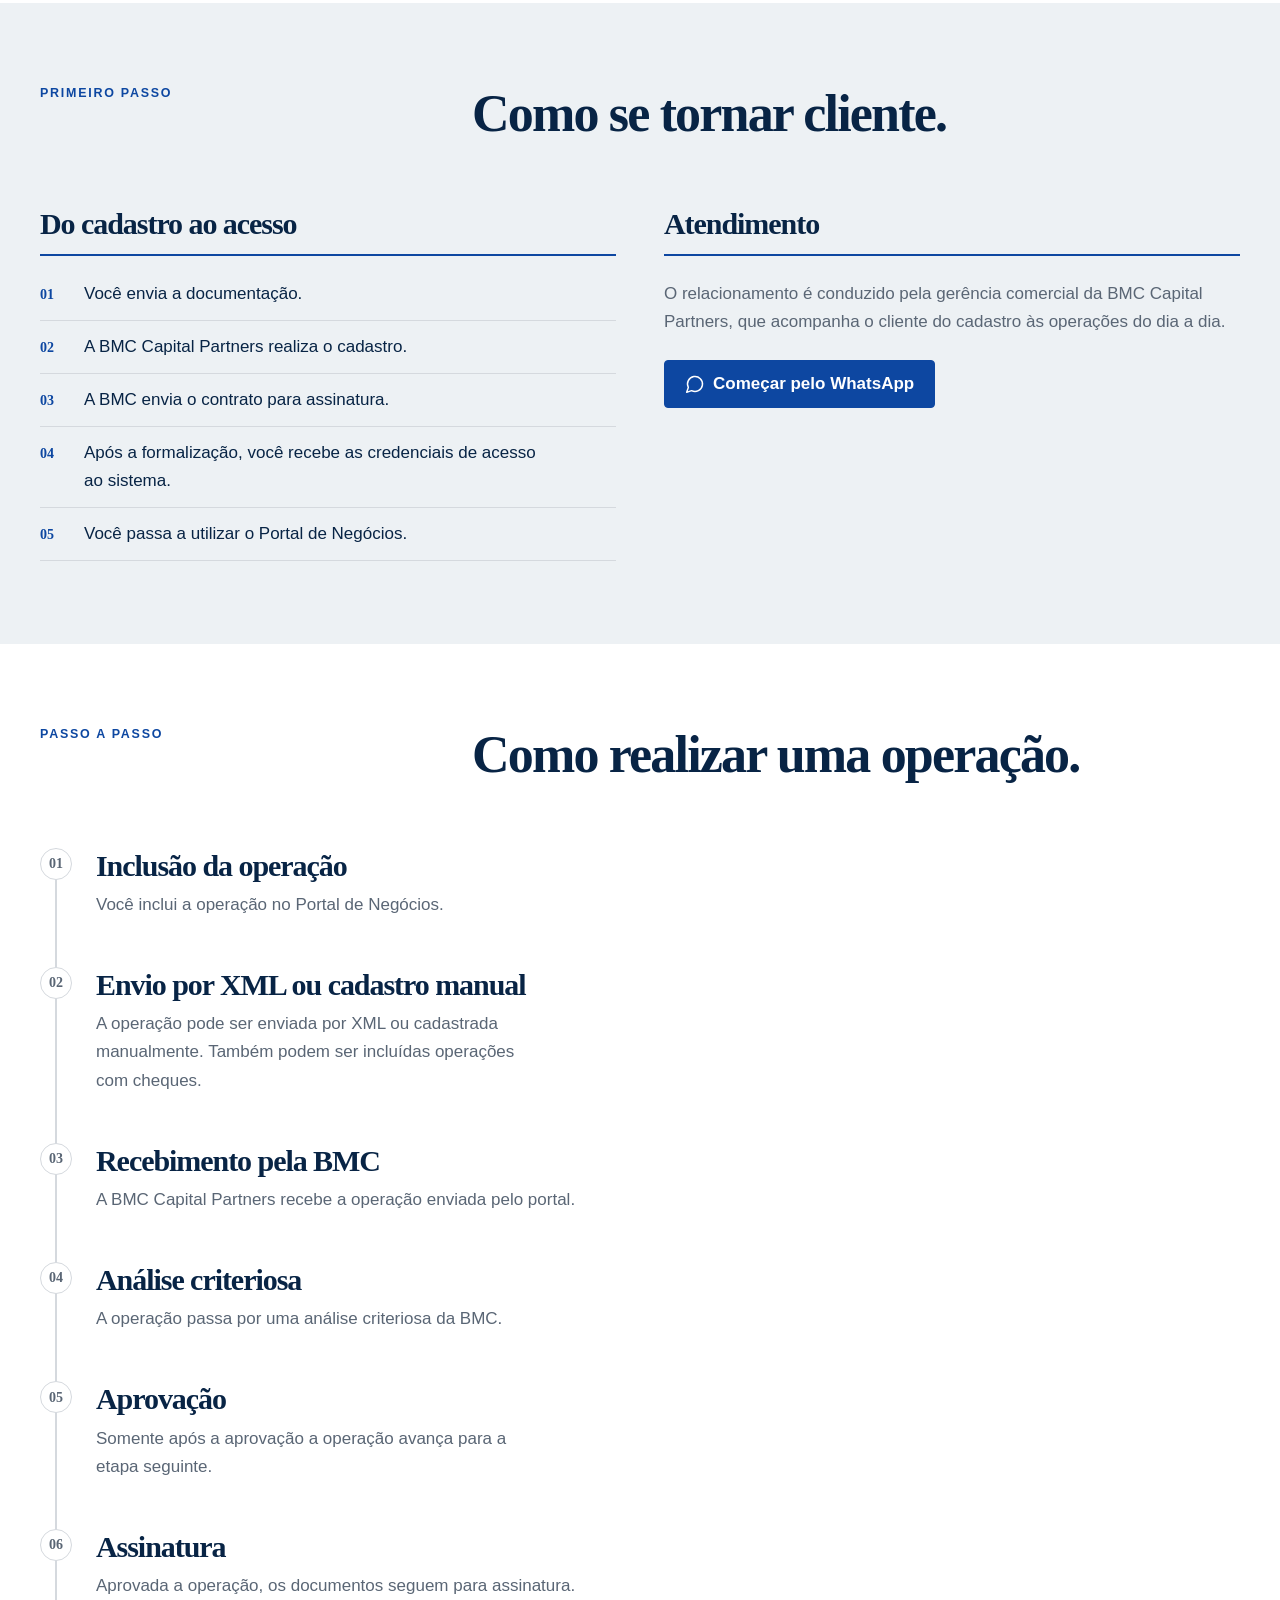
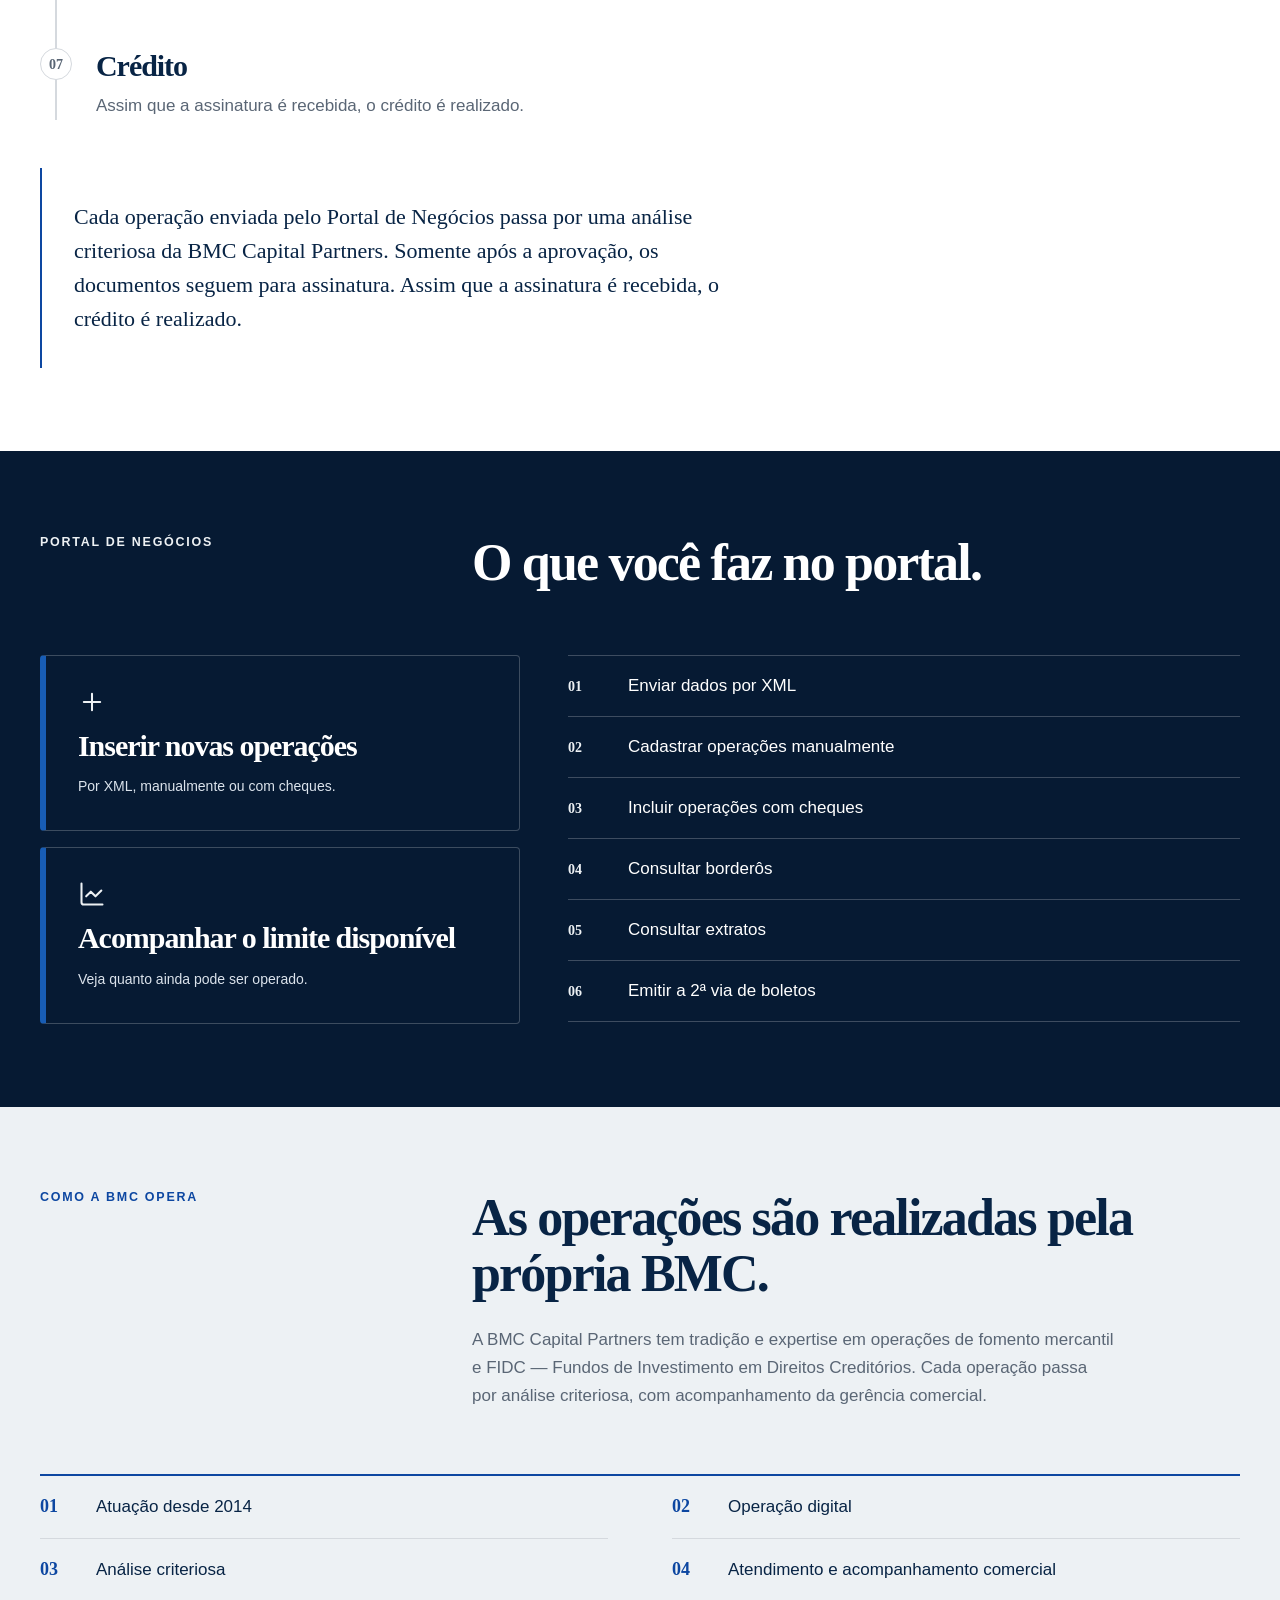
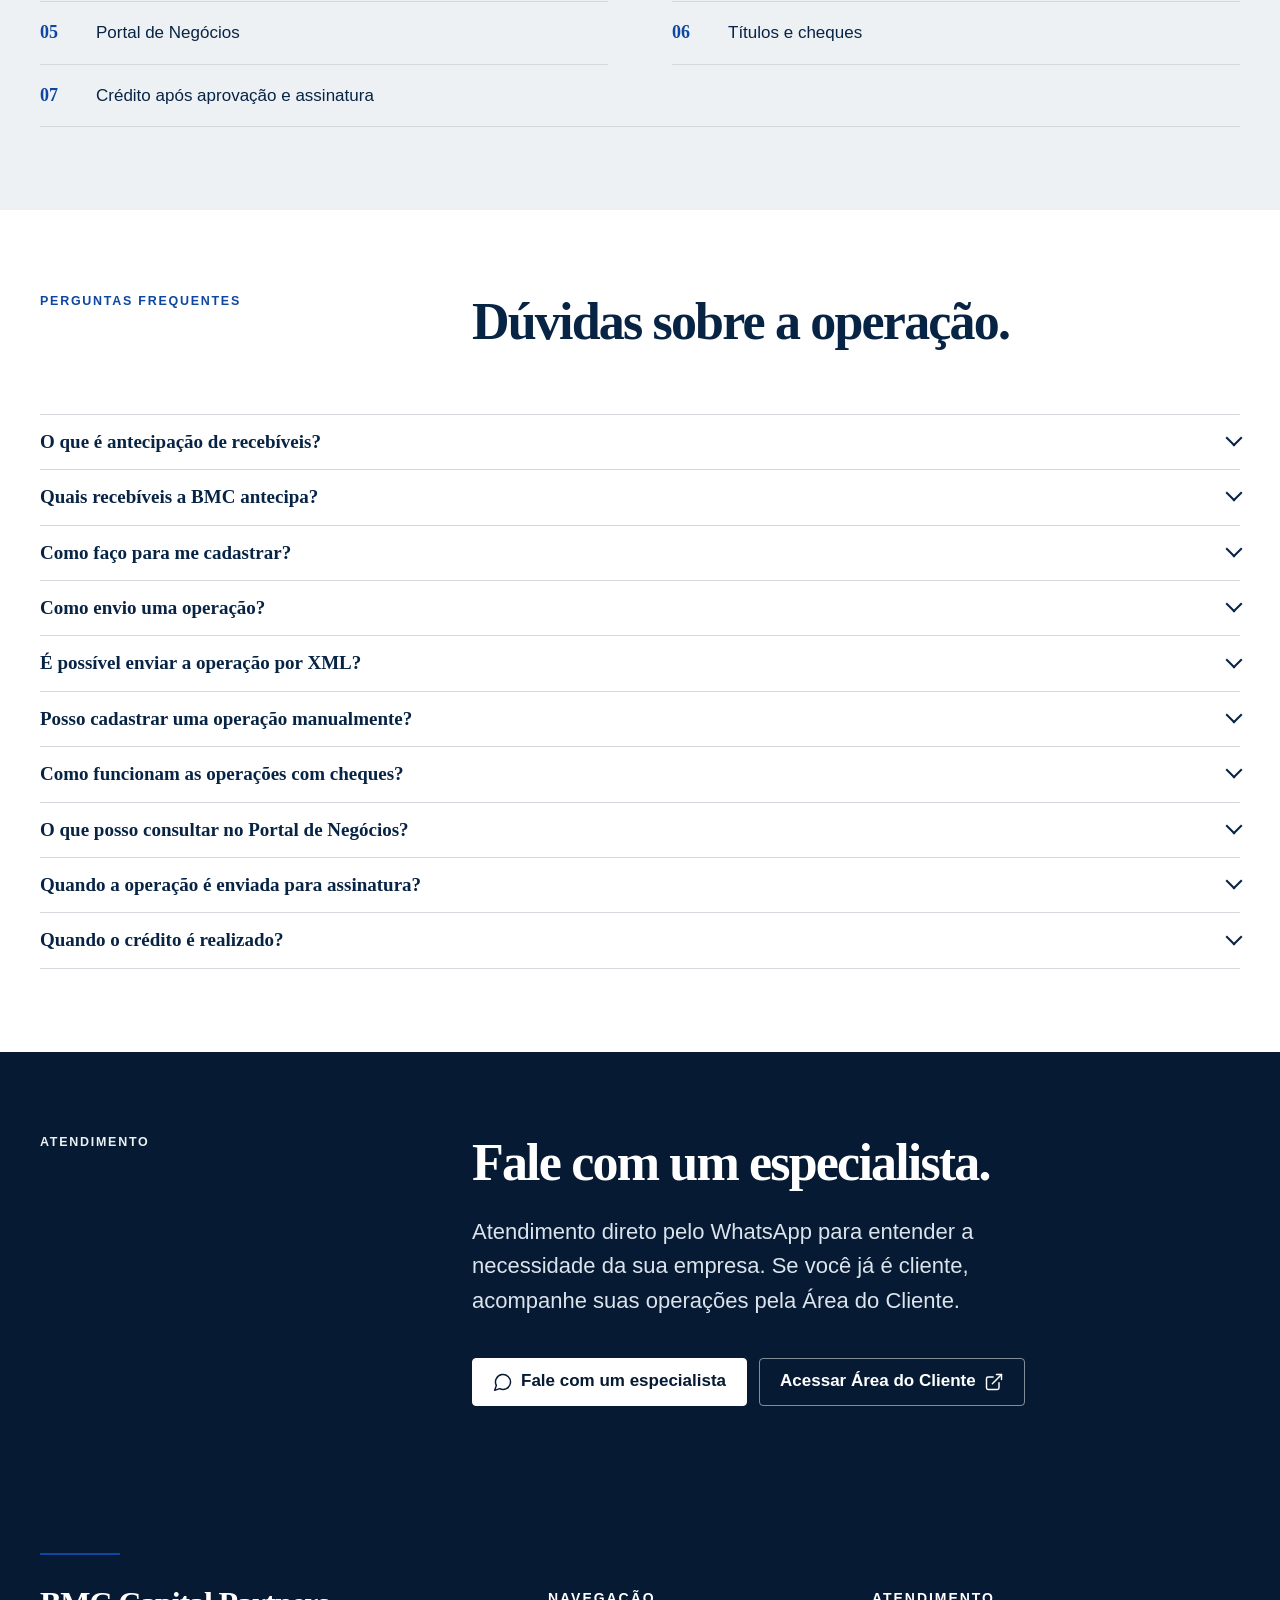
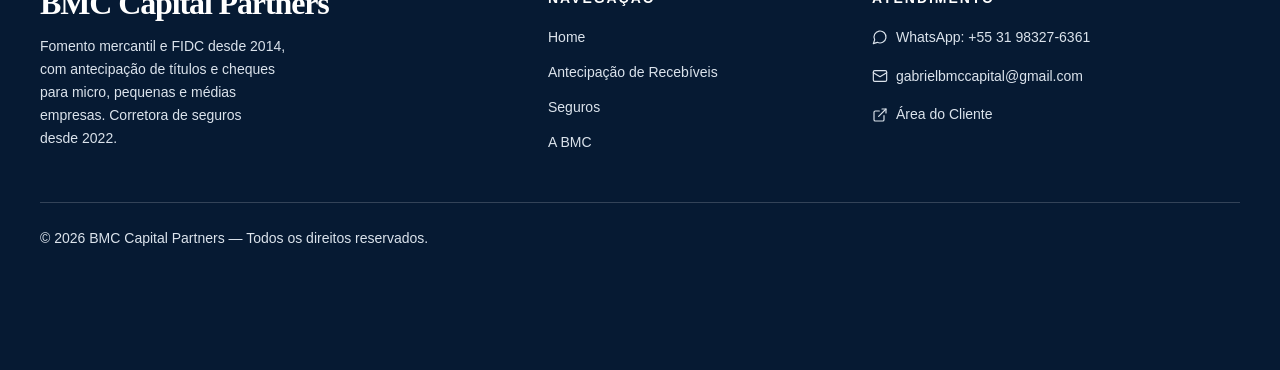
<file: public/antecipacao-de-recebiveis.html>
<!doctype html>
<html lang="pt-BR">
<head>
  <meta charset="utf-8">
  <meta name="viewport" content="width=device-width, initial-scale=1">
  <title>Antecipação de Recebíveis — BMC Capital Partners</title>
  <meta name="description" content="Antecipe títulos e cheques com a BMC Capital Partners e transforme valores a receber em capital de giro. Processo digital, análise criteriosa e acompanhamento da gerência comercial.">
  <meta name="theme-color" content="#061A33">
  <link rel="canonical" href="https://bmccapital.com.br/antecipacao-de-recebiveis">
  <meta property="og:site_name" content="BMC Capital Partners">
  <meta property="og:type" content="website">
  <meta property="og:locale" content="pt_BR">
  <meta property="og:title" content="Antecipação de Recebíveis — BMC Capital Partners">
  <meta property="og:description" content="Transforme títulos e cheques em capital de giro, com processo digital, análise criteriosa e acompanhamento comercial.">
  <meta property="og:url" content="https://bmccapital.com.br/antecipacao-de-recebiveis">
  <link rel="icon" href="/assets/images/favicon/favicon.ico" sizes="48x48">
  <link rel="icon" type="image/png" sizes="32x32" href="/assets/images/favicon/favicon-32x32.png">
  <link rel="icon" type="image/png" sizes="16x16" href="/assets/images/favicon/favicon-16x16.png">
  <link rel="apple-touch-icon" href="/assets/images/favicon/apple-touch-icon.png">
  <link rel="manifest" href="/assets/images/favicon/site.webmanifest">
  <link rel="stylesheet" href="/assets/css/styles.css?v=28e05145">
  <script src="/assets/js/main.js?v=b5ebd4da" defer></script>
</head>
<body>
  <a class="pular-link" href="#conteudo">Pular para o conteúdo</a>

  <header class="bmc-header">
    <div class="bmc-container bmc-header__inner">
      <a class="bmc-header__logo" href="/">
        <img src="/assets/images/bmc-logo.png" alt="BMC Capital Partners — página inicial" width="245" height="156">
      </a>
      <button class="bmc-menu-toggle" type="button" aria-expanded="false" aria-controls="menu-principal">
        <svg class="bmc-icon bmc-icon--menu" viewBox="0 0 24 24" aria-hidden="true"><path d="M4 6h16"/><path d="M4 12h16"/><path d="M4 18h16"/></svg>
        <svg class="bmc-icon bmc-icon--fechar" viewBox="0 0 24 24" aria-hidden="true"><path d="M18 6 6 18"/><path d="m6 6 12 12"/></svg>
        Menu
      </button>
      <nav class="bmc-nav" id="menu-principal" aria-label="Navegação principal">
        <ul>
          <li><a class="bmc-nav__link" href="/">Home</a></li>
          <li><a class="bmc-nav__link" href="/antecipacao-de-recebiveis" aria-current="page">Antecipação de Recebíveis</a></li>
          <li><a class="bmc-nav__link" href="/corretora-seguros">Seguros</a></li>
          <li><a class="bmc-nav__link" href="/quem-somos">A BMC</a></li>
        </ul>
        <a class="bmc-button bmc-button--small" href="https://www.difactweb.com.br/difactwebV1/#/290/350/login" target="_blank" rel="noopener noreferrer">
          Área do Cliente
          <svg class="bmc-icon" viewBox="0 0 24 24" aria-hidden="true" style="width:1rem;height:1rem"><path d="M15 3h6v6"/><path d="M10 14 21 3"/><path d="M18 13v6a2 2 0 0 1-2 2H5a2 2 0 0 1-2-2V8a2 2 0 0 1 2-2h6"/></svg>
          <span class="sr-only">(abre em nova guia — sistema externo DiFactWeb)</span>
        </a>
      </nav>
    </div>
  </header>

  <main id="conteudo">

    <!-- Hero -->
    <section class="bmc-hero bmc-hero--imersivo" aria-labelledby="titulo-hero">
      <img class="bmc-hero__fundo"
           src="/assets/images/site/hero-antecipacao-1400.jpg"
           srcset="/assets/images/site/hero-antecipacao-900.jpg 900w,
                         /assets/images/site/hero-antecipacao-1400.jpg 1400w,
                         /assets/images/site/hero-antecipacao-1920.jpg 1920w"
           sizes="100vw"
           alt="" aria-hidden="true"
           width="1400" height="933" fetchpriority="high" decoding="async">
      <div class="bmc-container">
        <div class="bmc-hero__grid">
          <div class="bmc-hero__copy">
            <p class="bmc-eyebrow">Antecipação de recebíveis</p>
            <h1 class="bmc-display bmc-display--wide" id="titulo-hero">Títulos e cheques que viram capital de giro.</h1>
            <p class="bmc-lead">
              Antecipe seus recebíveis com a BMC Capital Partners. Todo o processo é
              conduzido de forma digital, com análise criteriosa e acompanhamento
              da gerência comercial.
            </p>
            <div class="bmc-actions">
              <a class="bmc-button" href="https://wa.me/5531983276361?text=Ol%C3%A1%2C%20vim%20pela%20p%C3%A1gina%20de%20Antecipa%C3%A7%C3%A3o%20de%20Receb%C3%ADveis%20da%20BMC%20Capital%20Partners%20e%20gostaria%20de%20mais%20informa%C3%A7%C3%B5es." target="_blank" rel="noopener noreferrer">
                <svg class="bmc-icon bmc-button__icon" viewBox="0 0 24 24" aria-hidden="true"><path d="M7.9 20A9 9 0 1 0 4 16.1L2 22Z"/></svg>
                Fale com um especialista
                <span class="sr-only">(abre em nova guia — WhatsApp)</span>
              </a>
              <a class="bmc-button bmc-button--secondary" href="https://www.difactweb.com.br/difactwebV1/#/290/350/login" target="_blank" rel="noopener noreferrer">
                Acessar Área do Cliente
                <svg class="bmc-icon bmc-button__icon" viewBox="0 0 24 24" aria-hidden="true"><path d="M15 3h6v6"/><path d="M10 14 21 3"/><path d="M18 13v6a2 2 0 0 1-2 2H5a2 2 0 0 1-2-2V8a2 2 0 0 1 2-2h6"/></svg>
                <span class="sr-only">(abre em nova guia — sistema externo DiFactWeb)</span>
              </a>
            </div>
            <p class="bmc-hero__note">Fomento mercantil e FIDC · atuação desde 2014</p>
          </div>

          <aside class="bmc-hero__cartao">
            <img src="/assets/images/site/composicao-hero.svg" alt="" width="440" height="560" aria-hidden="true">
            <p>Do recebível ao crédito, com análise criteriosa em cada operação.</p>
          </aside>
        </div>
      </div>
    </section>

    <!-- O que é -->
    <section class="bmc-section" aria-labelledby="titulo-oquee">
      <div class="bmc-container">
        <div class="bmc-section__intro">
          <p class="bmc-eyebrow">O que é</p>
          <div>
            <h2 class="bmc-title" id="titulo-oquee">Valores a receber, disponíveis agora.</h2>
            <p class="bmc-copy">
              Uma empresa que vende a prazo tem valores a receber no futuro. A antecipação
              de recebíveis transforma esses valores em recursos disponíveis no caixa.
            </p>
            <p class="bmc-copy">
              Com isso, a empresa pode apoiar o capital de giro e os compromissos de curto
              prazo sem esperar o vencimento. Neste serviço, a BMC Capital Partners trabalha
              com <strong>títulos e cheques</strong>.
            </p>
          </div>
        </div>

        <ol class="bmc-fluxo bmc-anima">
          <li class="bmc-fluxo__etapa">
            <span class="bmc-fluxo__num">01</span>
            <svg class="bmc-icon" viewBox="0 0 24 24" aria-hidden="true"><path d="M14 2v4a2 2 0 0 0 2 2h4"/><path d="M15 2H6a2 2 0 0 0-2 2v16a2 2 0 0 0 2 2h12a2 2 0 0 0 2-2V7z"/><path d="M8 13h8M8 17h5"/></svg>
            <h3>Título ou cheque</h3>
            <p>Você envia o recebível pelo Portal de Negócios.</p>
          </li>
          <li class="bmc-fluxo__etapa">
            <span class="bmc-fluxo__num">02</span>
            <svg class="bmc-icon" viewBox="0 0 24 24" aria-hidden="true"><circle cx="11" cy="11" r="7"/><path d="m20 20-3.5-3.5"/></svg>
            <h3>Análise criteriosa</h3>
            <p>A BMC Capital Partners avalia a operação.</p>
          </li>
          <li class="bmc-fluxo__etapa">
            <span class="bmc-fluxo__num">03</span>
            <svg class="bmc-icon" viewBox="0 0 24 24" aria-hidden="true"><path d="M12 20h9"/><path d="M16.5 3.5a2.12 2.12 0 0 1 3 3L7 19l-4 1 1-4z"/></svg>
            <h3>Assinatura</h3>
            <p>Somente após a aprovação os documentos seguem para assinatura.</p>
          </li>
          <li class="bmc-fluxo__etapa">
            <span class="bmc-fluxo__num">04</span>
            <svg class="bmc-icon" viewBox="0 0 24 24" aria-hidden="true"><rect width="18" height="12" x="3" y="6" rx="2"/><circle cx="12" cy="12" r="2.5"/><path d="M7 12h.01M17 12h.01"/></svg>
            <h3>Crédito realizado</h3>
            <p>Assim que a assinatura é recebida, o crédito é realizado.</p>
          </li>
        </ol>
      </div>
    </section>

    <!-- Como se tornar cliente -->
    <section class="bmc-section bmc-section--paper" aria-labelledby="titulo-cliente">
      <div class="bmc-container">
        <div class="bmc-section__intro">
          <p class="bmc-eyebrow">Primeiro passo</p>
          <div>
            <h2 class="bmc-title" id="titulo-cliente">Como se tornar cliente.</h2>
          </div>
        </div>

        <div class="bmc-jornadas">
          <div class="bmc-jornada bmc-anima">
            <h3>Do cadastro ao acesso</h3>
            <ol>
              <li><span>Você envia a documentação.</span></li>
              <li><span>A BMC Capital Partners realiza o cadastro.</span></li>
              <li><span>A BMC envia o contrato para assinatura.</span></li>
              <li><span>Após a formalização, você recebe as credenciais de acesso ao sistema.</span></li>
              <li><span>Você passa a utilizar o Portal de Negócios.</span></li>
            </ol>
          </div>
          <div class="bmc-jornada bmc-anima bmc-anima--d1">
            <h3>Atendimento</h3>
            <p class="bmc-copy">
              O relacionamento é conduzido pela gerência comercial da BMC Capital Partners,
              que acompanha o cliente do cadastro às operações do dia a dia.
            </p>
            <div class="bmc-actions">
              <a class="bmc-button" href="https://wa.me/5531983276361?text=Ol%C3%A1%2C%20vim%20pela%20p%C3%A1gina%20de%20Antecipa%C3%A7%C3%A3o%20de%20Receb%C3%ADveis%20da%20BMC%20Capital%20Partners%20e%20gostaria%20de%20saber%20como%20me%20tornar%20cliente." target="_blank" rel="noopener noreferrer">
                <svg class="bmc-icon bmc-button__icon" viewBox="0 0 24 24" aria-hidden="true"><path d="M7.9 20A9 9 0 1 0 4 16.1L2 22Z"/></svg>
                Começar pelo WhatsApp
                <span class="sr-only">(abre em nova guia — WhatsApp)</span>
              </a>
            </div>
          </div>
        </div>
      </div>
    </section>

    <!-- Como realizar uma operação -->
    <section class="bmc-section" aria-labelledby="titulo-operacao">
      <div class="bmc-container">
        <div class="bmc-section__intro">
          <p class="bmc-eyebrow">Passo a passo</p>
          <div>
            <h2 class="bmc-title" id="titulo-operacao">Como realizar uma operação.</h2>
          </div>
        </div>

        <div class="bmc-processo" data-processo>
          <div class="bmc-processo__trilho" aria-hidden="true"><span></span></div>

          <div class="bmc-etapa">
            <span class="bmc-etapa__marca" aria-hidden="true">01</span>
            <div class="bmc-etapa__corpo">
              <h3>Inclusão da operação</h3>
              <p>Você inclui a operação no Portal de Negócios.</p>
            </div>
          </div>
          <div class="bmc-etapa">
            <span class="bmc-etapa__marca" aria-hidden="true">02</span>
            <div class="bmc-etapa__corpo">
              <h3>Envio por XML ou cadastro manual</h3>
              <p>A operação pode ser enviada por XML ou cadastrada manualmente. Também podem ser incluídas operações com cheques.</p>
            </div>
          </div>
          <div class="bmc-etapa">
            <span class="bmc-etapa__marca" aria-hidden="true">03</span>
            <div class="bmc-etapa__corpo">
              <h3>Recebimento pela BMC</h3>
              <p>A BMC Capital Partners recebe a operação enviada pelo portal.</p>
            </div>
          </div>
          <div class="bmc-etapa">
            <span class="bmc-etapa__marca" aria-hidden="true">04</span>
            <div class="bmc-etapa__corpo">
              <h3>Análise criteriosa</h3>
              <p>A operação passa por uma análise criteriosa da BMC.</p>
            </div>
          </div>
          <div class="bmc-etapa">
            <span class="bmc-etapa__marca" aria-hidden="true">05</span>
            <div class="bmc-etapa__corpo">
              <h3>Aprovação</h3>
              <p>Somente após a aprovação a operação avança para a etapa seguinte.</p>
            </div>
          </div>
          <div class="bmc-etapa">
            <span class="bmc-etapa__marca" aria-hidden="true">06</span>
            <div class="bmc-etapa__corpo">
              <h3>Assinatura</h3>
              <p>Aprovada a operação, os documentos seguem para assinatura.</p>
            </div>
          </div>
          <div class="bmc-etapa">
            <span class="bmc-etapa__marca" aria-hidden="true">07</span>
            <div class="bmc-etapa__corpo">
              <h3>Crédito</h3>
              <p>Assim que a assinatura é recebida, o crédito é realizado.</p>
            </div>
          </div>
        </div>

        <div class="bmc-aviso bmc-anima">
          <p>
            Cada operação enviada pelo Portal de Negócios passa por uma análise criteriosa
            da BMC Capital Partners. Somente após a aprovação, os documentos seguem para
            assinatura. Assim que a assinatura é recebida, o crédito é realizado.
          </p>
        </div>
      </div>
    </section>

    <!-- Portal de Negócios -->
    <section class="bmc-section bmc-section--dark" aria-labelledby="titulo-portal">
      <div class="bmc-container">
        <div class="bmc-section__intro">
          <p class="bmc-eyebrow bmc-eyebrow--on-dark">Portal de Negócios</p>
          <div>
            <h2 class="bmc-title" id="titulo-portal">O que você faz no portal.</h2>
          </div>
        </div>

        <div class="bmc-portal-comp">
          <div class="bmc-portal-destaques bmc-anima">
            <div class="bmc-portal-destaque">
              <svg class="bmc-icon" viewBox="0 0 24 24" aria-hidden="true"><path d="M12 5v14M5 12h14"/></svg>
              <h3>Inserir novas operações</h3>
              <p>Por XML, manualmente ou com cheques.</p>
            </div>
            <div class="bmc-portal-destaque">
              <svg class="bmc-icon" viewBox="0 0 24 24" aria-hidden="true"><path d="M3 3v16a2 2 0 0 0 2 2h16"/><path d="m7 14 4-4 4 4 5-5"/></svg>
              <h3>Acompanhar o limite disponível</h3>
              <p>Veja quanto ainda pode ser operado.</p>
            </div>
          </div>

          <ol class="bmc-portal-lista bmc-anima bmc-anima--d1">
            <li>Enviar dados por XML</li>
            <li>Cadastrar operações manualmente</li>
            <li>Incluir operações com cheques</li>
            <li>Consultar borderôs</li>
            <li>Consultar extratos</li>
            <li>Emitir a 2ª via de boletos</li>
          </ol>
        </div>
      </div>
    </section>

    <!-- Estrutura das operações e diferenciais -->
    <section class="bmc-section bmc-section--mist" aria-labelledby="titulo-estrutura">
      <div class="bmc-container">
        <div class="bmc-section__intro">
          <p class="bmc-eyebrow">Como a BMC opera</p>
          <div>
            <h2 class="bmc-title" id="titulo-estrutura">As operações são realizadas pela própria BMC.</h2>
            <p class="bmc-copy">
              A BMC Capital Partners tem tradição e expertise em operações de fomento
              mercantil e FIDC — Fundos de Investimento em Direitos Creditórios. Cada
              operação passa por análise criteriosa, com acompanhamento da gerência comercial.
            </p>
          </div>
        </div>

        <ol class="bmc-diferenciais bmc-anima">
          <li>Atuação desde 2014</li>
          <li>Operação digital</li>
          <li>Análise criteriosa</li>
          <li>Atendimento e acompanhamento comercial</li>
          <li>Portal de Negócios</li>
          <li>Títulos e cheques</li>
          <li>Crédito após aprovação e assinatura</li>
        </ol>
      </div>
    </section>

    <!-- Perguntas frequentes -->
    <section class="bmc-section" aria-labelledby="titulo-faq">
      <div class="bmc-container">
        <div class="bmc-section__intro">
          <p class="bmc-eyebrow">Perguntas frequentes</p>
          <div>
            <h2 class="bmc-title" id="titulo-faq">Dúvidas sobre a operação.</h2>
          </div>
        </div>

        <div class="bmc-faq">
          <details>
            <summary>O que é antecipação de recebíveis?</summary>
            <p class="bmc-faq__resposta">É a operação que transforma valores a receber no futuro em recursos disponíveis no caixa. A empresa antecipa títulos ou cheques e passa a contar com esse valor como capital de giro para compromissos de curto prazo.</p>
          </details>
          <details>
            <summary>Quais recebíveis a BMC antecipa?</summary>
            <p class="bmc-faq__resposta">Neste serviço, a BMC Capital Partners trabalha com títulos e cheques.</p>
          </details>
          <details>
            <summary>Como faço para me cadastrar?</summary>
            <p class="bmc-faq__resposta">O primeiro passo é enviar a documentação. A BMC realiza o cadastro e envia o contrato para assinatura. Após a formalização, você recebe as credenciais de acesso ao Portal de Negócios.</p>
          </details>
          <details>
            <summary>Como envio uma operação?</summary>
            <p class="bmc-faq__resposta">Pelo Portal de Negócios, depois que seu acesso estiver liberado. A operação pode ser enviada por XML ou cadastrada manualmente.</p>
          </details>
          <details>
            <summary>É possível enviar a operação por XML?</summary>
            <p class="bmc-faq__resposta">Sim. O Portal de Negócios aceita o envio dos dados da operação por XML.</p>
          </details>
          <details>
            <summary>Posso cadastrar uma operação manualmente?</summary>
            <p class="bmc-faq__resposta">Sim. Além do envio por XML, o portal permite o cadastro manual da operação.</p>
          </details>
          <details>
            <summary>Como funcionam as operações com cheques?</summary>
            <p class="bmc-faq__resposta">Cheques também podem ser incluídos como operação no Portal de Negócios. Como toda operação enviada pelo portal, passam pela análise da BMC antes de seguir para assinatura.</p>
          </details>
          <details>
            <summary>O que posso consultar no Portal de Negócios?</summary>
            <p class="bmc-faq__resposta">É possível inserir novas operações, enviar dados por XML, cadastrar operações manualmente, incluir operações com cheques, consultar borderôs, acompanhar o limite disponível, consultar extratos e emitir a segunda via de boletos.</p>
          </details>
          <details>
            <summary>Quando a operação é enviada para assinatura?</summary>
            <p class="bmc-faq__resposta">Somente após a aprovação. A operação passa primeiro pela análise criteriosa da BMC Capital Partners; uma vez aprovada, os documentos seguem para assinatura.</p>
          </details>
          <details>
            <summary>Quando o crédito é realizado?</summary>
            <p class="bmc-faq__resposta">Assim que a assinatura é recebida, o crédito é realizado.</p>
          </details>
        </div>
      </div>
    </section>

    <!-- CTA final -->
    <section class="bmc-section bmc-section--dark" aria-labelledby="titulo-contato">
      <div class="bmc-container">
        <div class="bmc-section__intro" style="margin-bottom:0">
          <p class="bmc-eyebrow bmc-eyebrow--on-dark">Atendimento</p>
          <div>
            <h2 class="bmc-title" id="titulo-contato">Fale com um especialista.</h2>
            <p class="bmc-lead">
              Atendimento direto pelo WhatsApp para entender a necessidade da sua empresa.
              Se você já é cliente, acompanhe suas operações pela Área do Cliente.
            </p>
            <div class="bmc-actions" style="margin-top: var(--bmc-space-4)">
              <a class="bmc-button bmc-button--on-dark" href="https://wa.me/5531983276361?text=Ol%C3%A1%2C%20vim%20pela%20p%C3%A1gina%20de%20Antecipa%C3%A7%C3%A3o%20de%20Receb%C3%ADveis%20da%20BMC%20Capital%20Partners%20e%20gostaria%20de%20mais%20informa%C3%A7%C3%B5es." target="_blank" rel="noopener noreferrer">
                <svg class="bmc-icon bmc-button__icon" viewBox="0 0 24 24" aria-hidden="true"><path d="M7.9 20A9 9 0 1 0 4 16.1L2 22Z"/></svg>
                Fale com um especialista
                <span class="sr-only">(abre em nova guia — WhatsApp)</span>
              </a>
              <a class="bmc-button bmc-button--outline-on-dark" href="https://www.difactweb.com.br/difactwebV1/#/290/350/login" target="_blank" rel="noopener noreferrer">
                Acessar Área do Cliente
                <svg class="bmc-icon bmc-button__icon" viewBox="0 0 24 24" aria-hidden="true"><path d="M15 3h6v6"/><path d="M10 14 21 3"/><path d="M18 13v6a2 2 0 0 1-2 2H5a2 2 0 0 1-2-2V8a2 2 0 0 1 2-2h6"/></svg>
                <span class="sr-only">(abre em nova guia — sistema externo DiFactWeb)</span>
              </a>
            </div>
          </div>
        </div>
      </div>
    </section>
  </main>

  <footer class="bmc-footer">
    <div class="bmc-container">
      <div class="bmc-footer__rule" aria-hidden="true"></div>
      <div class="bmc-footer__grid">
        <div>
          <p class="bmc-footer__wordmark">BMC Capital Partners</p>
          <p class="bmc-footer__descricao">
            Fomento mercantil e FIDC desde 2014, com antecipação de títulos e cheques
            para micro, pequenas e médias empresas. Corretora de seguros desde 2022.
          </p>
        </div>
        <nav aria-label="Links do rodapé">
          <h2>Navegação</h2>
          <ul class="bmc-footer__list">
            <li><a href="/">Home</a></li>
            <li><a href="/antecipacao-de-recebiveis">Antecipação de Recebíveis</a></li>
            <li><a href="/corretora-seguros">Seguros</a></li>
            <li><a href="/quem-somos">A BMC</a></li>
          </ul>
        </nav>
        <div>
          <h2>Atendimento</h2>
          <ul class="bmc-footer__list">
            <li>
              <a href="https://wa.me/5531983276361?text=Ol%C3%A1%2C%20vim%20pelo%20site%20da%20BMC%20Capital%20Partners%20e%20gostaria%20de%20falar%20com%20um%20especialista." target="_blank" rel="noopener noreferrer">
                <svg class="bmc-icon" viewBox="0 0 24 24" aria-hidden="true" style="width:1rem;height:1rem"><path d="M7.9 20A9 9 0 1 0 4 16.1L2 22Z"/></svg>
                WhatsApp: +55 31 98327-6361
                <span class="sr-only">(abre em nova guia)</span>
              </a>
            </li>
            <li>
              <a href="mailto:gabrielbmccapital@gmail.com">
                <svg class="bmc-icon" viewBox="0 0 24 24" aria-hidden="true" style="width:1rem;height:1rem"><rect width="20" height="16" x="2" y="4" rx="2"/><path d="m2 7 10 6 10-6"/></svg>
                gabrielbmccapital@gmail.com
              </a>
            </li>
            <li>
              <a href="https://www.difactweb.com.br/difactwebV1/#/290/350/login" target="_blank" rel="noopener noreferrer">
                <svg class="bmc-icon" viewBox="0 0 24 24" aria-hidden="true" style="width:1rem;height:1rem"><path d="M15 3h6v6"/><path d="M10 14 21 3"/><path d="M18 13v6a2 2 0 0 1-2 2H5a2 2 0 0 1-2-2V8a2 2 0 0 1 2-2h6"/></svg>
                Área do Cliente
                <span class="sr-only">(abre em nova guia — sistema externo DiFactWeb)</span>
              </a>
            </li>
          </ul>
        </div>
      </div>
      <div class="bmc-footer__legal">
        <p>© <span data-ano>2026</span> BMC Capital Partners — Todos os direitos reservados.</p>
      </div>
    </div>
  </footer>
  <!-- Botão flutuante de WhatsApp (presente em todas as páginas) -->
  <a class="bmc-zap" href="https://wa.me/5531983276361?text=Ol%C3%A1%2C%20vim%20pelo%20site%20da%20BMC%20Capital%20Partners%20e%20gostaria%20de%20falar%20com%20um%20especialista."
     target="_blank" rel="noopener noreferrer"
     aria-label="Falar com um especialista pelo WhatsApp">
    <svg viewBox="0 0 32 32" aria-hidden="true" focusable="false"><path d="M16.04 3C8.9 3 3.1 8.8 3.1 15.94c0 2.28.6 4.5 1.74 6.46L3 29l6.77-1.77a12.9 12.9 0 0 0 6.27 1.6h.01c7.13 0 12.93-5.8 12.93-12.94C29 8.8 23.2 3 16.04 3Zm0 23.6h-.01a10.7 10.7 0 0 1-5.46-1.5l-.39-.23-4.02 1.05 1.07-3.92-.25-.4a10.65 10.65 0 0 1-1.63-5.66c0-5.93 4.83-10.75 10.76-10.75 2.87 0 5.57 1.12 7.6 3.15a10.68 10.68 0 0 1 3.15 7.61c0 5.93-4.83 10.75-10.82 10.75Zm5.9-8.05c-.32-.16-1.91-.94-2.2-1.05-.3-.11-.51-.16-.73.16-.21.32-.83 1.05-1.02 1.27-.19.21-.37.24-.69.08-.32-.16-1.36-.5-2.6-1.6-.96-.86-1.6-1.92-1.79-2.24-.19-.32-.02-.5.14-.66.15-.14.32-.37.48-.56.16-.19.21-.32.32-.53.11-.21.05-.4-.03-.56-.08-.16-.72-1.74-.99-2.38-.26-.62-.52-.54-.72-.55h-.62c-.21 0-.56.08-.85.4-.29.32-1.11 1.09-1.11 2.65s1.14 3.08 1.3 3.29c.16.21 2.24 3.42 5.43 4.8.76.33 1.35.52 1.81.67.76.24 1.45.21 2 .13.61-.09 1.91-.78 2.18-1.54.27-.76.27-1.4.19-1.54-.08-.13-.29-.21-.61-.37Z"/></svg>
  </a>
</body>
</html>
</file>
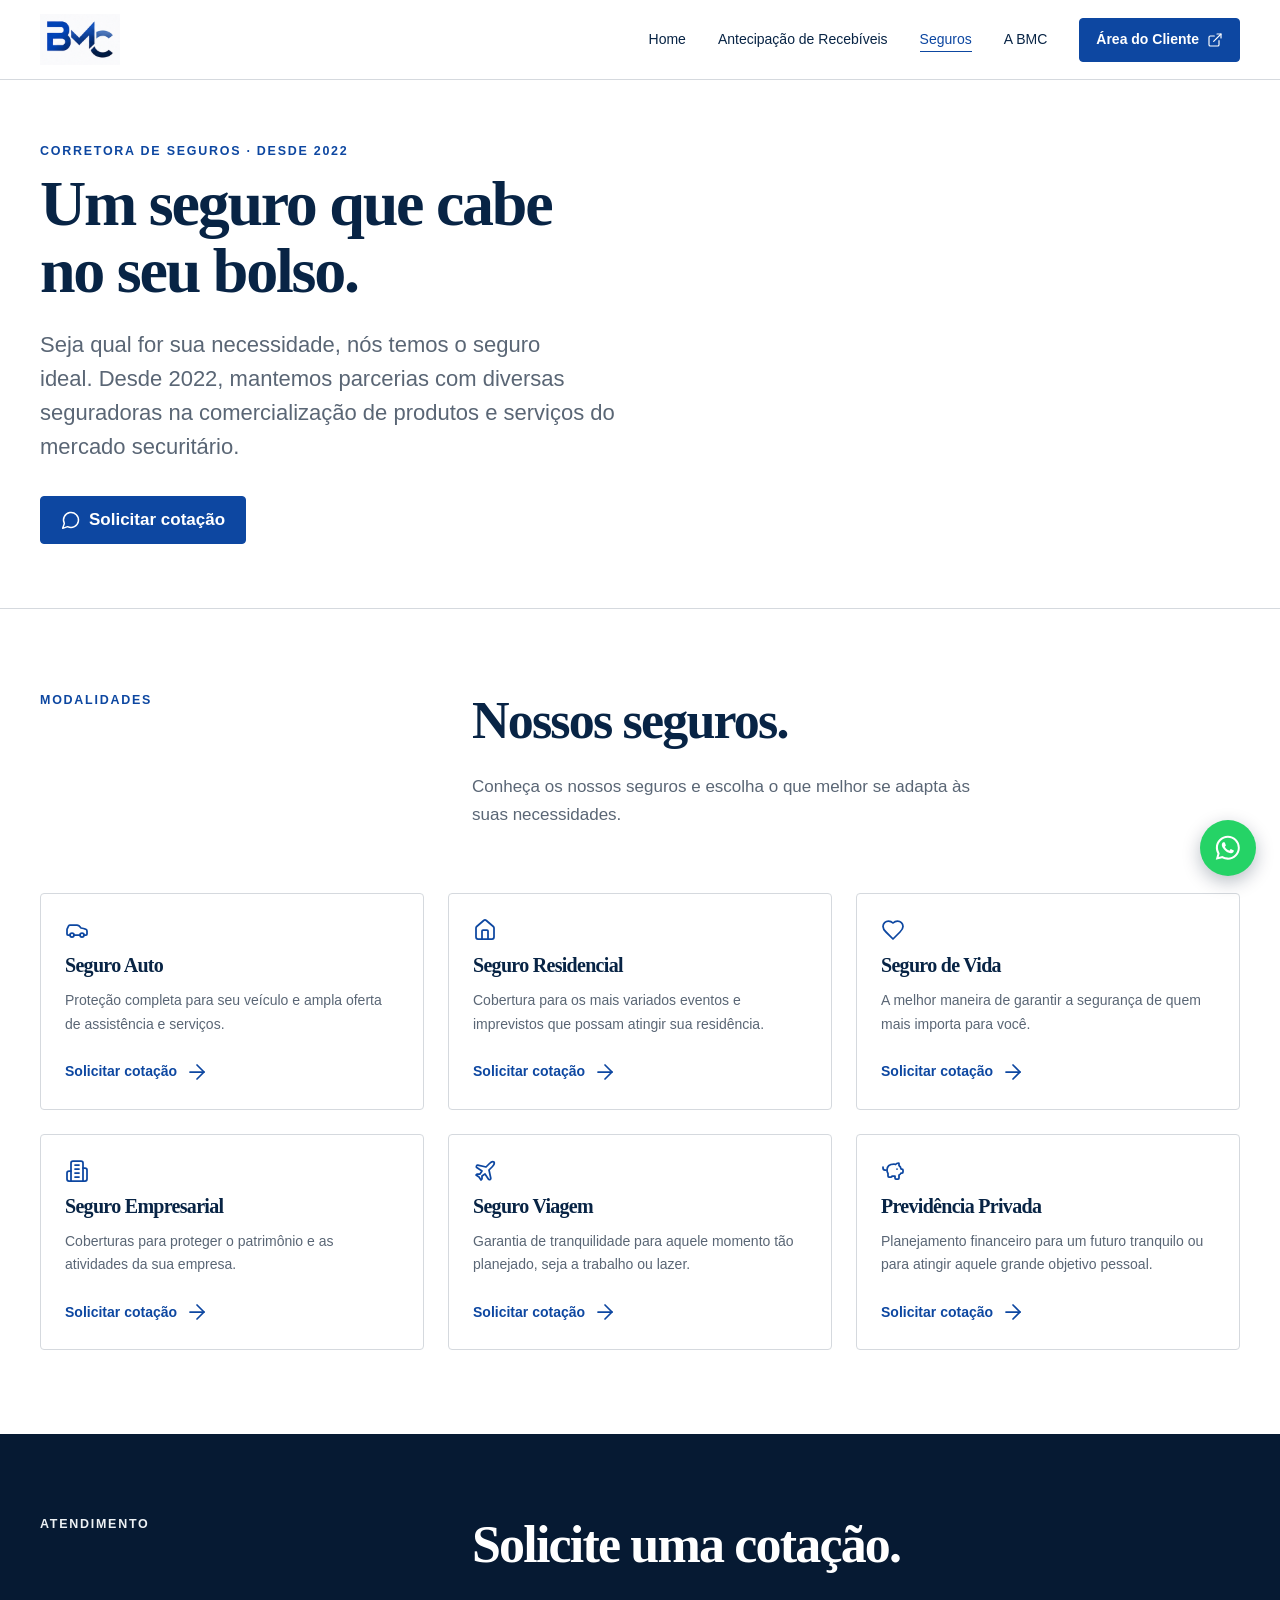
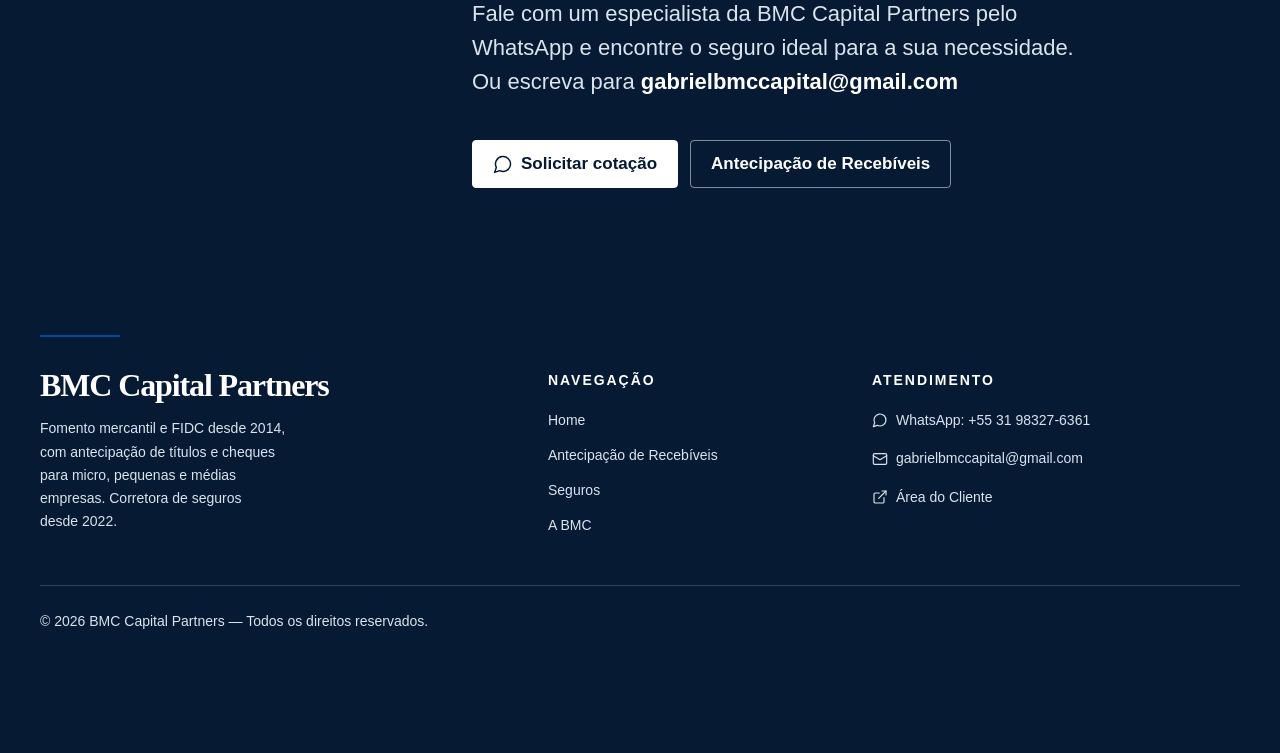
<file: public/corretora-seguros.html>
<!doctype html>
<html lang="pt-BR">
<head>
  <meta charset="utf-8">
  <meta name="viewport" content="width=device-width, initial-scale=1">
  <title>Seguros — BMC Capital Partners</title>
  <meta name="description" content="Seguro Auto, Residencial, de Vida, Empresarial, Viagem e Previdência Privada. Seja qual for sua necessidade, a BMC Capital Partners tem o seguro ideal. Solicite uma cotação.">
  <meta name="theme-color" content="#061A33">
  <link rel="canonical" href="https://bmccapital.com.br/corretora-seguros">
  <meta property="og:site_name" content="BMC Capital Partners">
  <meta property="og:type" content="website">
  <meta property="og:locale" content="pt_BR">
  <meta property="og:title" content="Seguros — BMC Capital Partners">
  <meta property="og:description" content="Seguro Auto, Residencial, de Vida, Empresarial, Viagem e Previdência Privada. Seja qual for sua necessidade, temos o seguro ideal.">
  <meta property="og:url" content="https://bmccapital.com.br/corretora-seguros">
  <link rel="icon" href="/assets/images/favicon/favicon.ico" sizes="48x48">
  <link rel="icon" type="image/png" sizes="32x32" href="/assets/images/favicon/favicon-32x32.png">
  <link rel="icon" type="image/png" sizes="16x16" href="/assets/images/favicon/favicon-16x16.png">
  <link rel="apple-touch-icon" href="/assets/images/favicon/apple-touch-icon.png">
  <link rel="manifest" href="/assets/images/favicon/site.webmanifest">
  <link rel="stylesheet" href="/assets/css/styles.css?v=28e05145">
  <script src="/assets/js/main.js?v=b5ebd4da" defer></script>
</head>
<body>
  <a class="pular-link" href="#conteudo">Pular para o conteúdo</a>

  <header class="bmc-header">
    <div class="bmc-container bmc-header__inner">
      <a class="bmc-header__logo" href="/">
        <img src="/assets/images/bmc-logo.png" alt="BMC Capital Partners — página inicial" width="245" height="156">
      </a>
      <button class="bmc-menu-toggle" type="button" aria-expanded="false" aria-controls="menu-principal">
        <svg class="bmc-icon bmc-icon--menu" viewBox="0 0 24 24" aria-hidden="true"><path d="M4 6h16"/><path d="M4 12h16"/><path d="M4 18h16"/></svg>
        <svg class="bmc-icon bmc-icon--fechar" viewBox="0 0 24 24" aria-hidden="true"><path d="M18 6 6 18"/><path d="m6 6 12 12"/></svg>
        Menu
      </button>
      <nav class="bmc-nav" id="menu-principal" aria-label="Navegação principal">
        <ul>
          <li><a class="bmc-nav__link" href="/">Home</a></li>
          <li><a class="bmc-nav__link" href="/antecipacao-de-recebiveis">Antecipação de Recebíveis</a></li>
          <li><a class="bmc-nav__link" href="/corretora-seguros" aria-current="page">Seguros</a></li>
          <li><a class="bmc-nav__link" href="/quem-somos">A BMC</a></li>
        </ul>
        <a class="bmc-button bmc-button--small" href="https://www.difactweb.com.br/difactwebV1/#/290/350/login" target="_blank" rel="noopener noreferrer">
          Área do Cliente
          <svg class="bmc-icon" viewBox="0 0 24 24" aria-hidden="true" style="width:1rem;height:1rem"><path d="M15 3h6v6"/><path d="M10 14 21 3"/><path d="M18 13v6a2 2 0 0 1-2 2H5a2 2 0 0 1-2-2V8a2 2 0 0 1 2-2h6"/></svg>
          <span class="sr-only">(abre em nova guia — sistema externo DiFactWeb)</span>
        </a>
      </nav>
    </div>
  </header>
  <main id="conteudo">

    <section class="bmc-hero bmc-hero--interno" aria-labelledby="titulo-pagina">
      <div class="bmc-container">
        <p class="bmc-eyebrow">Corretora de Seguros · desde 2022</p>
        <h1 class="bmc-title bmc-title--h1" id="titulo-pagina">Um seguro que cabe no seu bolso.</h1>
        <p class="bmc-lead">
          Seja qual for sua necessidade, nós temos o seguro ideal. Desde 2022, mantemos
          parcerias com diversas seguradoras na comercialização de produtos e serviços
          do mercado securitário.
        </p>
        <div class="bmc-actions">
          <a class="bmc-button" href="https://wa.me/5531983276361?text=Ol%C3%A1%2C%20vim%20pela%20p%C3%A1gina%20de%20Seguros%20da%20BMC%20Capital%20Partners%20e%20gostaria%20de%20solicitar%20uma%20cota%C3%A7%C3%A3o." target="_blank" rel="noopener noreferrer">
            <svg class="bmc-icon bmc-button__icon" viewBox="0 0 24 24" aria-hidden="true"><path d="M7.9 20A9 9 0 1 0 4 16.1L2 22Z"/></svg>
            Solicitar cotação
            <span class="sr-only">(abre em nova guia — WhatsApp)</span>
          </a>
        </div>
      </div>
    </section>
    <!-- Produtos -->
    <section class="bmc-section" aria-labelledby="titulo-produtos">
      <div class="bmc-container">
        <div class="bmc-section__intro">
          <p class="bmc-eyebrow">Modalidades</p>
          <div>
            <h2 class="bmc-title" id="titulo-produtos">Nossos seguros.</h2>
            <p class="bmc-copy">Conheça os nossos seguros e escolha o que melhor se adapta às suas necessidades.</p>
          </div>
        </div>

        <div class="bmc-seguros-grade bmc-anima">
          <article class="bmc-seguro" id="seguro-auto">
            <svg class="bmc-icon" viewBox="0 0 24 24" aria-hidden="true"><path d="M19 17h2c.6 0 1-.4 1-1v-3c0-.9-.7-1.7-1.5-1.9C18.7 10.6 16 10 16 10s-1.3-1.4-2.2-2.3c-.5-.4-1.1-.7-1.8-.7H5c-.6 0-1.1.4-1.4.9l-1.4 2.9A3.7 3.7 0 0 0 2 12v4c0 .6.4 1 1 1h2"/><circle cx="7" cy="17" r="2"/><path d="M9 17h6"/><circle cx="17" cy="17" r="2"/></svg>
            <h3>Seguro Auto</h3>
            <p>Proteção completa para seu veículo e ampla oferta de assistência e serviços.</p>
            <a class="bmc-link" href="https://wa.me/5531983276361?text=Ol%C3%A1%2C%20vim%20pela%20p%C3%A1gina%20de%20Seguros%20da%20BMC%20Capital%20Partners%20e%20gostaria%20de%20solicitar%20uma%20cota%C3%A7%C3%A3o%20de%20Seguro%20Auto." target="_blank" rel="noopener noreferrer">
              Solicitar cotação
              <svg class="bmc-icon" viewBox="0 0 24 24" aria-hidden="true"><path d="M5 12h14"/><path d="m12 5 7 7-7 7"/></svg>
              <span class="sr-only">de Seguro Auto (abre em nova guia — WhatsApp)</span>
            </a>
          </article>

          <article class="bmc-seguro" id="seguro-residencial">
            <svg class="bmc-icon" viewBox="0 0 24 24" aria-hidden="true"><path d="M15 21v-8a1 1 0 0 0-1-1h-4a1 1 0 0 0-1 1v8"/><path d="M3 10a2 2 0 0 1 .709-1.528l7-5.999a2 2 0 0 1 2.582 0l7 5.999A2 2 0 0 1 21 10v9a2 2 0 0 1-2 2H5a2 2 0 0 1-2-2z"/></svg>
            <h3>Seguro Residencial</h3>
            <p>Cobertura para os mais variados eventos e imprevistos que possam atingir sua residência.</p>
            <a class="bmc-link" href="https://wa.me/5531983276361?text=Ol%C3%A1%2C%20vim%20pela%20p%C3%A1gina%20de%20Seguros%20da%20BMC%20Capital%20Partners%20e%20gostaria%20de%20solicitar%20uma%20cota%C3%A7%C3%A3o%20de%20Seguro%20Residencial." target="_blank" rel="noopener noreferrer">
              Solicitar cotação
              <svg class="bmc-icon" viewBox="0 0 24 24" aria-hidden="true"><path d="M5 12h14"/><path d="m12 5 7 7-7 7"/></svg>
              <span class="sr-only">de Seguro Residencial (abre em nova guia — WhatsApp)</span>
            </a>
          </article>

          <article class="bmc-seguro" id="seguro-de-vida">
            <svg class="bmc-icon" viewBox="0 0 24 24" aria-hidden="true"><path d="M19 14c1.49-1.46 3-3.21 3-5.5A5.5 5.5 0 0 0 16.5 3c-1.76 0-3 .5-4.5 2-1.5-1.5-2.74-2-4.5-2A5.5 5.5 0 0 0 2 8.5c0 2.3 1.5 4.05 3 5.5l7 7Z"/></svg>
            <h3>Seguro de Vida</h3>
            <p>A melhor maneira de garantir a segurança de quem mais importa para você.</p>
            <a class="bmc-link" href="https://wa.me/5531983276361?text=Ol%C3%A1%2C%20vim%20pela%20p%C3%A1gina%20de%20Seguros%20da%20BMC%20Capital%20Partners%20e%20gostaria%20de%20solicitar%20uma%20cota%C3%A7%C3%A3o%20de%20Seguro%20de%20Vida." target="_blank" rel="noopener noreferrer">
              Solicitar cotação
              <svg class="bmc-icon" viewBox="0 0 24 24" aria-hidden="true"><path d="M5 12h14"/><path d="m12 5 7 7-7 7"/></svg>
              <span class="sr-only">de Seguro de Vida (abre em nova guia — WhatsApp)</span>
            </a>
          </article>

          <!-- PENDÊNCIA DE CONTEÚDO: no site atual, o Seguro Empresarial repete por engano
               a descrição do Seguro Viagem. O texto abaixo é provisório e descritivo
               (sem promessa comercial) — aguarda a redação oficial aprovada pelo Gabriel. -->
          <article class="bmc-seguro" id="seguro-empresarial">
            <svg class="bmc-icon" viewBox="0 0 24 24" aria-hidden="true"><path d="M6 22V4a2 2 0 0 1 2-2h8a2 2 0 0 1 2 2v18Z"/><path d="M6 12H4a2 2 0 0 0-2 2v6a2 2 0 0 0 2 2h2"/><path d="M18 9h2a2 2 0 0 1 2 2v9a2 2 0 0 1-2 2h-2"/><path d="M10 6h4"/><path d="M10 10h4"/><path d="M10 14h4"/><path d="M10 18h4"/></svg>
            <h3>Seguro Empresarial</h3>
            <p>Coberturas para proteger o patrimônio e as atividades da sua empresa.</p>
            <a class="bmc-link" href="https://wa.me/5531983276361?text=Ol%C3%A1%2C%20vim%20pela%20p%C3%A1gina%20de%20Seguros%20da%20BMC%20Capital%20Partners%20e%20gostaria%20de%20solicitar%20uma%20cota%C3%A7%C3%A3o%20de%20Seguro%20Empresarial." target="_blank" rel="noopener noreferrer">
              Solicitar cotação
              <svg class="bmc-icon" viewBox="0 0 24 24" aria-hidden="true"><path d="M5 12h14"/><path d="m12 5 7 7-7 7"/></svg>
              <span class="sr-only">de Seguro Empresarial (abre em nova guia — WhatsApp)</span>
            </a>
          </article>

          <article class="bmc-seguro" id="seguro-viagem">
            <svg class="bmc-icon" viewBox="0 0 24 24" aria-hidden="true"><path d="M17.8 19.2 16 11l3.5-3.5C21 6 21.5 4 21 3c-1-.5-3 0-4.5 1.5L13 8 4.8 6.2c-.5-.1-.9.1-1.1.5l-.3.5c-.2.5-.1 1 .3 1.3L9 12l-2 3H4l-1 1 3 2 2 3 1-1v-3l3-2 3.5 5.3c.3.4.8.5 1.3.3l.5-.2c.4-.3.6-.7.5-1.2z"/></svg>
            <h3>Seguro Viagem</h3>
            <p>Garantia de tranquilidade para aquele momento tão planejado, seja a trabalho ou lazer.</p>
            <a class="bmc-link" href="https://wa.me/5531983276361?text=Ol%C3%A1%2C%20vim%20pela%20p%C3%A1gina%20de%20Seguros%20da%20BMC%20Capital%20Partners%20e%20gostaria%20de%20solicitar%20uma%20cota%C3%A7%C3%A3o%20de%20Seguro%20Viagem." target="_blank" rel="noopener noreferrer">
              Solicitar cotação
              <svg class="bmc-icon" viewBox="0 0 24 24" aria-hidden="true"><path d="M5 12h14"/><path d="m12 5 7 7-7 7"/></svg>
              <span class="sr-only">de Seguro Viagem (abre em nova guia — WhatsApp)</span>
            </a>
          </article>

          <!-- OBS: o site atual usa o nome "Previdência Complementar"; a especificação
               do novo site define "Previdência Privada". Divergência registrada no README. -->
          <article class="bmc-seguro" id="previdencia-privada">
            <svg class="bmc-icon" viewBox="0 0 24 24" aria-hidden="true"><path d="M11 17h3v2a1 1 0 0 0 1 1h2a1 1 0 0 0 1-1v-3a3.16 3.16 0 0 0 2-2h1a1 1 0 0 0 1-1v-2a1 1 0 0 0-1-1h-1a5 5 0 0 0-2-3.5V4.5a.5.5 0 0 0-.5-.5 4.9 4.9 0 0 0-3 1.5A6.6 6.6 0 0 0 13 5c-4.5 0-7 2.5-7 6a6.2 6.2 0 0 0 1 3.5V17a1 1 0 0 0 1 1h2a1 1 0 0 0 1-1z"/><path d="M16 10h.01"/><path d="M2 8v1a2 2 0 0 0 2 2h1"/></svg>
            <h3>Previdência Privada</h3>
            <p>Planejamento financeiro para um futuro tranquilo ou para atingir aquele grande objetivo pessoal.</p>
            <a class="bmc-link" href="https://wa.me/5531983276361?text=Ol%C3%A1%2C%20vim%20pela%20p%C3%A1gina%20de%20Seguros%20da%20BMC%20Capital%20Partners%20e%20gostaria%20de%20solicitar%20uma%20cota%C3%A7%C3%A3o%20de%20Previd%C3%AAncia%20Privada." target="_blank" rel="noopener noreferrer">
              Solicitar cotação
              <svg class="bmc-icon" viewBox="0 0 24 24" aria-hidden="true"><path d="M5 12h14"/><path d="m12 5 7 7-7 7"/></svg>
              <span class="sr-only">de Previdência Privada (abre em nova guia — WhatsApp)</span>
            </a>
          </article>
        </div>
      </div>
    </section>

    <!-- Chamada final -->
    <section class="bmc-section bmc-section--dark" aria-labelledby="titulo-contato">
      <div class="bmc-container">
        <div class="bmc-section__intro" style="margin-bottom:0">
          <p class="bmc-eyebrow bmc-eyebrow--on-dark">Atendimento</p>
          <div>
            <h2 class="bmc-title" id="titulo-contato">Solicite uma cotação.</h2>
            <p class="bmc-lead">
              Fale com um especialista da BMC Capital Partners pelo WhatsApp e encontre o
              seguro ideal para a sua necessidade. Ou escreva para
              <a class="bmc-link bmc-link--on-dark bmc-link--underlined" href="mailto:gabrielbmccapital@gmail.com">gabrielbmccapital@gmail.com</a>
            </p>
            <div class="bmc-actions" style="margin-top: var(--bmc-space-4)">
              <a class="bmc-button bmc-button--on-dark" href="https://wa.me/5531983276361?text=Ol%C3%A1%2C%20vim%20pela%20p%C3%A1gina%20de%20Seguros%20da%20BMC%20Capital%20Partners%20e%20gostaria%20de%20solicitar%20uma%20cota%C3%A7%C3%A3o." target="_blank" rel="noopener noreferrer">
                <svg class="bmc-icon bmc-button__icon" viewBox="0 0 24 24" aria-hidden="true"><path d="M7.9 20A9 9 0 1 0 4 16.1L2 22Z"/></svg>
                Solicitar cotação
                <span class="sr-only">(abre em nova guia — WhatsApp)</span>
              </a>
              <a class="bmc-button bmc-button--outline-on-dark" href="/antecipacao-de-recebiveis">Antecipação de Recebíveis</a>
            </div>
          </div>
        </div>
      </div>
    </section>  </main>

  <footer class="bmc-footer">
    <div class="bmc-container">
      <div class="bmc-footer__rule" aria-hidden="true"></div>
      <div class="bmc-footer__grid">
        <div>
          <p class="bmc-footer__wordmark">BMC Capital Partners</p>
          <p class="bmc-footer__descricao">
            Fomento mercantil e FIDC desde 2014, com antecipação de títulos e cheques
            para micro, pequenas e médias empresas. Corretora de seguros desde 2022.
          </p>
        </div>
        <nav aria-label="Links do rodapé">
          <h2>Navegação</h2>
          <ul class="bmc-footer__list">
            <li><a href="/">Home</a></li>
            <li><a href="/antecipacao-de-recebiveis">Antecipação de Recebíveis</a></li>
            <li><a href="/corretora-seguros">Seguros</a></li>
            <li><a href="/quem-somos">A BMC</a></li>
          </ul>
        </nav>
        <div>
          <h2>Atendimento</h2>
          <ul class="bmc-footer__list">
            <li>
              <a href="https://wa.me/5531983276361?text=Ol%C3%A1%2C%20vim%20pelo%20site%20da%20BMC%20Capital%20Partners%20e%20gostaria%20de%20falar%20com%20um%20especialista." target="_blank" rel="noopener noreferrer">
                <svg class="bmc-icon" viewBox="0 0 24 24" aria-hidden="true" style="width:1rem;height:1rem"><path d="M7.9 20A9 9 0 1 0 4 16.1L2 22Z"/></svg>
                WhatsApp: +55 31 98327-6361
                <span class="sr-only">(abre em nova guia)</span>
              </a>
            </li>
            <li>
              <a href="mailto:gabrielbmccapital@gmail.com">
                <svg class="bmc-icon" viewBox="0 0 24 24" aria-hidden="true" style="width:1rem;height:1rem"><rect width="20" height="16" x="2" y="4" rx="2"/><path d="m2 7 10 6 10-6"/></svg>
                gabrielbmccapital@gmail.com
              </a>
            </li>
            <li>
              <a href="https://www.difactweb.com.br/difactwebV1/#/290/350/login" target="_blank" rel="noopener noreferrer">
                <svg class="bmc-icon" viewBox="0 0 24 24" aria-hidden="true" style="width:1rem;height:1rem"><path d="M15 3h6v6"/><path d="M10 14 21 3"/><path d="M18 13v6a2 2 0 0 1-2 2H5a2 2 0 0 1-2-2V8a2 2 0 0 1 2-2h6"/></svg>
                Área do Cliente
                <span class="sr-only">(abre em nova guia — sistema externo DiFactWeb)</span>
              </a>
            </li>
          </ul>
        </div>
      </div>
      <div class="bmc-footer__legal">
        <p>© <span data-ano>2026</span> BMC Capital Partners — Todos os direitos reservados.</p>
      </div>
    </div>
  </footer>
  <!-- Botão flutuante de WhatsApp (presente em todas as páginas) -->
  <a class="bmc-zap" href="https://wa.me/5531983276361?text=Ol%C3%A1%2C%20vim%20pelo%20site%20da%20BMC%20Capital%20Partners%20e%20gostaria%20de%20falar%20com%20um%20especialista."
     target="_blank" rel="noopener noreferrer"
     aria-label="Falar com um especialista pelo WhatsApp">
    <svg viewBox="0 0 32 32" aria-hidden="true" focusable="false"><path d="M16.04 3C8.9 3 3.1 8.8 3.1 15.94c0 2.28.6 4.5 1.74 6.46L3 29l6.77-1.77a12.9 12.9 0 0 0 6.27 1.6h.01c7.13 0 12.93-5.8 12.93-12.94C29 8.8 23.2 3 16.04 3Zm0 23.6h-.01a10.7 10.7 0 0 1-5.46-1.5l-.39-.23-4.02 1.05 1.07-3.92-.25-.4a10.65 10.65 0 0 1-1.63-5.66c0-5.93 4.83-10.75 10.76-10.75 2.87 0 5.57 1.12 7.6 3.15a10.68 10.68 0 0 1 3.15 7.61c0 5.93-4.83 10.75-10.82 10.75Zm5.9-8.05c-.32-.16-1.91-.94-2.2-1.05-.3-.11-.51-.16-.73.16-.21.32-.83 1.05-1.02 1.27-.19.21-.37.24-.69.08-.32-.16-1.36-.5-2.6-1.6-.96-.86-1.6-1.92-1.79-2.24-.19-.32-.02-.5.14-.66.15-.14.32-.37.48-.56.16-.19.21-.32.32-.53.11-.21.05-.4-.03-.56-.08-.16-.72-1.74-.99-2.38-.26-.62-.52-.54-.72-.55h-.62c-.21 0-.56.08-.85.4-.29.32-1.11 1.09-1.11 2.65s1.14 3.08 1.3 3.29c.16.21 2.24 3.42 5.43 4.8.76.33 1.35.52 1.81.67.76.24 1.45.21 2 .13.61-.09 1.91-.78 2.18-1.54.27-.76.27-1.4.19-1.54-.08-.13-.29-.21-.61-.37Z"/></svg>
  </a>
</body>
</html>
</file>
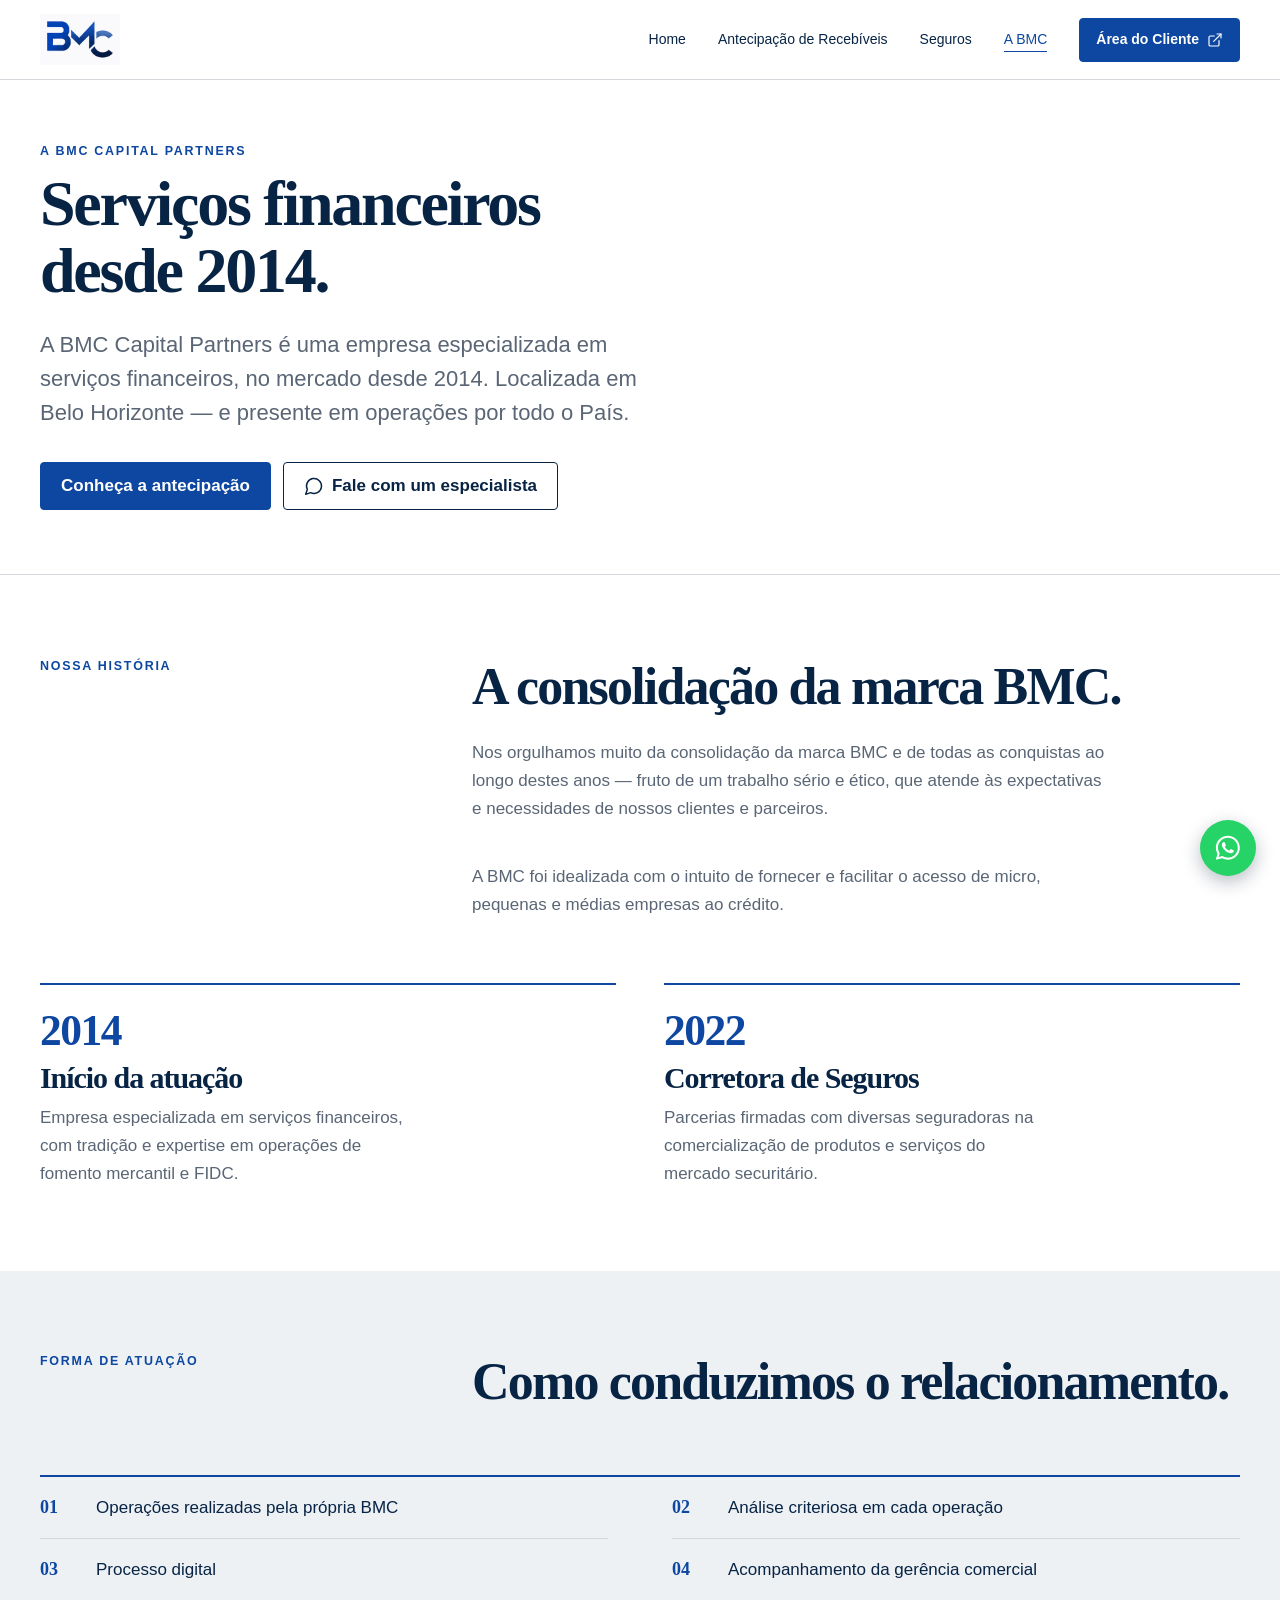
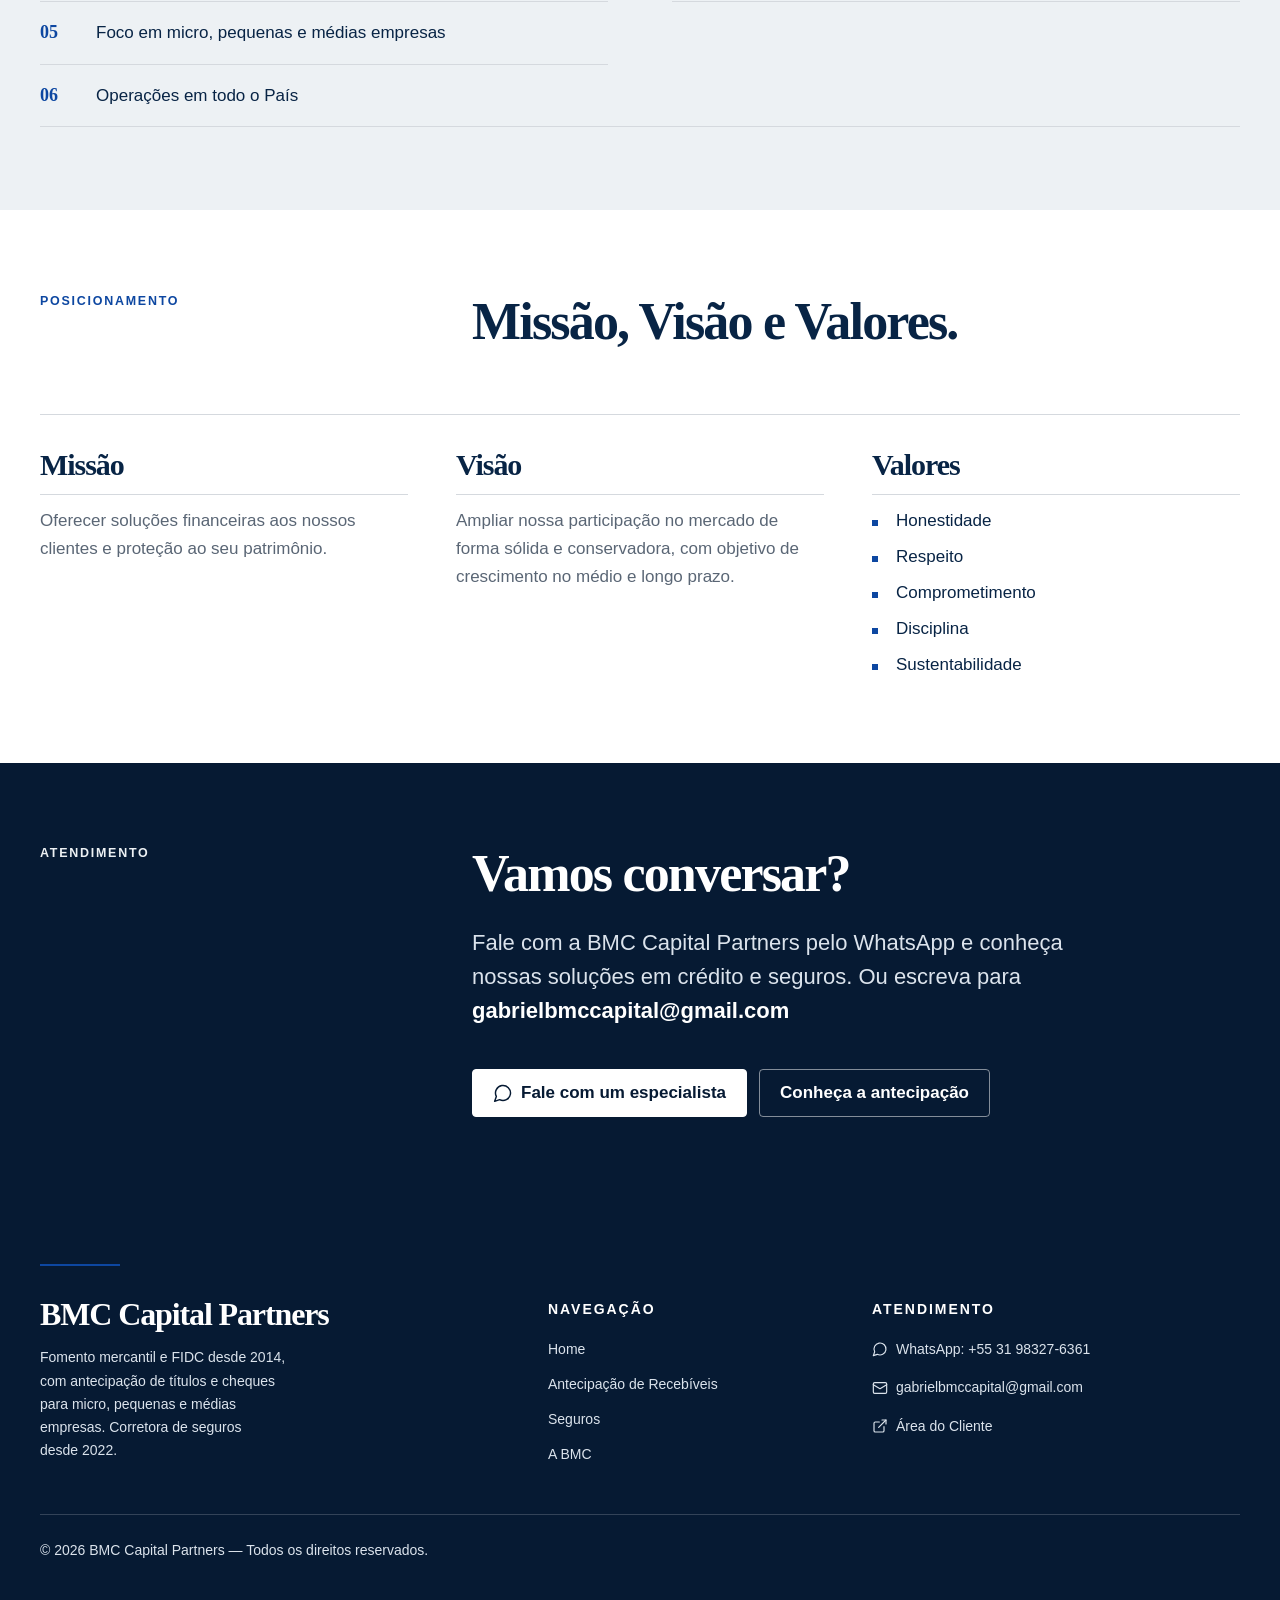
<file: public/quem-somos.html>
<!doctype html>
<html lang="pt-BR">
<head>
  <meta charset="utf-8">
  <meta name="viewport" content="width=device-width, initial-scale=1">
  <title>A BMC Capital Partners — Serviços financeiros desde 2014</title>
  <meta name="description" content="Conheça a BMC Capital Partners: empresa especializada em serviços financeiros desde 2014, de Belo Horizonte para todo o País. História, forma de atuação, missão, visão e valores.">
  <meta name="theme-color" content="#061A33">
  <link rel="canonical" href="https://bmccapital.com.br/quem-somos">
  <meta property="og:site_name" content="BMC Capital Partners">
  <meta property="og:type" content="website">
  <meta property="og:locale" content="pt_BR">
  <meta property="og:title" content="A BMC Capital Partners — Serviços financeiros desde 2014">
  <meta property="og:description" content="Empresa especializada em serviços financeiros desde 2014, de Belo Horizonte para todo o País. História, forma de atuação, missão, visão e valores.">
  <meta property="og:url" content="https://bmccapital.com.br/quem-somos">
  <link rel="icon" href="/assets/images/favicon/favicon.ico" sizes="48x48">
  <link rel="icon" type="image/png" sizes="32x32" href="/assets/images/favicon/favicon-32x32.png">
  <link rel="icon" type="image/png" sizes="16x16" href="/assets/images/favicon/favicon-16x16.png">
  <link rel="apple-touch-icon" href="/assets/images/favicon/apple-touch-icon.png">
  <link rel="manifest" href="/assets/images/favicon/site.webmanifest">
  <link rel="stylesheet" href="/assets/css/styles.css?v=28e05145">
  <script src="/assets/js/main.js?v=b5ebd4da" defer></script>
</head>
<body>
  <a class="pular-link" href="#conteudo">Pular para o conteúdo</a>

  <header class="bmc-header">
    <div class="bmc-container bmc-header__inner">
      <a class="bmc-header__logo" href="/">
        <img src="/assets/images/bmc-logo.png" alt="BMC Capital Partners — página inicial" width="245" height="156">
      </a>
      <button class="bmc-menu-toggle" type="button" aria-expanded="false" aria-controls="menu-principal">
        <svg class="bmc-icon bmc-icon--menu" viewBox="0 0 24 24" aria-hidden="true"><path d="M4 6h16"/><path d="M4 12h16"/><path d="M4 18h16"/></svg>
        <svg class="bmc-icon bmc-icon--fechar" viewBox="0 0 24 24" aria-hidden="true"><path d="M18 6 6 18"/><path d="m6 6 12 12"/></svg>
        Menu
      </button>
      <nav class="bmc-nav" id="menu-principal" aria-label="Navegação principal">
        <ul>
          <li><a class="bmc-nav__link" href="/">Home</a></li>
          <li><a class="bmc-nav__link" href="/antecipacao-de-recebiveis">Antecipação de Recebíveis</a></li>
          <li><a class="bmc-nav__link" href="/corretora-seguros">Seguros</a></li>
          <li><a class="bmc-nav__link" href="/quem-somos" aria-current="page">A BMC</a></li>
        </ul>
        <a class="bmc-button bmc-button--small" href="https://www.difactweb.com.br/difactwebV1/#/290/350/login" target="_blank" rel="noopener noreferrer">
          Área do Cliente
          <svg class="bmc-icon" viewBox="0 0 24 24" aria-hidden="true" style="width:1rem;height:1rem"><path d="M15 3h6v6"/><path d="M10 14 21 3"/><path d="M18 13v6a2 2 0 0 1-2 2H5a2 2 0 0 1-2-2V8a2 2 0 0 1 2-2h6"/></svg>
          <span class="sr-only">(abre em nova guia — sistema externo DiFactWeb)</span>
        </a>
      </nav>
    </div>
  </header>
  <main id="conteudo">

    <!-- Hero institucional, mais compacto que o da Home -->
    <section class="bmc-hero bmc-hero--interno" aria-labelledby="titulo-pagina">
      <div class="bmc-container">
        <p class="bmc-eyebrow">A BMC Capital Partners</p>
        <h1 class="bmc-title bmc-title--h1" id="titulo-pagina">Serviços financeiros desde 2014.</h1>
        <p class="bmc-lead">
          A BMC Capital Partners é uma empresa especializada em serviços financeiros, no
          mercado desde 2014. Localizada em Belo Horizonte — e presente em operações por
          todo o País.
        </p>
        <div class="bmc-actions">
          <a class="bmc-button" href="/antecipacao-de-recebiveis">Conheça a antecipação</a>
          <a class="bmc-button bmc-button--secondary" href="https://wa.me/5531983276361?text=Ol%C3%A1%2C%20vim%20pelo%20site%20da%20BMC%20Capital%20Partners%20e%20gostaria%20de%20falar%20com%20um%20especialista." target="_blank" rel="noopener noreferrer">
            <svg class="bmc-icon bmc-button__icon" viewBox="0 0 24 24" aria-hidden="true"><path d="M7.9 20A9 9 0 1 0 4 16.1L2 22Z"/></svg>
            Fale com um especialista
            <span class="sr-only">(abre em nova guia — WhatsApp)</span>
          </a>
        </div>
      </div>
    </section>

    <!-- História -->
    <section class="bmc-section" aria-labelledby="titulo-historia">
      <div class="bmc-container">
        <div class="bmc-section__intro">
          <p class="bmc-eyebrow">Nossa história</p>
          <div>
            <h2 class="bmc-title" id="titulo-historia">A consolidação da marca BMC.</h2>
            <p class="bmc-copy">
              Nos orgulhamos muito da consolidação da marca BMC e de todas as conquistas
              ao longo destes anos — fruto de um trabalho sério e ético, que atende às
              expectativas e necessidades de nossos clientes e parceiros.
            </p>
            <p class="bmc-copy">
              A BMC foi idealizada com o intuito de fornecer e facilitar o acesso de micro,
              pequenas e médias empresas ao crédito.
            </p>
          </div>
        </div>

        <ol class="bmc-marcos bmc-anima">
          <li class="bmc-marco">
            <span class="bmc-marco__ano">2014</span>
            <h3>Início da atuação</h3>
            <p>Empresa especializada em serviços financeiros, com tradição e expertise em operações de fomento mercantil e FIDC.</p>
          </li>
          <li class="bmc-marco">
            <span class="bmc-marco__ano">2022</span>
            <h3>Corretora de Seguros</h3>
            <p>Parcerias firmadas com diversas seguradoras na comercialização de produtos e serviços do mercado securitário.</p>
          </li>
        </ol>
      </div>
    </section>

    <!-- Forma de atuação -->
    <section class="bmc-section bmc-section--mist" aria-labelledby="titulo-atuacao">
      <div class="bmc-container">
        <div class="bmc-section__intro">
          <p class="bmc-eyebrow">Forma de atuação</p>
          <div>
            <h2 class="bmc-title" id="titulo-atuacao">Como conduzimos o relacionamento.</h2>
          </div>
        </div>

        <ol class="bmc-diferenciais bmc-anima">
          <li>Operações realizadas pela própria BMC</li>
          <li>Análise criteriosa em cada operação</li>
          <li>Processo digital</li>
          <li>Acompanhamento da gerência comercial</li>
          <li>Foco em micro, pequenas e médias empresas</li>
          <li>Operações em todo o País</li>
        </ol>
      </div>
    </section>

    <!-- Missão, Visão e Valores -->
    <section class="bmc-section" aria-labelledby="titulo-mvv">
      <div class="bmc-container">
        <div class="bmc-section__intro">
          <p class="bmc-eyebrow">Posicionamento</p>
          <div>
            <h2 class="bmc-title" id="titulo-mvv">Missão, Visão e Valores.</h2>
          </div>
        </div>

        <div class="bmc-mvv bmc-anima">
          <article class="bmc-mvv__bloco">
            <h3>Missão</h3>
            <p>Oferecer soluções financeiras aos nossos clientes e proteção ao seu patrimônio.</p>
          </article>
          <article class="bmc-mvv__bloco">
            <h3>Visão</h3>
            <p>Ampliar nossa participação no mercado de forma sólida e conservadora, com objetivo de crescimento no médio e longo prazo.</p>
          </article>
          <article class="bmc-mvv__bloco">
            <h3>Valores</h3>
            <ul class="bmc-mvv__valores">
              <li>Honestidade</li>
              <li>Respeito</li>
              <li>Comprometimento</li>
              <li>Disciplina</li>
              <li>Sustentabilidade</li>
            </ul>
          </article>
        </div>
      </div>
    </section>

    <!-- Chamada final -->
    <section class="bmc-section bmc-section--dark" aria-labelledby="titulo-contato">
      <div class="bmc-container">
        <div class="bmc-section__intro" style="margin-bottom:0">
          <p class="bmc-eyebrow bmc-eyebrow--on-dark">Atendimento</p>
          <div>
            <h2 class="bmc-title" id="titulo-contato">Vamos conversar?</h2>
            <p class="bmc-lead">
              Fale com a BMC Capital Partners pelo WhatsApp e conheça nossas soluções em
              crédito e seguros. Ou escreva para
              <a class="bmc-link bmc-link--on-dark bmc-link--underlined" href="mailto:gabrielbmccapital@gmail.com">gabrielbmccapital@gmail.com</a>
            </p>
            <div class="bmc-actions" style="margin-top: var(--bmc-space-4)">
              <a class="bmc-button bmc-button--on-dark" href="https://wa.me/5531983276361?text=Ol%C3%A1%2C%20vim%20pelo%20site%20da%20BMC%20Capital%20Partners%20e%20gostaria%20de%20falar%20com%20um%20especialista." target="_blank" rel="noopener noreferrer">
                <svg class="bmc-icon bmc-button__icon" viewBox="0 0 24 24" aria-hidden="true"><path d="M7.9 20A9 9 0 1 0 4 16.1L2 22Z"/></svg>
                Fale com um especialista
                <span class="sr-only">(abre em nova guia — WhatsApp)</span>
              </a>
              <a class="bmc-button bmc-button--outline-on-dark" href="/antecipacao-de-recebiveis">Conheça a antecipação</a>
            </div>
          </div>
        </div>
      </div>
    </section>
  </main>

  <footer class="bmc-footer">
    <div class="bmc-container">
      <div class="bmc-footer__rule" aria-hidden="true"></div>
      <div class="bmc-footer__grid">
        <div>
          <p class="bmc-footer__wordmark">BMC Capital Partners</p>
          <p class="bmc-footer__descricao">
            Fomento mercantil e FIDC desde 2014, com antecipação de títulos e cheques
            para micro, pequenas e médias empresas. Corretora de seguros desde 2022.
          </p>
        </div>
        <nav aria-label="Links do rodapé">
          <h2>Navegação</h2>
          <ul class="bmc-footer__list">
            <li><a href="/">Home</a></li>
            <li><a href="/antecipacao-de-recebiveis">Antecipação de Recebíveis</a></li>
            <li><a href="/corretora-seguros">Seguros</a></li>
            <li><a href="/quem-somos">A BMC</a></li>
          </ul>
        </nav>
        <div>
          <h2>Atendimento</h2>
          <ul class="bmc-footer__list">
            <li>
              <a href="https://wa.me/5531983276361?text=Ol%C3%A1%2C%20vim%20pelo%20site%20da%20BMC%20Capital%20Partners%20e%20gostaria%20de%20falar%20com%20um%20especialista." target="_blank" rel="noopener noreferrer">
                <svg class="bmc-icon" viewBox="0 0 24 24" aria-hidden="true" style="width:1rem;height:1rem"><path d="M7.9 20A9 9 0 1 0 4 16.1L2 22Z"/></svg>
                WhatsApp: +55 31 98327-6361
                <span class="sr-only">(abre em nova guia)</span>
              </a>
            </li>
            <li>
              <a href="mailto:gabrielbmccapital@gmail.com">
                <svg class="bmc-icon" viewBox="0 0 24 24" aria-hidden="true" style="width:1rem;height:1rem"><rect width="20" height="16" x="2" y="4" rx="2"/><path d="m2 7 10 6 10-6"/></svg>
                gabrielbmccapital@gmail.com
              </a>
            </li>
            <li>
              <a href="https://www.difactweb.com.br/difactwebV1/#/290/350/login" target="_blank" rel="noopener noreferrer">
                <svg class="bmc-icon" viewBox="0 0 24 24" aria-hidden="true" style="width:1rem;height:1rem"><path d="M15 3h6v6"/><path d="M10 14 21 3"/><path d="M18 13v6a2 2 0 0 1-2 2H5a2 2 0 0 1-2-2V8a2 2 0 0 1 2-2h6"/></svg>
                Área do Cliente
                <span class="sr-only">(abre em nova guia — sistema externo DiFactWeb)</span>
              </a>
            </li>
          </ul>
        </div>
      </div>
      <div class="bmc-footer__legal">
        <p>© <span data-ano>2026</span> BMC Capital Partners — Todos os direitos reservados.</p>
      </div>
    </div>
  </footer>
  <!-- Botão flutuante de WhatsApp (presente em todas as páginas) -->
  <a class="bmc-zap" href="https://wa.me/5531983276361?text=Ol%C3%A1%2C%20vim%20pelo%20site%20da%20BMC%20Capital%20Partners%20e%20gostaria%20de%20falar%20com%20um%20especialista."
     target="_blank" rel="noopener noreferrer"
     aria-label="Falar com um especialista pelo WhatsApp">
    <svg viewBox="0 0 32 32" aria-hidden="true" focusable="false"><path d="M16.04 3C8.9 3 3.1 8.8 3.1 15.94c0 2.28.6 4.5 1.74 6.46L3 29l6.77-1.77a12.9 12.9 0 0 0 6.27 1.6h.01c7.13 0 12.93-5.8 12.93-12.94C29 8.8 23.2 3 16.04 3Zm0 23.6h-.01a10.7 10.7 0 0 1-5.46-1.5l-.39-.23-4.02 1.05 1.07-3.92-.25-.4a10.65 10.65 0 0 1-1.63-5.66c0-5.93 4.83-10.75 10.76-10.75 2.87 0 5.57 1.12 7.6 3.15a10.68 10.68 0 0 1 3.15 7.61c0 5.93-4.83 10.75-10.82 10.75Zm5.9-8.05c-.32-.16-1.91-.94-2.2-1.05-.3-.11-.51-.16-.73.16-.21.32-.83 1.05-1.02 1.27-.19.21-.37.24-.69.08-.32-.16-1.36-.5-2.6-1.6-.96-.86-1.6-1.92-1.79-2.24-.19-.32-.02-.5.14-.66.15-.14.32-.37.48-.56.16-.19.21-.32.32-.53.11-.21.05-.4-.03-.56-.08-.16-.72-1.74-.99-2.38-.26-.62-.52-.54-.72-.55h-.62c-.21 0-.56.08-.85.4-.29.32-1.11 1.09-1.11 2.65s1.14 3.08 1.3 3.29c.16.21 2.24 3.42 5.43 4.8.76.33 1.35.52 1.81.67.76.24 1.45.21 2 .13.61-.09 1.91-.78 2.18-1.54.27-.76.27-1.4.19-1.54-.08-.13-.29-.21-.61-.37Z"/></svg>
  </a>
</body>
</html>
</file>
<file: assets/css/styles.css>
/* ============================================================
   BMC Capital — Site institucional V2
   Fundação visual traduzida do design system BMC Capital
   (claude-design-export) para HTML/CSS de produção.

   Os valores abaixo são cópia fiel dos tokens do design system.
   O site é autocontido: não importa nada de claude-design-export
   em tempo de execução.
   ============================================================ */

/* ============================================================
   1. TOKENS
   ============================================================ */
:root {
  /* --- Cor: marca --- */
  --bmc-navy-950: #061a33;
  --bmc-navy-900: #082445;
  --bmc-blue-700: #0d47a1;
  --bmc-blue-600: #185db5;

  /* --- Cor: neutros editoriais --- */
  --bmc-ink-900: #17202e;
  --bmc-slate-600: #5a6675;
  --bmc-stone-300: #d5d9de;
  --bmc-mist-100: #edf1f4;
  --bmc-white: #ffffff;
  --bmc-on-dark: #dbe3ec;

  /* --- Cor: aliases semânticos --- */
  --bmc-color-background: var(--bmc-white);
  --bmc-color-background-alt: var(--bmc-mist-100);
  --bmc-color-surface-dark: var(--bmc-navy-950);
  --bmc-color-text: var(--bmc-ink-900);
  --bmc-color-text-muted: var(--bmc-slate-600);
  --bmc-color-text-on-dark: var(--bmc-on-dark);
  --bmc-color-heading: var(--bmc-navy-900);
  --bmc-color-action: var(--bmc-blue-700);
  --bmc-color-action-hover: var(--bmc-blue-600);
  --bmc-color-border: var(--bmc-stone-300);
  --bmc-color-focus: var(--bmc-blue-700);

  /* --- Tipografia --- */
  --bmc-font-display: "Source Serif 4", Georgia, "Times New Roman", serif;
  --bmc-font-body: "IBM Plex Sans", "Segoe UI", Arial, sans-serif;

  --bmc-size-display: clamp(3rem, 7vw, 5.25rem);   /* 48 → 84px */
  --bmc-size-h1: clamp(2.5rem, 5.5vw, 4rem);       /* 40 → 64px */
  --bmc-size-h2: clamp(2rem, 4.5vw, 3.25rem);      /* 32 → 52px */
  --bmc-size-h3: clamp(1.4rem, 2.4vw, 1.875rem);   /* 22 → 30px */
  --bmc-size-lead: clamp(1.125rem, 1.8vw, 1.375rem); /* 18 → 22px */
  --bmc-size-body: 1.0625rem;                      /* 17px */
  --bmc-size-small: 0.875rem;                      /* 14px */
  --bmc-size-eyebrow: 0.78rem;

  --bmc-weight-regular: 400;
  --bmc-weight-medium: 500;
  --bmc-weight-semibold: 600;

  --bmc-leading-display: 1;
  --bmc-leading-h1: 1.04;
  --bmc-leading-h2: 1.08;
  --bmc-leading-h3: 1.18;
  --bmc-leading-lead: 1.55;
  --bmc-leading-body: 1.65;
  --bmc-leading-tight: 1.2;

  --bmc-tracking-display: -0.035em;
  --bmc-tracking-eyebrow: 0.14em;

  /* --- Espaçamento --- */
  --bmc-space-1: 0.25rem;
  --bmc-space-2: 0.5rem;
  --bmc-space-3: 0.75rem;
  --bmc-space-4: 1rem;
  --bmc-space-6: 1.5rem;
  --bmc-space-8: 2rem;
  --bmc-space-12: 3rem;
  --bmc-space-16: 4rem;
  --bmc-space-24: 6rem;
  --bmc-space-32: 8rem;

  --bmc-container: 75rem;                       /* 1200px */
  --bmc-gutter: clamp(1.25rem, 3vw, 2rem);      /* 20 → 32px */
  --bmc-section: clamp(3.25rem, 6.5vw, 6rem);   /* ritmo mais firme: 52 → 96px */
  --bmc-copy-width: 68ch;
  --bmc-grid-gap: var(--bmc-space-6);
  --bmc-header-height: 5rem;                    /* 80px */
  --bmc-touch-min: 2.75rem;                     /* 44px */

  /* --- Forma --- */
  --bmc-radius-1: 0.125rem;  /* 2px */
  --bmc-radius-2: 0.25rem;   /* 4px — padrão */
  --bmc-radius-3: 0.5rem;    /* 8px — excepcional */
  --bmc-border: 1px solid var(--bmc-color-border);
  --bmc-rule-accent: 2px solid var(--bmc-blue-700);
  /* Única sombra do sistema: elementos realmente sobrepostos. */
  --bmc-shadow-overlay: 0 12px 32px rgba(6, 26, 51, 0.16);
  --bmc-focus-ring: 3px solid var(--bmc-color-focus);
  --bmc-focus-offset: 3px;

  /* --- Movimento --- */
  --bmc-duration-fast: 120ms;
  --bmc-duration-base: 180ms;
  --bmc-ease: cubic-bezier(0.2, 0, 0, 1);
  --bmc-transition-hover:
    color var(--bmc-duration-fast) var(--bmc-ease),
    background-color var(--bmc-duration-fast) var(--bmc-ease),
    border-color var(--bmc-duration-fast) var(--bmc-ease);
}

@media (prefers-reduced-motion: reduce) {
  :root {
    --bmc-duration-fast: 0.01ms;
    --bmc-duration-base: 0.01ms;
  }
  *, *::before, *::after {
    scroll-behavior: auto !important;
    transition-duration: 0.01ms !important;
    animation-duration: 0.01ms !important;
  }
}

/* ============================================================
   2. BASE
   ============================================================ */
*, *::before, *::after { box-sizing: border-box; }

html {
  color-scheme: light;
  scroll-padding-top: calc(var(--bmc-header-height) + 1rem);
  -webkit-text-size-adjust: 100%;
}

body {
  margin: 0;
  background: var(--bmc-color-background);
  color: var(--bmc-color-text);
  font-family: var(--bmc-font-body);
  font-size: var(--bmc-size-body);
  line-height: var(--bmc-leading-body);
  text-wrap: pretty;
  -webkit-font-smoothing: antialiased;
}

img, svg { display: block; max-width: 100%; height: auto; }

a {
  color: var(--bmc-color-action);
  text-underline-offset: 0.25em;
}
a:hover { color: var(--bmc-color-action-hover); }

:focus-visible {
  outline: var(--bmc-focus-ring);
  outline-offset: var(--bmc-focus-offset);
}

::selection { background: var(--bmc-blue-700); color: var(--bmc-white); }

h1, h2, h3 {
  margin: 0;
  color: var(--bmc-color-heading);
  font-family: var(--bmc-font-display);
  font-weight: var(--bmc-weight-semibold);
  letter-spacing: var(--bmc-tracking-display);
}

p { margin: 0; }
ul { margin: 0; padding: 0; }

/* Ícones: traço 1,75px, sem caixa atrás (design system §9) */
.bmc-icon {
  width: 1.25rem;
  height: 1.25rem;
  flex: none;
  fill: none;
  stroke: currentColor;
  stroke-width: 1.75;
  stroke-linecap: round;
  stroke-linejoin: round;
}

.sr-only {
  position: absolute;
  width: 1px; height: 1px;
  padding: 0; margin: -1px;
  overflow: hidden;
  clip: rect(0 0 0 0);
  white-space: nowrap;
  border: 0;
}

.pular-link {
  position: absolute;
  top: -100px; left: var(--bmc-space-4);
  z-index: 100;
  padding: var(--bmc-space-3) var(--bmc-space-6);
  background: var(--bmc-navy-950);
  color: var(--bmc-white);
  font-weight: var(--bmc-weight-semibold);
  text-decoration: none;
  transition: top var(--bmc-duration-base) var(--bmc-ease);
}
.pular-link:focus {
  top: 0;
  color: var(--bmc-white);
}

/* ============================================================
   3. LAYOUT
   ============================================================ */
.bmc-container {
  width: min(100% - (2 * var(--bmc-gutter)), var(--bmc-container));
  margin-inline: auto;
}

.bmc-section { padding-block: var(--bmc-section); }
.bmc-section--paper { background: var(--bmc-mist-100); }
.bmc-section--mist { background: var(--bmc-mist-100); }
.bmc-section--dark {
  background: var(--bmc-navy-950);
  color: var(--bmc-white);
}
.bmc-section--dark .bmc-title,
.bmc-section--dark .bmc-display { color: var(--bmc-white); }
.bmc-section--dark .bmc-lead,
.bmc-section--dark .bmc-copy { color: var(--bmc-on-dark); }
.bmc-section--bordered { border-top: var(--bmc-border); }

/* Intro de seção: 4/8 assimétrico, nunca centralizado */
.bmc-section__intro {
  display: grid;
  grid-template-columns: 4fr 8fr;
  gap: var(--bmc-space-12);
  margin-bottom: var(--bmc-space-16);
}
.bmc-section__intro > div { display: grid; gap: var(--bmc-space-6); align-content: start; }

.bmc-eyebrow {
  display: block;
  color: var(--bmc-blue-700);
  font-family: var(--bmc-font-body);
  font-size: var(--bmc-size-eyebrow);
  font-weight: var(--bmc-weight-semibold);
  letter-spacing: var(--bmc-tracking-eyebrow);
  line-height: var(--bmc-leading-tight);
  text-transform: uppercase;
}
.bmc-eyebrow--on-dark { color: var(--bmc-mist-100); }

/* ============================================================
   4. TIPOGRAFIA
   ============================================================ */
.bmc-display,
.bmc-title {
  margin: 0;
  color: var(--bmc-color-heading);
  font-family: var(--bmc-font-display);
  font-weight: var(--bmc-weight-semibold);
  letter-spacing: var(--bmc-tracking-display);
}
.bmc-display {
  font-size: var(--bmc-size-display);
  line-height: var(--bmc-leading-display);
  max-width: 14ch;
}
.bmc-title { font-size: var(--bmc-size-h2); line-height: var(--bmc-leading-h2); }
.bmc-title--h1 { font-size: var(--bmc-size-h1); line-height: var(--bmc-leading-h1); }
.bmc-title--h3 { font-size: var(--bmc-size-h3); line-height: var(--bmc-leading-h3); }

.bmc-lead {
  max-width: 38rem;
  margin: 0;
  color: var(--bmc-color-text-muted);
  font-size: var(--bmc-size-lead);
  line-height: var(--bmc-leading-lead);
}
.bmc-copy {
  max-width: var(--bmc-copy-width);
  margin: 0;
  color: var(--bmc-color-text-muted);
}
.bmc-copy--strong { color: var(--bmc-color-text); }
.bmc-copy--small { font-size: var(--bmc-size-small); }
.bmc-copy + .bmc-copy { margin-top: var(--bmc-space-4); }

/* ============================================================
   5. AÇÕES
   ============================================================ */
.bmc-button {
  min-height: 3rem;                 /* 48px */
  display: inline-flex;
  align-items: center;
  justify-content: center;
  gap: var(--bmc-space-2);
  padding: 0.75rem 1.25rem;
  border: 1px solid var(--bmc-color-action);
  border-radius: var(--bmc-radius-2);
  background: var(--bmc-color-action);
  color: var(--bmc-white);
  font-family: var(--bmc-font-body);
  font-size: var(--bmc-size-body);
  font-weight: var(--bmc-weight-semibold);
  line-height: var(--bmc-leading-tight);
  text-decoration: none;
  cursor: pointer;
  transition: var(--bmc-transition-hover);
}
.bmc-button:hover {
  background: var(--bmc-color-action-hover);
  border-color: var(--bmc-color-action-hover);
  color: var(--bmc-white);
}
.bmc-button:active {
  background: var(--bmc-navy-900);
  border-color: var(--bmc-navy-900);
}

.bmc-button--secondary {
  background: transparent;
  border-color: var(--bmc-navy-900);
  color: var(--bmc-navy-900);
}
.bmc-button--secondary:hover {
  background: var(--bmc-navy-900);
  border-color: var(--bmc-navy-900);
  color: var(--bmc-white);
}

.bmc-button--on-dark {
  background: var(--bmc-white);
  border-color: var(--bmc-white);
  color: var(--bmc-navy-950);
}
.bmc-button--on-dark:hover {
  background: var(--bmc-mist-100);
  border-color: var(--bmc-mist-100);
  color: var(--bmc-navy-950);
}

.bmc-button--outline-on-dark {
  background: transparent;
  border-color: rgba(255, 255, 255, 0.5);
  color: var(--bmc-white);
}
.bmc-button--outline-on-dark:hover {
  background: rgba(255, 255, 255, 0.1);
  border-color: var(--bmc-white);
  color: var(--bmc-white);
}

.bmc-button--small {
  min-height: var(--bmc-touch-min);
  padding: 0.5rem 1rem;
  font-size: var(--bmc-size-small);
}
.bmc-button__icon { width: 1.25rem; height: 1.25rem; flex: none; stroke-width: 1.75; }

/* Link editorial: sem cápsula, sublinhado no hover */
.bmc-link {
  display: inline-flex;
  align-items: center;
  gap: var(--bmc-space-2);
  color: var(--bmc-blue-700);
  font-weight: var(--bmc-weight-semibold);
  text-decoration: none;
  border-bottom: 1px solid transparent;
  transition: var(--bmc-transition-hover);
}
.bmc-link:hover { color: var(--bmc-blue-600); border-bottom-color: currentColor; }
.bmc-link--on-dark { color: var(--bmc-white); }
.bmc-link--on-dark:hover { color: var(--bmc-mist-100); }
.bmc-link--small { font-size: var(--bmc-size-small); }

.bmc-actions { display: flex; flex-wrap: wrap; gap: var(--bmc-space-3); }

/* ============================================================
   6. CABEÇALHO
   ============================================================ */
.bmc-header {
  position: sticky;
  top: 0;
  z-index: 50;
  min-height: var(--bmc-header-height);
  display: flex;
  align-items: center;
  background: var(--bmc-white);
  border-bottom: var(--bmc-border);
}

.bmc-header__inner {
  display: flex;
  align-items: center;
  justify-content: space-between;
  gap: var(--bmc-space-8);
}

/* Logo sem chip nem card em volta (design system, ICONOGRAFIA) */
.bmc-header__logo { display: inline-flex; flex: none; }
.bmc-header__logo img { width: 5rem; height: auto; }

.bmc-nav {
  display: flex;
  align-items: center;
  gap: var(--bmc-space-8);
  font-size: var(--bmc-size-small);
}
.bmc-nav ul {
  display: flex;
  align-items: center;
  gap: var(--bmc-space-8);
  list-style: none;
}
.bmc-nav__link {
  color: var(--bmc-navy-900);
  text-decoration: none;
  border-bottom: 1px solid transparent;
  padding-block: var(--bmc-space-1);
  transition: var(--bmc-transition-hover);
}
.bmc-nav__link:hover { color: var(--bmc-navy-900); border-color: currentColor; }
.bmc-nav__link[aria-current="page"] {
  border-color: var(--bmc-blue-700);
  color: var(--bmc-blue-700);
}

.bmc-menu-toggle {
  display: none;
  min-height: var(--bmc-touch-min);
  min-width: var(--bmc-touch-min);
  align-items: center;
  gap: var(--bmc-space-2);
  padding: var(--bmc-space-2) var(--bmc-space-1);
  border: 0;
  background: transparent;
  color: var(--bmc-navy-900);
  font-family: var(--bmc-font-body);
  font-size: var(--bmc-size-small);
  font-weight: var(--bmc-weight-semibold);
  cursor: pointer;
  user-select: none;
  -webkit-tap-highlight-color: transparent;
}
.bmc-menu-toggle .bmc-icon--fechar { display: none; }
.bmc-menu-toggle[aria-expanded="true"] .bmc-icon--menu { display: none; }
.bmc-menu-toggle[aria-expanded="true"] .bmc-icon--fechar { display: block; }

@media (max-width: 800px) {
  .bmc-menu-toggle { display: inline-flex; }

  /* Painel móvel: única sombra do sistema (elemento sobreposto) */
  .bmc-nav {
    display: none;
    position: absolute;
    inset-inline: 0;
    top: 100%;
    z-index: 20;
    padding: var(--bmc-space-6) var(--bmc-gutter) var(--bmc-space-8);
    background: var(--bmc-white);
    border-bottom: var(--bmc-border);
    box-shadow: var(--bmc-shadow-overlay);
    font-size: var(--bmc-size-body);
  }
  .bmc-nav.aberta { display: block; }

  .bmc-nav ul {
    flex-direction: column;
    align-items: stretch;
    gap: 0;
    margin-bottom: var(--bmc-space-6);
  }
  .bmc-nav__link {
    min-height: var(--bmc-touch-min);
    display: flex;
    align-items: center;
    padding-block: var(--bmc-space-3);
    border-bottom: 1px solid var(--bmc-color-border);
  }
  .bmc-nav__link:hover { border-color: var(--bmc-color-border); }
  .bmc-nav__link[aria-current="page"] {
    color: var(--bmc-blue-700);
    border-color: var(--bmc-color-border);
  }
  /* Área do Cliente vive dentro do painel aberto, nunca na linha da logo */
  .bmc-nav .bmc-button { width: 100%; }
}

/* Cabeçalho precisa ser o contexto do painel absoluto */
.bmc-header { position: sticky; }
.bmc-header__inner { position: static; }

/* ============================================================
   7. HERO EDITORIAL (assimétrico 7/5)
   ============================================================ */
.bmc-hero {
  background: var(--bmc-mist-100);
  border-bottom: var(--bmc-border);
}
.bmc-hero__grid {
  display: grid;
  grid-template-columns: 7fr 5fr;
  align-items: stretch;
}
.bmc-hero__copy {
  align-self: center;
  display: grid;
  gap: var(--bmc-space-8);
  padding: var(--bmc-space-24) var(--bmc-space-16) var(--bmc-space-24) 0;
}
.bmc-hero__note {
  margin: 0;
  color: var(--bmc-slate-600);
  font-size: var(--bmc-size-small);
}

/* Bloco de marca: área plana navy com filete areia */
.bmc-hero__statement {
  align-self: stretch;
  display: grid;
  align-content: end;
  padding: var(--bmc-space-16);
  background: var(--bmc-navy-950);
  color: var(--bmc-white);
  border-left: 0.5rem solid var(--bmc-blue-600);
}
.bmc-hero__statement-mark {
  display: block;
  font-family: var(--bmc-font-display);
  font-size: clamp(3.5rem, 7vw, 6.5rem);
  font-weight: var(--bmc-weight-semibold);
  line-height: 0.9;
  letter-spacing: var(--bmc-tracking-display);
}
.bmc-hero__statement-text {
  max-width: 24rem;
  margin-top: var(--bmc-space-8);
  color: var(--bmc-on-dark);
}

/* ============================================================
   8. LISTA EDITORIAL DE SERVIÇOS (sem card wall)
   ============================================================ */
.bmc-service-list { border-top: 1px solid var(--bmc-color-border); }

.bmc-service {
  display: grid;
  grid-template-columns: 4rem minmax(12rem, 4fr) 6fr auto;
  gap: var(--bmc-space-6);
  align-items: baseline;
  padding-block: var(--bmc-space-8);
  border-bottom: 1px solid var(--bmc-color-border);
}
.bmc-service__number {
  color: var(--bmc-blue-700);
  font-family: var(--bmc-font-display);
  font-size: 1.25rem;
}
.bmc-service h3 {
  margin: 0;
  color: var(--bmc-navy-900);
  font-family: var(--bmc-font-display);
  font-size: var(--bmc-size-h3);
  line-height: var(--bmc-leading-h3);
  font-weight: var(--bmc-weight-semibold);
  letter-spacing: var(--bmc-tracking-display);
}
.bmc-service p { margin: 0; color: var(--bmc-slate-600); }

/* ============================================================
   9. RODAPÉ
   ============================================================ */
.bmc-footer {
  padding-block: var(--bmc-space-16);
  background: var(--bmc-navy-950);
  color: var(--bmc-white);
}
.bmc-footer__rule {
  width: 5rem;
  height: 2px;
  margin-bottom: var(--bmc-space-8);
  background: var(--bmc-blue-700);
}
.bmc-footer__grid {
  display: grid;
  grid-template-columns: 5fr 3fr 4fr;
  gap: var(--bmc-space-12);
}
/* Wordmark tipográfico sobre navy: o PNG tem fundo branco e exigiria chip */
.bmc-footer__wordmark {
  font-family: var(--bmc-font-display);
  font-size: 2rem;
  font-weight: var(--bmc-weight-semibold);
  letter-spacing: var(--bmc-tracking-display);
  line-height: 1;
  color: var(--bmc-white);
}
.bmc-footer__descricao {
  max-width: 34ch;
  margin-top: var(--bmc-space-4);
  color: var(--bmc-on-dark);
  font-size: var(--bmc-size-small);
}
.bmc-footer h2 {
  margin: 0 0 var(--bmc-space-4);
  color: var(--bmc-white);
  font-family: var(--bmc-font-body);
  font-size: var(--bmc-size-small);
  font-weight: var(--bmc-weight-semibold);
  letter-spacing: var(--bmc-tracking-eyebrow);
  text-transform: uppercase;
}
.bmc-footer__list {
  display: grid;
  gap: var(--bmc-space-3);
  margin: 0;
  padding: 0;
  list-style: none;
  font-size: var(--bmc-size-small);
}
.bmc-footer__list a {
  display: inline-flex;
  align-items: center;
  gap: var(--bmc-space-2);
  color: var(--bmc-on-dark);
  text-decoration: none;
  transition: var(--bmc-transition-hover);
}
.bmc-footer__list a:hover { color: var(--bmc-white); text-decoration: underline; }
.bmc-footer__list a:focus-visible { outline-color: var(--bmc-white); }
.bmc-footer__legal {
  margin-top: var(--bmc-space-12);
  padding-top: var(--bmc-space-6);
  border-top: 1px solid rgba(255, 255, 255, 0.18);
  color: var(--bmc-on-dark);
  font-size: var(--bmc-size-small);
}

/* ============================================================
   10. RESPONSIVO
   ============================================================ */
@media (max-width: 900px) {
  .bmc-footer__grid { grid-template-columns: 1fr 1fr; }
}

@media (max-width: 800px) {
  .bmc-hero__grid { grid-template-columns: 1fr; }
  .bmc-hero__copy { padding: var(--bmc-space-16) 0; gap: var(--bmc-space-6); }
  .bmc-hero__statement {
    padding: var(--bmc-space-8);
    border-left-width: 0.35rem;
  }
  .bmc-section__intro { grid-template-columns: 1fr; gap: var(--bmc-space-6); margin-bottom: var(--bmc-space-12); }
  .bmc-service { grid-template-columns: 2.5rem 1fr; gap: var(--bmc-space-3) var(--bmc-space-4); }
  .bmc-service p,
  .bmc-service .bmc-link { grid-column: 2; }
  .bmc-footer__grid { grid-template-columns: 1fr; gap: var(--bmc-space-8); }
}

/* Alvo de toque de 44px em tela pequena (design system, acessibilidade) */
@media (max-width: 800px) {
  .bmc-link,
  .bmc-footer__list a {
    min-height: var(--bmc-touch-min);
    align-items: center;
  }
}

@media (max-width: 480px) {
  .bmc-display { font-size: clamp(2.5rem, 11vw, 3.25rem); max-width: 100%; }
  .bmc-actions { flex-direction: column; align-items: stretch; }
  .bmc-actions .bmc-button { width: 100%; }
}

/* ============================================================
   11. PONTE TEMPORÁRIA — seções ainda não migradas
   ------------------------------------------------------------
   As seções abaixo continuam com a marcação da V1 e serão
   refeitas nas Fases 4 e 5. Aqui elas apenas herdam a fundação
   visual: nova paleta, nova tipografia, raio 4px, sem sombra,
   sem pílula e sem ícone dentro de quadrado azul.
   ============================================================ */
.container {
  width: min(100% - (2 * var(--bmc-gutter)), var(--bmc-container));
  margin-inline: auto;
}
.container--estreito { max-width: 54rem; }

.secao { padding-block: var(--bmc-section); }
.secao--alt { background: var(--bmc-mist-100); }

.secao__cabecalho { max-width: 42rem; margin-bottom: var(--bmc-space-12); }
/* Sem títulos centralizados (proibição do design system) */
.secao__cabecalho--centro { margin-inline: 0; text-align: left; }

.rotulo {
  display: inline-block;
  margin-bottom: var(--bmc-space-3);
  color: var(--bmc-blue-700);
  font-family: var(--bmc-font-body);
  font-size: var(--bmc-size-eyebrow);
  font-weight: var(--bmc-weight-semibold);
  letter-spacing: var(--bmc-tracking-eyebrow);
  text-transform: uppercase;
}

.secao h2 {
  font-family: var(--bmc-font-display);
  font-size: var(--bmc-size-h2);
  line-height: var(--bmc-leading-h2);
  font-weight: var(--bmc-weight-semibold);
  color: var(--bmc-color-heading);
}
.secao h3 {
  font-family: var(--bmc-font-display);
  font-size: var(--bmc-size-h3);
  line-height: var(--bmc-leading-h3);
}
.secao p { margin: 0 0 var(--bmc-space-4); }
.secao__lead {
  color: var(--bmc-color-text-muted);
  font-size: var(--bmc-size-lead);
  line-height: var(--bmc-leading-lead);
  max-width: 38rem;
}

.grade-2, .grade-3 { display: grid; gap: var(--bmc-grid-gap); }
.grade-2 { grid-template-columns: repeat(2, 1fr); }
.grade-3 { grid-template-columns: repeat(3, 1fr); }

.duas-colunas {
  display: grid;
  grid-template-columns: 7fr 5fr;
  gap: var(--bmc-space-16);
  align-items: start;
}

/* Botões legados adotam o desenho do design system */
.btn {
  min-height: 3rem;
  display: inline-flex;
  align-items: center;
  justify-content: center;
  gap: var(--bmc-space-2);
  padding: 0.75rem 1.25rem;
  border: 1px solid var(--bmc-color-action);
  border-radius: var(--bmc-radius-2);
  background: var(--bmc-color-action);
  color: var(--bmc-white);
  font-family: var(--bmc-font-body);
  font-size: var(--bmc-size-body);
  font-weight: var(--bmc-weight-semibold);
  line-height: var(--bmc-leading-tight);
  text-decoration: none;
  cursor: pointer;
  transition: var(--bmc-transition-hover);
}
.btn--primario:hover {
  background: var(--bmc-color-action-hover);
  border-color: var(--bmc-color-action-hover);
  color: var(--bmc-white);
}
.btn--contorno {
  background: transparent;
  border-color: var(--bmc-navy-900);
  color: var(--bmc-navy-900);
}
.btn--contorno:hover {
  background: var(--bmc-navy-900);
  border-color: var(--bmc-navy-900);
  color: var(--bmc-white);
}
.btn--claro {
  background: var(--bmc-white);
  border-color: var(--bmc-white);
  color: var(--bmc-navy-950);
}
.btn--claro:hover { background: var(--bmc-mist-100); border-color: var(--bmc-mist-100); }
.btn--claro-contorno {
  background: transparent;
  border-color: rgba(255, 255, 255, 0.5);
  color: var(--bmc-white);
}
.btn--claro-contorno:hover { background: rgba(255, 255, 255, 0.1); border-color: var(--bmc-white); }

.grupo-botoes { display: flex; flex-wrap: wrap; gap: var(--bmc-space-3); }
.grupo-botoes--centro { justify-content: flex-start; margin-top: var(--bmc-space-12); }

.link-seta {
  display: inline-flex;
  align-items: center;
  gap: var(--bmc-space-2);
  color: var(--bmc-blue-700);
  font-weight: var(--bmc-weight-semibold);
  text-decoration: none;
  border-bottom: 1px solid transparent;
  transition: var(--bmc-transition-hover);
}
.link-seta:hover { color: var(--bmc-blue-600); border-bottom-color: currentColor; }

/* Cards legados: borda 1px, raio 4px, sem sombra */
.cartao {
  display: flex;
  flex-direction: column;
  padding: var(--bmc-space-6);
  border: var(--bmc-border);
  border-radius: var(--bmc-radius-2);
  background: var(--bmc-white);
}
.cartao h3 { margin: 0 0 var(--bmc-space-3); }
.cartao p { margin: 0; color: var(--bmc-slate-600); }
.cartao--produto p { margin-bottom: var(--bmc-space-6); }
.cartao--produto .link-seta { margin-top: auto; }
.cartao--compacto {
  flex-direction: row;
  align-items: center;
  gap: var(--bmc-space-4);
  text-decoration: none;
  color: inherit;
}
.cartao--compacto h3 { margin: 0; font-size: var(--bmc-size-h3); }
.cartao--compacto .icone--seta { margin-left: auto; color: var(--bmc-blue-700); }

/* Ícone sem quadrado azul-claro atrás (proibição do design system) */
.chip-icone {
  display: inline-flex;
  align-items: center;
  justify-content: center;
  width: auto;
  height: auto;
  margin-bottom: var(--bmc-space-4);
  padding: 0;
  border-radius: 0;
  background: transparent;
  color: var(--bmc-blue-700);
}
.chip-icone .icone { width: 1.5rem; height: 1.5rem; }

/* Ícones legados herdam o traço 1,75 do sistema */
.icone {
  width: 1.25rem;
  height: 1.25rem;
  flex: none;
  fill: none;
  stroke: currentColor;
  stroke-width: 1.75;
  stroke-linecap: round;
  stroke-linejoin: round;
}

/* Pílulas viram marcadores editoriais planos */
.destaques-linha {
  display: flex;
  flex-wrap: wrap;
  gap: var(--bmc-space-6);
  margin: var(--bmc-space-6) 0;
  padding: 0;
  list-style: none;
}
.destaques-linha li {
  display: inline-flex;
  align-items: center;
  gap: var(--bmc-space-2);
  padding: 0;
  border: 0;
  border-radius: 0;
  background: transparent;
  color: var(--bmc-navy-900);
  font-size: var(--bmc-size-small);
  font-weight: var(--bmc-weight-semibold);
}
.destaques-linha .icone { color: var(--bmc-blue-700); }

.valores-lista {
  display: grid;
  gap: var(--bmc-space-3);
  margin-top: var(--bmc-space-4);
  list-style: none;
}
.valores-lista li {
  padding: 0 0 var(--bmc-space-3);
  border: 0;
  border-bottom: 1px solid var(--bmc-color-border);
  border-radius: 0;
  background: transparent;
  color: var(--bmc-navy-900);
  font-size: var(--bmc-size-body);
  font-weight: var(--bmc-weight-medium);
}

/* Painel do portal de negócios */
.painel-portal {
  padding: var(--bmc-space-8);
  border: var(--bmc-border);
  border-radius: var(--bmc-radius-2);
  background: var(--bmc-white);
  box-shadow: none;
}
.painel-portal h3 {
  display: flex;
  align-items: center;
  gap: var(--bmc-space-3);
  margin-bottom: var(--bmc-space-3);
}
.painel-portal h3 .icone { color: var(--bmc-blue-700); }
.painel-portal > p { color: var(--bmc-slate-600); }

.lista-check {
  display: grid;
  gap: var(--bmc-space-3);
  margin-top: var(--bmc-space-6);
  list-style: none;
}
.lista-check li {
  display: flex;
  align-items: flex-start;
  gap: var(--bmc-space-3);
}
.lista-check .icone {
  margin-top: 0.2em;
  padding: 0;
  border-radius: 0;
  background: transparent;
  color: var(--bmc-blue-700);
}

/* Faixa final de contato: cor plana, sem gradiente */
.faixa-contato {
  padding-block: var(--bmc-section);
  background: var(--bmc-navy-950);
  color: var(--bmc-white);
}
.faixa-contato__inner {
  display: flex;
  flex-wrap: wrap;
  align-items: center;
  justify-content: space-between;
  gap: var(--bmc-space-8);
}
.faixa-contato h2 {
  margin-bottom: var(--bmc-space-3);
  color: var(--bmc-white);
  font-family: var(--bmc-font-display);
  font-size: var(--bmc-size-h2);
  line-height: var(--bmc-leading-h2);
}
.faixa-contato p { margin: 0; max-width: 42ch; color: var(--bmc-on-dark); }

/* Hero das páginas internas */
.hero-interno {
  padding-block: var(--bmc-space-24) var(--bmc-space-16);
  background: var(--bmc-mist-100);
  border-bottom: var(--bmc-border);
}
.hero-interno h1 {
  margin-bottom: var(--bmc-space-6);
  font-size: var(--bmc-size-h1);
  line-height: var(--bmc-leading-h1);
}
.hero-interno p {
  max-width: 42rem;
  margin: 0;
  color: var(--bmc-color-text-muted);
  font-size: var(--bmc-size-lead);
  line-height: var(--bmc-leading-lead);
}

/* Marcos (Quem Somos) — vira linha do tempo com filete areia */
.marcos {
  display: grid;
  gap: 0;
  border-left: var(--bmc-rule-accent);
}
.marco {
  display: grid;
  gap: var(--bmc-space-2);
  padding: 0 0 var(--bmc-space-8) var(--bmc-space-8);
  border: 0;
  border-radius: 0;
  background: transparent;
  box-shadow: none;
}
.marco__ano {
  color: var(--bmc-navy-900);
  font-family: var(--bmc-font-display);
  font-size: clamp(2rem, 3.4vw, 2.75rem);
  font-weight: var(--bmc-weight-semibold);
  line-height: 1;
  letter-spacing: var(--bmc-tracking-display);
}
.marco h3 { margin: 0; font-size: var(--bmc-size-h3); }
.marco p { margin: 0; max-width: 34ch; color: var(--bmc-slate-600); }

/* Página 404 */
.secao--erro {
  display: flex;
  align-items: center;
  min-height: 60vh;
  text-align: left;
  background: var(--bmc-mist-100);
}
.secao--erro .container { max-width: 40rem; }
.erro-codigo {
  margin-bottom: var(--bmc-space-4);
  color: var(--bmc-blue-700);
  font-family: var(--bmc-font-display);
  font-size: clamp(3rem, 8vw, 5rem);
  font-weight: var(--bmc-weight-semibold);
  line-height: 1;
  letter-spacing: var(--bmc-tracking-display);
  opacity: 1;
}
.secao--erro h1 { margin-bottom: var(--bmc-space-4); font-size: var(--bmc-size-h1); line-height: var(--bmc-leading-h1); }
.secao--erro p { color: var(--bmc-color-text-muted); font-size: var(--bmc-size-lead); margin-bottom: var(--bmc-space-8); }
.secao--erro .grupo-botoes { justify-content: flex-start; }

/* Conteúdo sempre visível: sem revelação por rolagem */
.revelar { opacity: 1 !important; translate: none !important; }

@media (max-width: 900px) {
  .grade-3 { grid-template-columns: repeat(2, 1fr); }
  .duas-colunas { grid-template-columns: 1fr; gap: var(--bmc-space-12); }
}
@media (max-width: 620px) {
  .grade-2, .grade-3 { grid-template-columns: 1fr; }
}
@media (max-width: 800px) {
  .btn, .grupo-botoes .btn { min-height: var(--bmc-touch-min); }
  .link-seta { min-height: var(--bmc-touch-min); align-items: center; }
}

/* ============================================================
   12. COMPONENTES DA HOME E DA PÁGINA DE ANTECIPAÇÃO
   ============================================================ */

/* ---------- 12.1 Movimento moderado ----------
   Entrada por animação CSS, nunca por estado invisível persistente:
   o conteúdo não depende de rolagem, de JavaScript nem do fim da
   animação para existir na tela. Com prefers-reduced-motion, nada
   se move e tudo aparece imediatamente. */
@media (prefers-reduced-motion: no-preference) {
  .bmc-anima { animation: bmc-sobe 0.55s var(--bmc-ease) backwards; }
  .bmc-anima--d1 { animation-delay: 0.07s; }
  .bmc-anima--d2 { animation-delay: 0.14s; }
  .bmc-anima--d3 { animation-delay: 0.21s; }

  /* Entrada do hero: CSS puro, não depende de JS */
  .bmc-hero__copy > * { animation: bmc-sobe 0.6s var(--bmc-ease) backwards; }
  .bmc-hero__copy > *:nth-child(2) { animation-delay: 0.06s; }
  .bmc-hero__copy > *:nth-child(3) { animation-delay: 0.12s; }
  .bmc-hero__copy > *:nth-child(4) { animation-delay: 0.18s; }
  .bmc-hero__copy > *:nth-child(5) { animation-delay: 0.24s; }
  .bmc-hero__arte { animation: bmc-entra 0.8s var(--bmc-ease) 0.15s backwards; }

  /* Nenhum quadro anima opacidade: mesmo com a animação pausada
     (aba em segundo plano) o conteúdo continua legível — no máximo
     deslocado alguns pixels. */
  @keyframes bmc-sobe {
    from { transform: translateY(14px); }
    to { transform: none; }
  }
  @keyframes bmc-entra {
    from { transform: translateY(24px) scale(0.985); }
    to { transform: none; }
  }
}

/* ---------- 12.2 Hero da Home com composição gráfica ---------- */
.bmc-hero__arte {
  align-self: stretch;
  display: flex;
  align-items: center;
  justify-content: center;
  padding: var(--bmc-space-12) var(--bmc-space-8);
  background: var(--bmc-navy-950);
  border-left: 0.5rem solid var(--bmc-blue-600);
}
.bmc-hero__arte img { width: 100%; max-width: 20rem; height: auto; }

/* ---------- 12.3 Faixa de confiança ---------- */
.bmc-confianca {
  padding-block: var(--bmc-space-8);
  background: var(--bmc-white);
  border-bottom: var(--bmc-border);
}
.bmc-confianca__lista {
  display: grid;
  grid-template-columns: repeat(5, 1fr);
  gap: var(--bmc-space-6);
  list-style: none;
}
.bmc-confianca__lista li {
  display: flex;
  align-items: center;
  gap: var(--bmc-space-3);
  color: var(--bmc-navy-900);
  font-size: var(--bmc-size-small);
  font-weight: var(--bmc-weight-medium);
  line-height: 1.35;
}
.bmc-confianca__lista .bmc-icon { color: var(--bmc-blue-700); width: 1.35rem; height: 1.35rem; }

/* ---------- 12.4 Bloco de destaque (antecipação na Home) ---------- */
.bmc-destaque {
  display: grid;
  grid-template-columns: 5fr 7fr;
  gap: var(--bmc-space-16);
  align-items: center;
}
.bmc-destaque__texto { display: grid; gap: var(--bmc-space-6); align-content: start; }
.bmc-destaque__arte {
  padding: var(--bmc-space-8);
  background: var(--bmc-white);
  border: var(--bmc-border);
  border-radius: var(--bmc-radius-2);
}
.bmc-destaque__arte img { width: 100%; height: auto; }

/* ---------- 12.5 Jornadas (prévia de como funciona) ---------- */
.bmc-jornadas {
  display: grid;
  grid-template-columns: 1fr 1fr;
  gap: var(--bmc-space-12);
}
.bmc-jornada { display: grid; gap: var(--bmc-space-6); align-content: start; }
.bmc-jornada h3 {
  padding-bottom: var(--bmc-space-3);
  border-bottom: var(--bmc-rule-accent);
  font-size: var(--bmc-size-h3);
  line-height: var(--bmc-leading-h3);
}
.bmc-jornada ol {
  display: grid;
  gap: var(--bmc-space-3);
  margin: 0;
  padding: 0;
  list-style: none;
  counter-reset: etapa;
}
.bmc-jornada li {
  display: grid;
  grid-template-columns: 2rem 1fr;
  gap: var(--bmc-space-3);
  align-items: baseline;
  padding-bottom: var(--bmc-space-3);
  border-bottom: 1px solid var(--bmc-color-border);
  color: var(--bmc-navy-900);
  counter-increment: etapa;
}
.bmc-jornada li::before {
  content: counter(etapa, decimal-leading-zero);
  color: var(--bmc-blue-700);
  font-family: var(--bmc-font-display);
  font-size: var(--bmc-size-small);
  font-weight: var(--bmc-weight-semibold);
}

/* ---------- 12.6 Carrossel manual (segmentos e seguros) ----------
   O trilho é uma grade de fluxo horizontal maior que a tela. Sem as
   travas de largura abaixo, a largura intrínseca dessa grade escapa
   para o documento e cria rolagem horizontal na página inteira. */
.bmc-carrossel {
  position: relative;
  min-width: 0;
  overflow-x: clip;
}
.bmc-carrossel__topo {
  display: flex;
  align-items: flex-end;
  justify-content: space-between;
  gap: var(--bmc-space-6);
  margin-bottom: var(--bmc-space-8);
}
.bmc-carrossel__controles { display: flex; gap: var(--bmc-space-2); flex: none; }
.bmc-carrossel__btn {
  width: var(--bmc-touch-min);
  height: var(--bmc-touch-min);
  display: inline-flex;
  align-items: center;
  justify-content: center;
  border: 1px solid var(--bmc-navy-900);
  border-radius: var(--bmc-radius-2);
  background: transparent;
  color: var(--bmc-navy-900);
  cursor: pointer;
  transition: var(--bmc-transition-hover);
}
.bmc-carrossel__btn:hover:not(:disabled) { background: var(--bmc-navy-900); color: var(--bmc-white); }
.bmc-carrossel__btn:disabled { border-color: var(--bmc-stone-300); color: var(--bmc-stone-300); cursor: default; }

.bmc-carrossel__trilho {
  display: grid;
  grid-auto-flow: column;
  /* Exatamente 4 cartões inteiros no desktop; o 5º entra ao avançar. */
  grid-auto-columns: calc((100% - 3 * var(--bmc-space-6)) / 4);
  gap: var(--bmc-space-6);
  width: 100%;
  min-width: 0;
  max-width: 100%;
  overflow-x: auto;
  scroll-snap-type: x mandatory;
  scroll-behavior: smooth;
  /* O respiro no topo é o que permite a elevação do hover sem que a
     borda superior do cartão seja cortada pelo overflow do trilho. */
  padding-block: var(--bmc-space-2) var(--bmc-space-4);
  /* Barra nativa oculta: a navegação é pelos botões, toque e teclado. */
  scrollbar-width: none;
  -ms-overflow-style: none;
}
.bmc-carrossel__trilho::-webkit-scrollbar { display: none; }
.bmc-carrossel__trilho > * { scroll-snap-align: start; min-width: 0; }
@media (prefers-reduced-motion: reduce) {
  .bmc-carrossel__trilho { scroll-behavior: auto; }
}

/* Cartão de segmento com fotografia.
   A elevação no hover acontece DENTRO do respiro vertical do trilho
   (ver .bmc-carrossel__trilho), para que os quatro lados da borda
   continuem visíveis e nada seja recortado pelo overflow. */
.bmc-segmento {
  display: grid;
  align-content: start;
  border: var(--bmc-border);
  border-radius: var(--bmc-radius-2);
  background: var(--bmc-white);
  overflow: hidden;
  transition: border-color var(--bmc-duration-base) var(--bmc-ease),
              transform var(--bmc-duration-base) var(--bmc-ease);
}
.bmc-segmento:hover,
.bmc-segmento:focus-within {
  border-color: var(--bmc-blue-700);
  transform: translateY(-4px);
}
.bmc-segmento__arte {
  position: relative;
  aspect-ratio: 4 / 3;
  overflow: hidden;
  background: var(--bmc-mist-100);
  border-bottom: var(--bmc-border);
}
.bmc-segmento__arte img {
  width: 100%;
  height: 100%;
  object-fit: cover;
  transition: transform 0.6s var(--bmc-ease);
}
.bmc-segmento:hover .bmc-segmento__arte img { transform: scale(1.04); }
.bmc-segmento__texto { padding: var(--bmc-space-6); display: grid; gap: var(--bmc-space-2); }
.bmc-segmento h3 { font-size: 1.25rem; line-height: var(--bmc-leading-h3); }
.bmc-segmento p { margin: 0; color: var(--bmc-slate-600); font-size: var(--bmc-size-small); }

/* Cartão de seguro no carrossel */
.bmc-seguro {
  display: grid;
  align-content: start;
  gap: var(--bmc-space-3);
  padding: var(--bmc-space-6);
  border: var(--bmc-border);
  border-radius: var(--bmc-radius-2);
  background: var(--bmc-white);
  transition: border-color var(--bmc-duration-base) var(--bmc-ease),
              transform var(--bmc-duration-base) var(--bmc-ease);
}
.bmc-seguro:hover { border-color: var(--bmc-blue-700); transform: translateY(-3px); }
.bmc-seguro .bmc-icon { width: 1.5rem; height: 1.5rem; color: var(--bmc-blue-700); }
.bmc-seguro h3 { font-size: 1.25rem; line-height: var(--bmc-leading-h3); }
.bmc-seguro p { margin: 0 0 var(--bmc-space-3); color: var(--bmc-slate-600); font-size: var(--bmc-size-small); }
.bmc-seguro .bmc-link { margin-top: auto; font-size: var(--bmc-size-small); }

/* ---------- 12.7 Cards do Portal de Negócios ---------- */
.bmc-portal {
  display: grid;
  grid-template-columns: repeat(4, 1fr);
  gap: var(--bmc-space-4);
}
.bmc-portal__item {
  display: grid;
  gap: var(--bmc-space-3);
  align-content: start;
  padding: var(--bmc-space-6);
  border: 1px solid rgba(255, 255, 255, 0.22);
  border-radius: var(--bmc-radius-2);
  transition: border-color var(--bmc-duration-base) var(--bmc-ease),
              background-color var(--bmc-duration-base) var(--bmc-ease);
}
.bmc-portal__item:hover {
  border-color: var(--bmc-mist-100);
  background: rgba(255, 255, 255, 0.04);
}
.bmc-portal__item .bmc-icon { width: 1.5rem; height: 1.5rem; color: var(--bmc-mist-100); }
.bmc-portal__item h3 {
  color: var(--bmc-white);
  font-size: 1.0625rem;
  line-height: var(--bmc-leading-h3);
}
/* O item ocupa duas colunas para quebrar a grade uniforme */
.bmc-portal__item--largo { grid-column: span 2; }

/* ---------- 12.8 Processo com progresso na rolagem ---------- */
.bmc-processo { position: relative; display: grid; gap: 0; }
.bmc-processo__trilho {
  position: absolute;
  top: 0; bottom: 0; left: 0.9375rem;
  width: 2px;
  background: var(--bmc-color-border);
}
/* Sem JavaScript o trilho já nasce cheio: o progresso é enfeite,
   não condição para ler as etapas. */
.bmc-processo__trilho span {
  position: absolute;
  top: 0; left: 0;
  width: 100%;
  height: var(--progresso, 100%);
  background: var(--bmc-blue-700);
  transition: height 0.15s linear;
}
.bmc-etapa {
  position: relative;
  display: grid;
  grid-template-columns: 2rem 1fr;
  gap: var(--bmc-space-6);
  padding-bottom: var(--bmc-space-12);
}
.bmc-etapa:last-child { padding-bottom: 0; }
.bmc-etapa__marca {
  position: relative;
  z-index: 1;
  width: 2rem;
  height: 2rem;
  display: inline-flex;
  align-items: center;
  justify-content: center;
  border: 1px solid var(--bmc-color-border);
  border-radius: 50%;
  background: var(--bmc-white);
  color: var(--bmc-slate-600);
  font-family: var(--bmc-font-display);
  font-size: var(--bmc-size-small);
  font-weight: var(--bmc-weight-semibold);
  transition: var(--bmc-transition-hover);
}
.bmc-etapa.ativa .bmc-etapa__marca {
  border-color: var(--bmc-blue-700);
  background: var(--bmc-blue-700);
  color: var(--bmc-white);
}
.bmc-etapa__corpo { display: grid; gap: var(--bmc-space-2); align-content: start; }
.bmc-etapa h3 { font-size: var(--bmc-size-h3); line-height: var(--bmc-leading-h3); }
.bmc-etapa p { margin: 0; max-width: 52ch; color: var(--bmc-slate-600); }
.bmc-secao--paper .bmc-etapa__marca { background: var(--bmc-mist-100); }

/* ---------- 12.9 Aviso editorial (regra da análise) ---------- */
.bmc-aviso {
  margin-top: var(--bmc-space-12);
  padding: var(--bmc-space-8);
  border-left: var(--bmc-rule-accent);
  background: var(--bmc-white);
}
.bmc-aviso p {
  max-width: 60ch;
  margin: 0;
  color: var(--bmc-navy-900);
  font-family: var(--bmc-font-display);
  font-size: var(--bmc-size-lead);
  line-height: var(--bmc-leading-lead);
}

/* ---------- 12.9b Lista de diferenciais em duas colunas ---------- */
.bmc-lista-dupla {
  display: grid;
  grid-template-columns: 1fr 1fr;
  gap: 0 var(--bmc-space-12);
  list-style: none;
  border-top: 1px solid var(--bmc-color-border);
}
.bmc-lista-dupla li {
  display: flex;
  align-items: center;
  gap: var(--bmc-space-3);
  padding-block: var(--bmc-space-4);
  border-bottom: 1px solid var(--bmc-color-border);
  color: var(--bmc-navy-900);
  font-weight: var(--bmc-weight-medium);
}
.bmc-lista-dupla .bmc-icon { color: var(--bmc-blue-700); }

/* ---------- 12.10 Acordeão de perguntas frequentes ---------- */
.bmc-faq { border-top: 1px solid var(--bmc-color-border); }
.bmc-faq details { border-bottom: 1px solid var(--bmc-color-border); }
.bmc-faq summary {
  display: flex;
  align-items: center;
  justify-content: space-between;
  gap: var(--bmc-space-6);
  min-height: var(--bmc-touch-min);
  padding-block: var(--bmc-space-4);
  color: var(--bmc-navy-900);
  font-family: var(--bmc-font-display);
  font-size: 1.1875rem;
  font-weight: var(--bmc-weight-semibold);
  line-height: var(--bmc-leading-h3);
  cursor: pointer;
  list-style: none;
  transition: var(--bmc-transition-hover);
}
.bmc-faq summary::-webkit-details-marker { display: none; }
.bmc-faq summary:hover { color: var(--bmc-blue-700); }
.bmc-faq summary::after {
  content: "";
  flex: none;
  width: 0.75rem;
  height: 0.75rem;
  border-right: 2px solid currentColor;
  border-bottom: 2px solid currentColor;
  transform: rotate(45deg) translate(-0.15em, -0.15em);
  transition: transform var(--bmc-duration-base) var(--bmc-ease);
}
.bmc-faq details[open] summary::after { transform: rotate(-135deg) translate(-0.1em, -0.1em); }
.bmc-faq__resposta {
  max-width: 62ch;
  margin: 0;
  padding-bottom: var(--bmc-space-6);
  color: var(--bmc-slate-600);
}

/* ---------- 12.11 Responsivo dos novos componentes ---------- */
@media (max-width: 1000px) {
  .bmc-confianca__lista { grid-template-columns: repeat(3, 1fr); gap: var(--bmc-space-4); }
  .bmc-portal { grid-template-columns: repeat(2, 1fr); }
  .bmc-portal__item--largo { grid-column: span 2; }
}

@media (max-width: 800px) {
  .bmc-hero__arte {
    padding: var(--bmc-space-8);
    border-left-width: 0.35rem;
  }
  .bmc-hero__arte img { max-width: 14rem; }
  .bmc-destaque { grid-template-columns: 1fr; gap: var(--bmc-space-8); }
  .bmc-destaque__arte { padding: var(--bmc-space-6); overflow-x: auto; }
  .bmc-destaque__arte img { min-width: 34rem; }
  .bmc-jornadas { grid-template-columns: 1fr; gap: var(--bmc-space-8); }
  .bmc-carrossel__topo { flex-direction: column; align-items: flex-start; }
  .bmc-aviso { padding: var(--bmc-space-6); }
  .bmc-faq summary { font-size: 1.0625rem; }
  .bmc-lista-dupla { grid-template-columns: 1fr; gap: 0; }
}

@media (max-width: 560px) {
  .bmc-confianca__lista { grid-template-columns: 1fr 1fr; }
  .bmc-portal { grid-template-columns: 1fr; }
  .bmc-portal__item--largo { grid-column: span 1; }
}


/* ============================================================
   13. FOTOGRAFIA E COMPOSIÇÕES
   ============================================================ */

/* ---------- 13.1 Hero da Home: tipográfico, sem fotografia ----------
   Composição de texto amplo com um módulo geométrico abstrato derivado
   dos ângulos do monograma. Sem foto, sem cards de fatos e mais baixo,
   para que a próxima seção apareça ainda na primeira tela. */
.bmc-hero--tipografico {
  background: var(--bmc-white);
  border-bottom: var(--bmc-border);
  overflow-x: clip;
}
.bmc-hero--tipografico .bmc-hero__grid {
  grid-template-columns: 7fr 5fr;
  gap: var(--bmc-space-16);
  align-items: center;
}
.bmc-hero--tipografico .bmc-hero__copy {
  padding-block: var(--bmc-space-16);
  padding-right: 0;
  gap: var(--bmc-space-6);
}
.bmc-hero--tipografico .bmc-display { max-width: 16ch; }

/* Módulo geométrico: chevrons do monograma, em azuis institucionais */
.bmc-hero__marca {
  position: relative;
  align-self: stretch;
  display: flex;
  align-items: center;
  justify-content: center;
  padding-block: var(--bmc-space-12);
}
.bmc-hero__marca svg { width: 100%; max-width: 20rem; height: auto; }
/* Filete vertical azul, alinhado à composição */
.bmc-hero__marca::before {
  content: "";
  position: absolute;
  left: 0;
  top: 50%;
  width: 1px;
  height: 60%;
  background: var(--bmc-color-border);
  transform: translateY(-50%);
}

@media (prefers-reduced-motion: no-preference) {
  .bmc-hero__marca { animation: bmc-entra 0.8s var(--bmc-ease) 0.1s backwards; }
}

/* ---------- 13.2 Hero imersivo (página de Antecipação) ---------- */
.bmc-hero--imersivo {
  position: relative;
  isolation: isolate;
  background: var(--bmc-navy-950);
  border-bottom: 0;
  overflow: hidden;
}
.bmc-hero--imersivo img.bmc-hero__fundo {
  position: absolute;
  inset: 0;
  z-index: -2;
  width: 100%;
  height: 100%;
  object-fit: cover;
}
/* Véu navy plano (sem gradiente decorativo): garante contraste do texto */
.bmc-hero--imersivo::before {
  content: "";
  position: absolute;
  inset: 0;
  z-index: -1;
  background: rgba(6, 26, 51, 0.82);
}
.bmc-hero--imersivo .bmc-hero__grid {
  grid-template-columns: 7fr 5fr;
  gap: var(--bmc-space-16);
  align-items: center;
}
.bmc-hero--imersivo .bmc-hero__copy {
  padding-block: var(--bmc-space-24);
  padding-right: 0;
}
.bmc-hero--imersivo .bmc-display,
.bmc-hero--imersivo .bmc-title { color: var(--bmc-white); }
.bmc-hero--imersivo .bmc-lead { color: var(--bmc-on-dark); }
.bmc-hero--imersivo .bmc-eyebrow { color: var(--bmc-mist-100); }
.bmc-hero--imersivo .bmc-hero__note { color: rgba(255, 255, 255, 0.62); }

/* Bloco lateral do hero imersivo: navy translúcido sobre a fotografia */
.bmc-hero__cartao {
  display: grid;
  gap: var(--bmc-space-4);
  padding: var(--bmc-space-8);
  background: rgba(8, 36, 69, 0.72);
  border: 1px solid rgba(255, 255, 255, 0.24);
  border-left: 0.375rem solid var(--bmc-blue-600);
  border-radius: var(--bmc-radius-2);
}
.bmc-hero__cartao img { width: 100%; max-width: 9rem; margin-inline: auto; height: auto; }
.bmc-hero__cartao p {
  margin: 0;
  color: var(--bmc-white);
  font-family: var(--bmc-font-display);
  font-size: 1.125rem;
  line-height: var(--bmc-leading-h3);
}

/* Botão secundário sobre fundo escuro: navy sobre navy some.
   No hero imersivo ele passa a ter texto e borda brancos. */
.bmc-hero--imersivo .bmc-button--secondary {
  border-color: rgba(255, 255, 255, 0.65);
  color: var(--bmc-white);
  background: transparent;
}
.bmc-hero--imersivo .bmc-button--secondary:hover {
  background: var(--bmc-white);
  border-color: var(--bmc-white);
  color: var(--bmc-navy-950);
}
.bmc-hero--imersivo .bmc-button--secondary:focus-visible {
  outline-color: var(--bmc-white);
}

/* ---------- 13.3 Fluxo da operação (HTML/CSS, sem caixa vazia) ---------- */
.bmc-fluxo {
  display: grid;
  grid-template-columns: repeat(4, 1fr);
  gap: var(--bmc-space-4);
  padding: var(--bmc-space-8);
  background: var(--bmc-mist-100);
  border-radius: var(--bmc-radius-2);
}
.bmc-fluxo__etapa {
  position: relative;
  display: grid;
  gap: var(--bmc-space-2);
  align-content: start;
  padding: var(--bmc-space-6) var(--bmc-space-4);
  background: var(--bmc-white);
  border: var(--bmc-border);
  border-top: 3px solid var(--bmc-stone-300);
  border-radius: var(--bmc-radius-2);
  transition: border-top-color var(--bmc-duration-base) var(--bmc-ease);
}
.bmc-fluxo--tres { grid-template-columns: repeat(3, 1fr); }
.bmc-fluxo__etapa:last-child { border-top-color: var(--bmc-blue-700); }
.bmc-fluxo__etapa:hover { border-top-color: var(--bmc-blue-700); }
/* Chevron entre as etapas */
.bmc-fluxo__etapa:not(:last-child)::after {
  content: "";
  position: absolute;
  top: 50%;
  right: calc(var(--bmc-space-4) / -2 - 0.34rem);
  width: 0.6rem;
  height: 0.6rem;
  border-top: 2px solid var(--bmc-blue-700);
  border-right: 2px solid var(--bmc-blue-700);
  transform: translateY(-50%) rotate(45deg);
}
.bmc-fluxo__num {
  color: var(--bmc-blue-700);
  font-family: var(--bmc-font-display);
  font-size: var(--bmc-size-small);
  font-weight: var(--bmc-weight-semibold);
  letter-spacing: 0.06em;
}
.bmc-fluxo .bmc-icon { width: 1.6rem; height: 1.6rem; color: var(--bmc-navy-900); }
.bmc-fluxo h3 {
  margin: 0;
  font-size: 1.0625rem;
  line-height: var(--bmc-leading-h3);
}
.bmc-fluxo p { margin: 0; color: var(--bmc-slate-600); font-size: var(--bmc-size-small); }

/* ---------- 13.4 Portal de Negócios: destaque + lista editorial ---------- */
.bmc-portal-comp {
  display: grid;
  grid-template-columns: 5fr 7fr;
  gap: var(--bmc-space-12);
  align-items: start;
}
.bmc-portal-destaques { display: grid; gap: var(--bmc-space-4); }
.bmc-portal-destaque {
  display: grid;
  gap: var(--bmc-space-3);
  padding: var(--bmc-space-8);
  border: 1px solid rgba(255, 255, 255, 0.22);
  border-left: 0.375rem solid var(--bmc-blue-600);
  border-radius: var(--bmc-radius-2);
  transition: border-color var(--bmc-duration-base) var(--bmc-ease),
              background-color var(--bmc-duration-base) var(--bmc-ease);
}
.bmc-portal-destaque:hover { background: rgba(255, 255, 255, 0.05); }
.bmc-portal-destaque .bmc-icon { width: 1.75rem; height: 1.75rem; color: var(--bmc-mist-100); }
.bmc-portal-destaque h3 {
  color: var(--bmc-white);
  font-size: var(--bmc-size-h3);
  line-height: var(--bmc-leading-h3);
}
.bmc-portal-destaque p { margin: 0; color: var(--bmc-on-dark); font-size: var(--bmc-size-small); }

/* Lista editorial numerada, sem virar outra grade de caixas */
.bmc-portal-lista {
  display: grid;
  margin: 0;
  padding: 0;
  list-style: none;
  border-top: 1px solid rgba(255, 255, 255, 0.22);
  counter-reset: pf;
}
.bmc-portal-lista li {
  display: grid;
  grid-template-columns: 2.75rem 1fr;
  gap: var(--bmc-space-4);
  align-items: baseline;
  padding-block: var(--bmc-space-4);
  border-bottom: 1px solid rgba(255, 255, 255, 0.22);
  color: var(--bmc-white);
  counter-increment: pf;
  transition: var(--bmc-transition-hover);
}
.bmc-portal-lista li::before {
  content: counter(pf, decimal-leading-zero);
  color: var(--bmc-mist-100);
  font-family: var(--bmc-font-display);
  font-size: var(--bmc-size-small);
  font-weight: var(--bmc-weight-semibold);
}
.bmc-portal-lista li:hover { color: var(--bmc-white); }

/* ---------- 13.5 Faixa institucional em cinza frio ---------- */
.bmc-section--mist { background: var(--bmc-mist-100); }
.bmc-section--mist .bmc-eyebrow { color: var(--bmc-blue-700); }

/* ---------- 13.6 Diferenciais em composição editorial ---------- */
.bmc-diferenciais {
  display: grid;
  grid-template-columns: repeat(2, 1fr);
  gap: 0 var(--bmc-space-16);
  margin: 0;
  padding: 0;
  list-style: none;
  counter-reset: dif;
  border-top: var(--bmc-rule-accent);
}
.bmc-diferenciais li {
  display: grid;
  grid-template-columns: 2.5rem 1fr;
  gap: var(--bmc-space-4);
  align-items: baseline;
  padding-block: var(--bmc-space-4);
  border-bottom: 1px solid var(--bmc-color-border);
  color: var(--bmc-navy-900);
  font-weight: var(--bmc-weight-medium);
  counter-increment: dif;
}
.bmc-diferenciais li::before {
  content: counter(dif, decimal-leading-zero);
  color: var(--bmc-blue-700);
  font-family: var(--bmc-font-display);
  font-size: 1.125rem;
  font-weight: var(--bmc-weight-semibold);
}
/* O último item ocupa a linha inteira, quebrando a simetria */
.bmc-diferenciais li:last-child { grid-column: 1 / -1; }

/* ---------- 13.6b Página 404 ---------- */
.bmc-erro {
  display: flex;
  align-items: center;
  min-height: 60vh;
  padding-block: var(--bmc-space-16);
  background: var(--bmc-white);
}
.bmc-erro__codigo {
  margin: 0 0 var(--bmc-space-4);
  color: var(--bmc-blue-700);
  font-family: var(--bmc-font-display);
  font-size: clamp(3rem, 8vw, 5rem);
  font-weight: var(--bmc-weight-semibold);
  line-height: 1;
  letter-spacing: var(--bmc-tracking-display);
}
.bmc-erro h1 { max-width: 16ch; margin-bottom: var(--bmc-space-4); }
.bmc-erro .bmc-lead { margin-bottom: var(--bmc-space-8); }
.bmc-erro__atalhos {
  display: flex;
  flex-wrap: wrap;
  gap: var(--bmc-space-6);
  margin-top: var(--bmc-space-12);
  padding-top: var(--bmc-space-6);
  border-top: 1px solid var(--bmc-color-border);
}

@media (max-width: 620px) {
  .bmc-erro__atalhos { flex-direction: column; gap: var(--bmc-space-2); }
}

/* ---------- 13.7a Grade de seguros (página de Seguros) ----------
   Reaproveita o cartão do carrossel da Home numa grade equilibrada,
   sem virar seis caixas enormes. */
.bmc-seguros-grade {
  display: grid;
  grid-template-columns: repeat(3, 1fr);
  gap: var(--bmc-space-6);
}
.bmc-seguros-grade .bmc-seguro { height: 100%; }
.bmc-seguros-grade .bmc-seguro .bmc-link { justify-self: start; }

@media (max-width: 1000px) {
  .bmc-seguros-grade { grid-template-columns: repeat(2, 1fr); }
}
@media (max-width: 620px) {
  .bmc-seguros-grade { grid-template-columns: 1fr; }
}

/* ---------- 13.7b Hero interno das páginas institucionais ----------
   Mais compacto que o da Home: sem grade de duas colunas e sem arte. */
.bmc-hero--interno {
  padding-block: var(--bmc-space-16);
  background: var(--bmc-white);
  border-bottom: var(--bmc-border);
}
.bmc-hero--interno .bmc-title--h1 {
  max-width: 18ch;
  margin-block: var(--bmc-space-3) var(--bmc-space-6);
}
.bmc-hero--interno .bmc-lead { margin-bottom: var(--bmc-space-8); }

/* ---------- 13.7c Marcos (dois acontecimentos, sem linha do tempo) ---------- */
.bmc-marcos {
  display: grid;
  grid-template-columns: repeat(2, 1fr);
  gap: var(--bmc-space-12);
  margin: 0;
  padding: 0;
  list-style: none;
}
.bmc-marco {
  display: grid;
  gap: var(--bmc-space-2);
  align-content: start;
  padding-top: var(--bmc-space-6);
  border-top: 2px solid var(--bmc-blue-700);
}
.bmc-marco__ano {
  color: var(--bmc-blue-700);
  font-family: var(--bmc-font-display);
  font-size: clamp(2rem, 3.4vw, 2.75rem);
  font-weight: var(--bmc-weight-semibold);
  line-height: 1;
  letter-spacing: var(--bmc-tracking-display);
}
.bmc-marco h3 { margin: 0; font-size: var(--bmc-size-h3); line-height: var(--bmc-leading-h3); }
.bmc-marco p { margin: 0; max-width: 40ch; color: var(--bmc-slate-600); }

/* ---------- 13.7d Missão, Visão e Valores ---------- */
.bmc-mvv {
  display: grid;
  grid-template-columns: repeat(3, 1fr);
  gap: var(--bmc-space-12);
  border-top: 1px solid var(--bmc-color-border);
  padding-top: var(--bmc-space-8);
}
.bmc-mvv__bloco { display: grid; gap: var(--bmc-space-3); align-content: start; }
.bmc-mvv__bloco h3 {
  font-size: var(--bmc-size-h3);
  line-height: var(--bmc-leading-h3);
  padding-bottom: var(--bmc-space-3);
  border-bottom: 1px solid var(--bmc-color-border);
}
.bmc-mvv__bloco p { margin: 0; color: var(--bmc-slate-600); }
.bmc-mvv__valores { display: grid; gap: var(--bmc-space-2); list-style: none; }
.bmc-mvv__valores li {
  display: grid;
  grid-template-columns: 0.75rem 1fr;
  gap: var(--bmc-space-3);
  align-items: baseline;
  color: var(--bmc-navy-900);
  font-weight: var(--bmc-weight-medium);
}
.bmc-mvv__valores li::before {
  content: "";
  width: 0.4rem;
  height: 0.4rem;
  background: var(--bmc-blue-700);
}

@media (max-width: 800px) {
  .bmc-marcos { grid-template-columns: 1fr; gap: var(--bmc-space-8); }
  .bmc-mvv { grid-template-columns: 1fr; gap: var(--bmc-space-8); }
  .bmc-hero--interno { padding-block: var(--bmc-space-12); }
}

/* ---------- 13.8 Botão flutuante de WhatsApp ----------
   Fixo no canto inferior direito, em todas as páginas. O verde é o da
   plataforma e serve para identificá-la — é o único ponto do site fora
   da paleta institucional. Fica abaixo do cabeçalho e do painel do menu
   móvel na hierarquia de z-index. */
.bmc-zap {
  position: fixed;
  right: calc(var(--bmc-space-6) + env(safe-area-inset-right, 0px));
  bottom: calc(var(--bmc-space-6) + env(safe-area-inset-bottom, 0px));
  z-index: 40;
  width: 3.5rem;
  height: 3.5rem;
  display: inline-flex;
  align-items: center;
  justify-content: center;
  border-radius: 50%;
  background: #25d366;
  color: var(--bmc-white);
  box-shadow: 0 6px 18px rgba(6, 26, 51, 0.28);
  transition: background-color var(--bmc-duration-fast) var(--bmc-ease),
              transform var(--bmc-duration-fast) var(--bmc-ease);
}
.bmc-zap:hover { background: #1da851; color: var(--bmc-white); transform: translateY(-2px); }
.bmc-zap:focus-visible {
  outline: 3px solid var(--bmc-navy-950);
  outline-offset: 3px;
}
.bmc-zap svg { width: 1.85rem; height: 1.85rem; fill: currentColor; }

/* Reserva de espaço para o botão não cobrir o fim do rodapé */
.bmc-footer { padding-bottom: calc(var(--bmc-space-16) + 3.5rem); }

@media (max-width: 560px) {
  .bmc-zap {
    width: 3.25rem;
    height: 3.25rem;
    right: calc(var(--bmc-space-4) + env(safe-area-inset-right, 0px));
    bottom: calc(var(--bmc-space-4) + env(safe-area-inset-bottom, 0px));
  }
  .bmc-zap svg { width: 1.7rem; height: 1.7rem; }
}

/* ---------- 13.7 Responsivo desta rodada ---------- */
@media (max-width: 900px) {
  .bmc-portal-comp { grid-template-columns: 1fr; gap: var(--bmc-space-8); }
  .bmc-diferenciais { grid-template-columns: 1fr; gap: 0; }
  .bmc-diferenciais li:last-child { grid-column: auto; }
  .bmc-fluxo { grid-template-columns: repeat(2, 1fr); gap: var(--bmc-space-6); }
  .bmc-fluxo__etapa:not(:last-child)::after { display: none; }
}

@media (max-width: 1000px) {
  /* Tablet: três cartões inteiros */
  .bmc-carrossel__trilho { grid-auto-columns: calc((100% - 2 * var(--bmc-space-6)) / 3); }
}

@media (max-width: 800px) {
  .bmc-hero--tipografico .bmc-hero__grid,
  .bmc-hero--imersivo .bmc-hero__grid { grid-template-columns: 1fr; gap: var(--bmc-space-6); }
  .bmc-hero--tipografico .bmc-hero__copy { padding-block: var(--bmc-space-12) 0; }
  .bmc-hero--imersivo .bmc-hero__copy { padding-block: var(--bmc-space-16) 0; }
  /* O módulo geométrico é ornamento: some no mobile para encurtar o hero */
  .bmc-hero__marca { display: none; }
  .bmc-hero--imersivo .bmc-hero__cartao { margin-bottom: var(--bmc-space-16); }
  .bmc-fluxo { grid-template-columns: 1fr; padding: var(--bmc-space-6); }
  /* Tablet estreito: dois cartões inteiros */
  .bmc-carrossel__trilho { grid-auto-columns: calc((100% - var(--bmc-space-6)) / 2); }
}

/* Celular: exatamente um cartão inteiro por vez, sem fresta do seguinte */
@media (max-width: 560px) {
  .bmc-carrossel__trilho { grid-auto-columns: 100%; }
}
</file>
